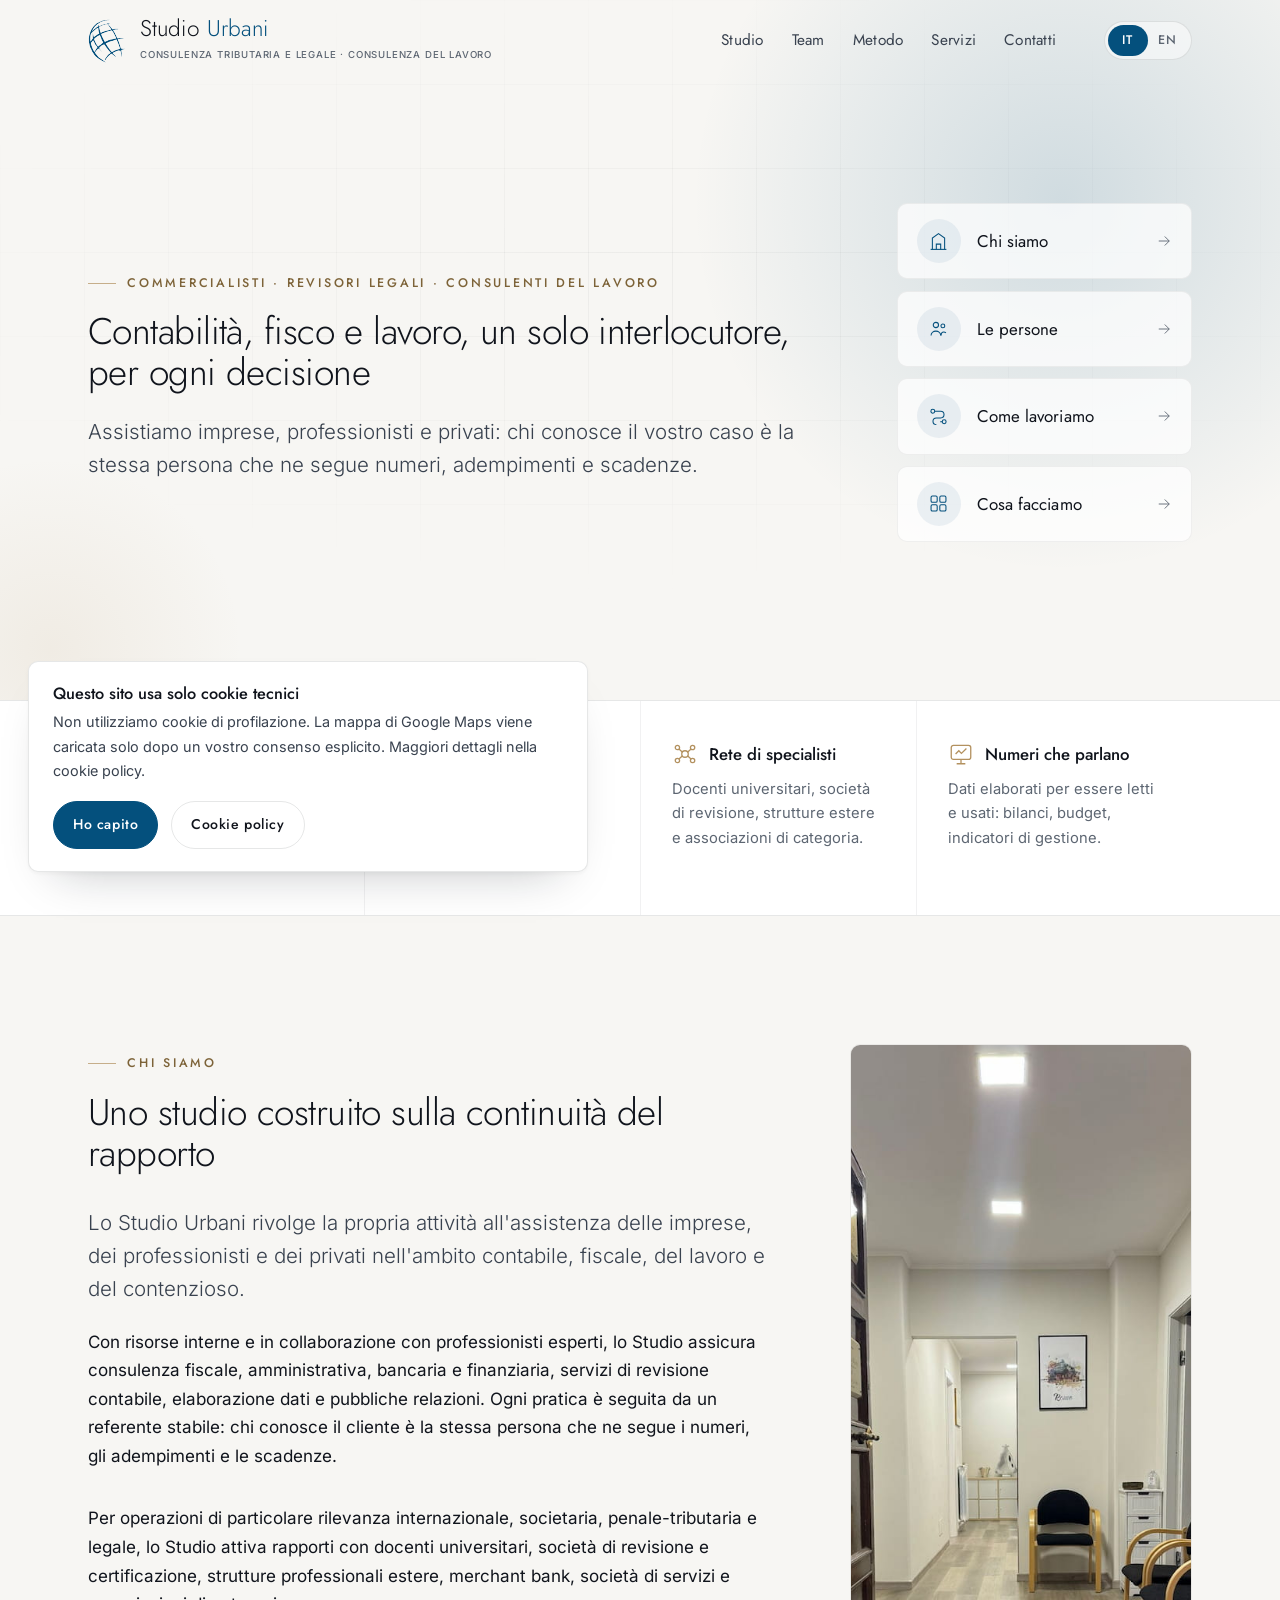
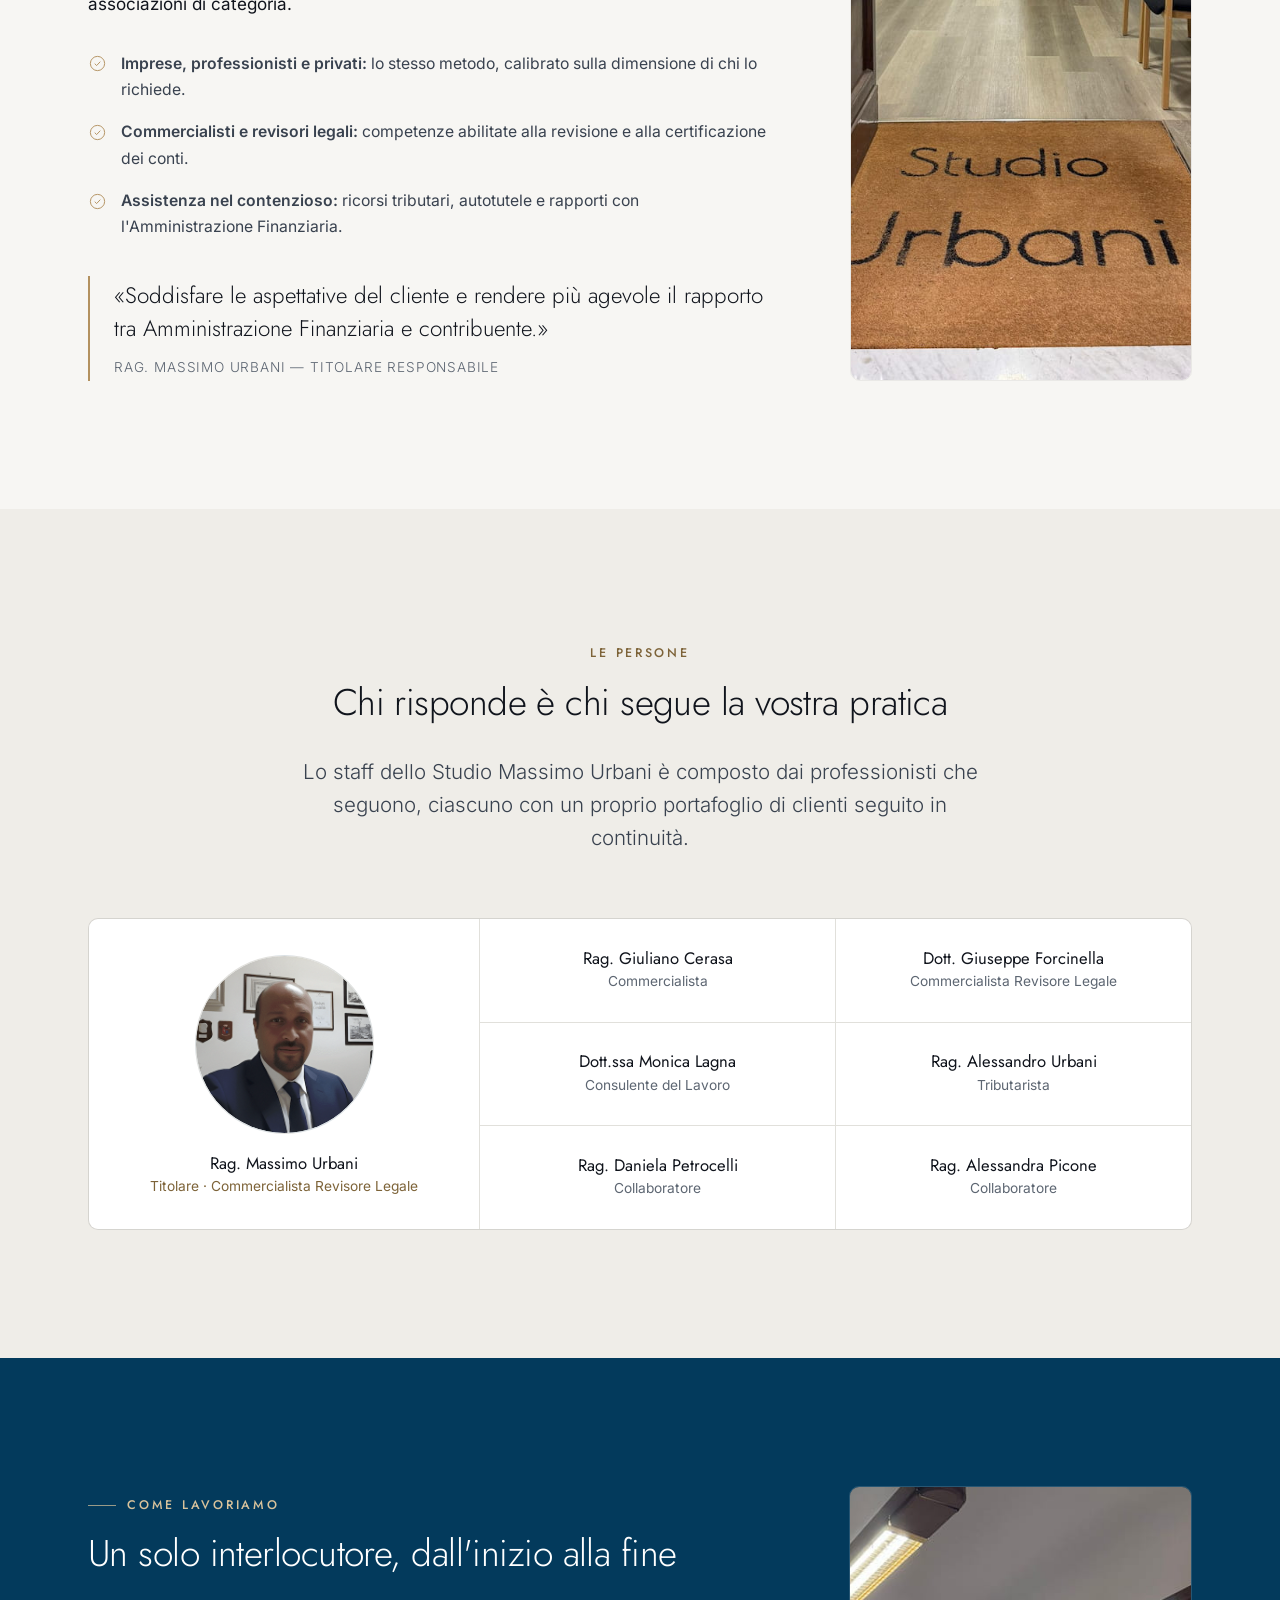
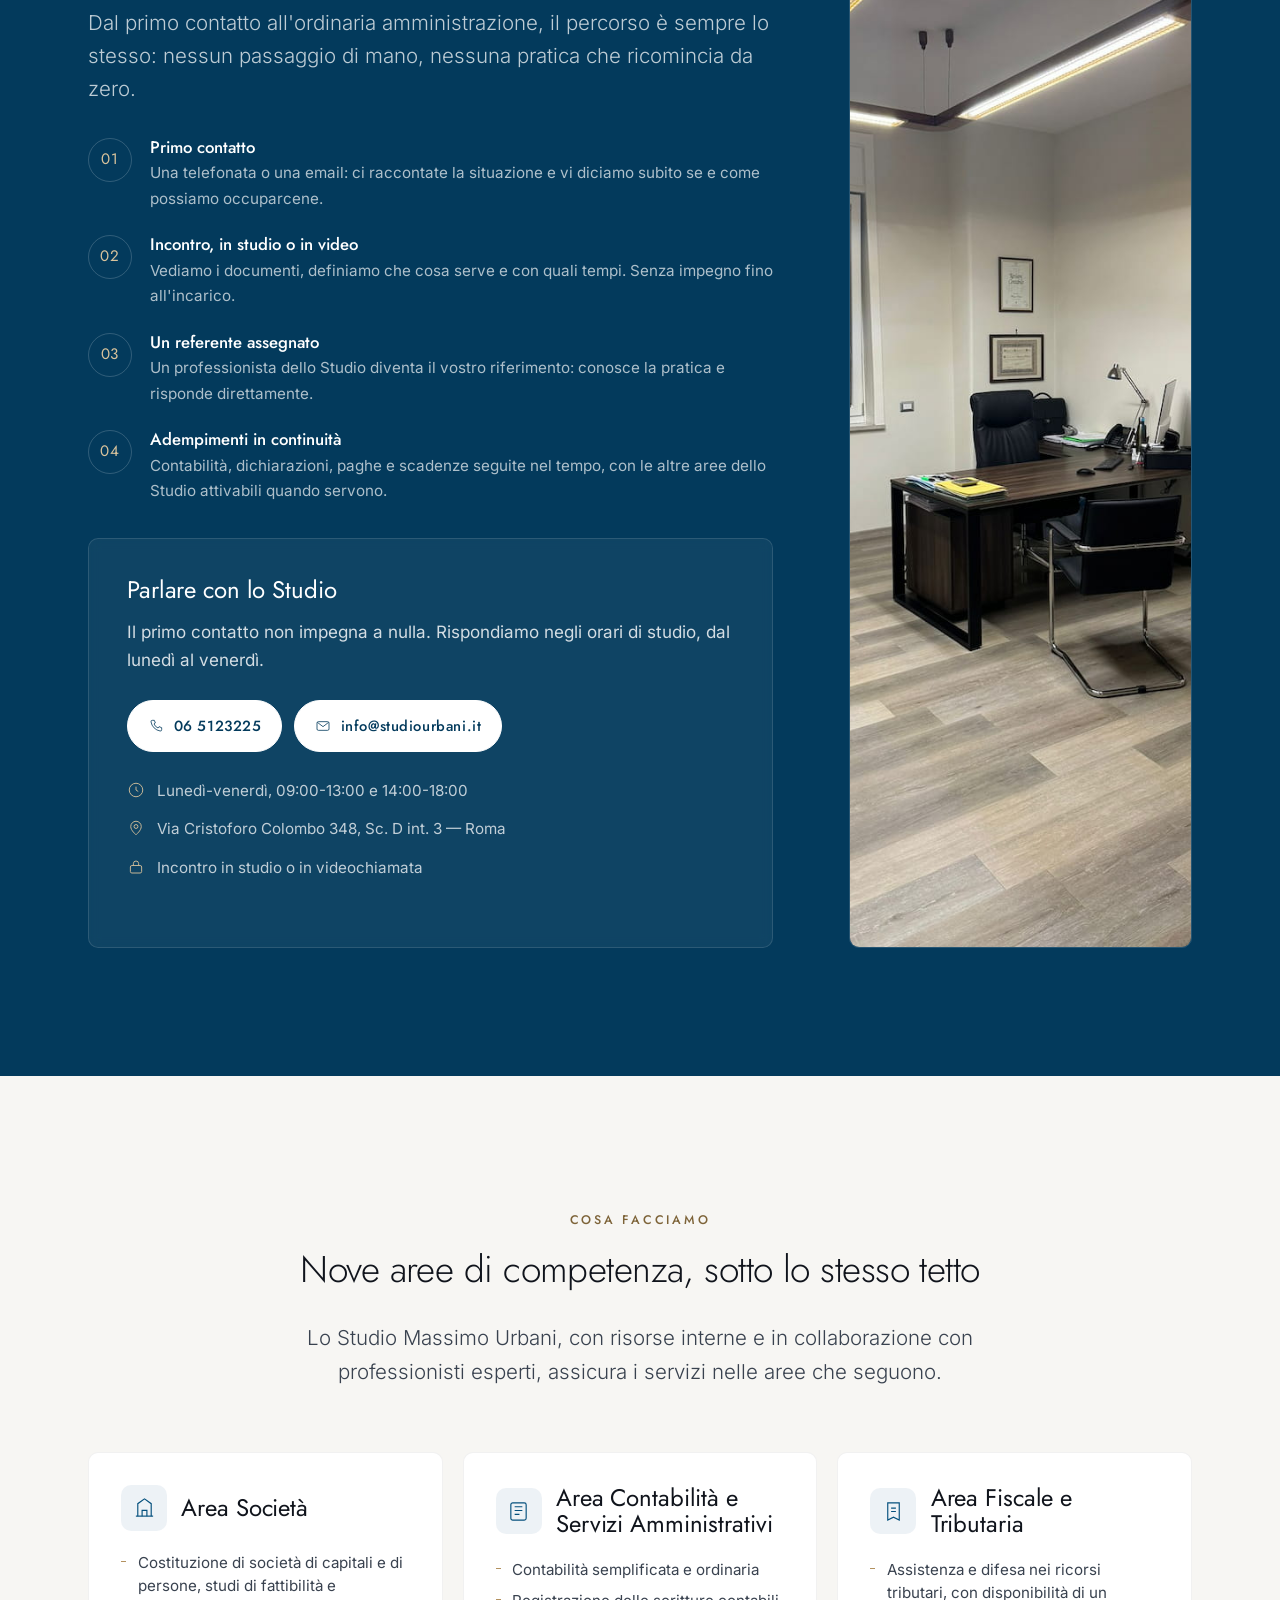
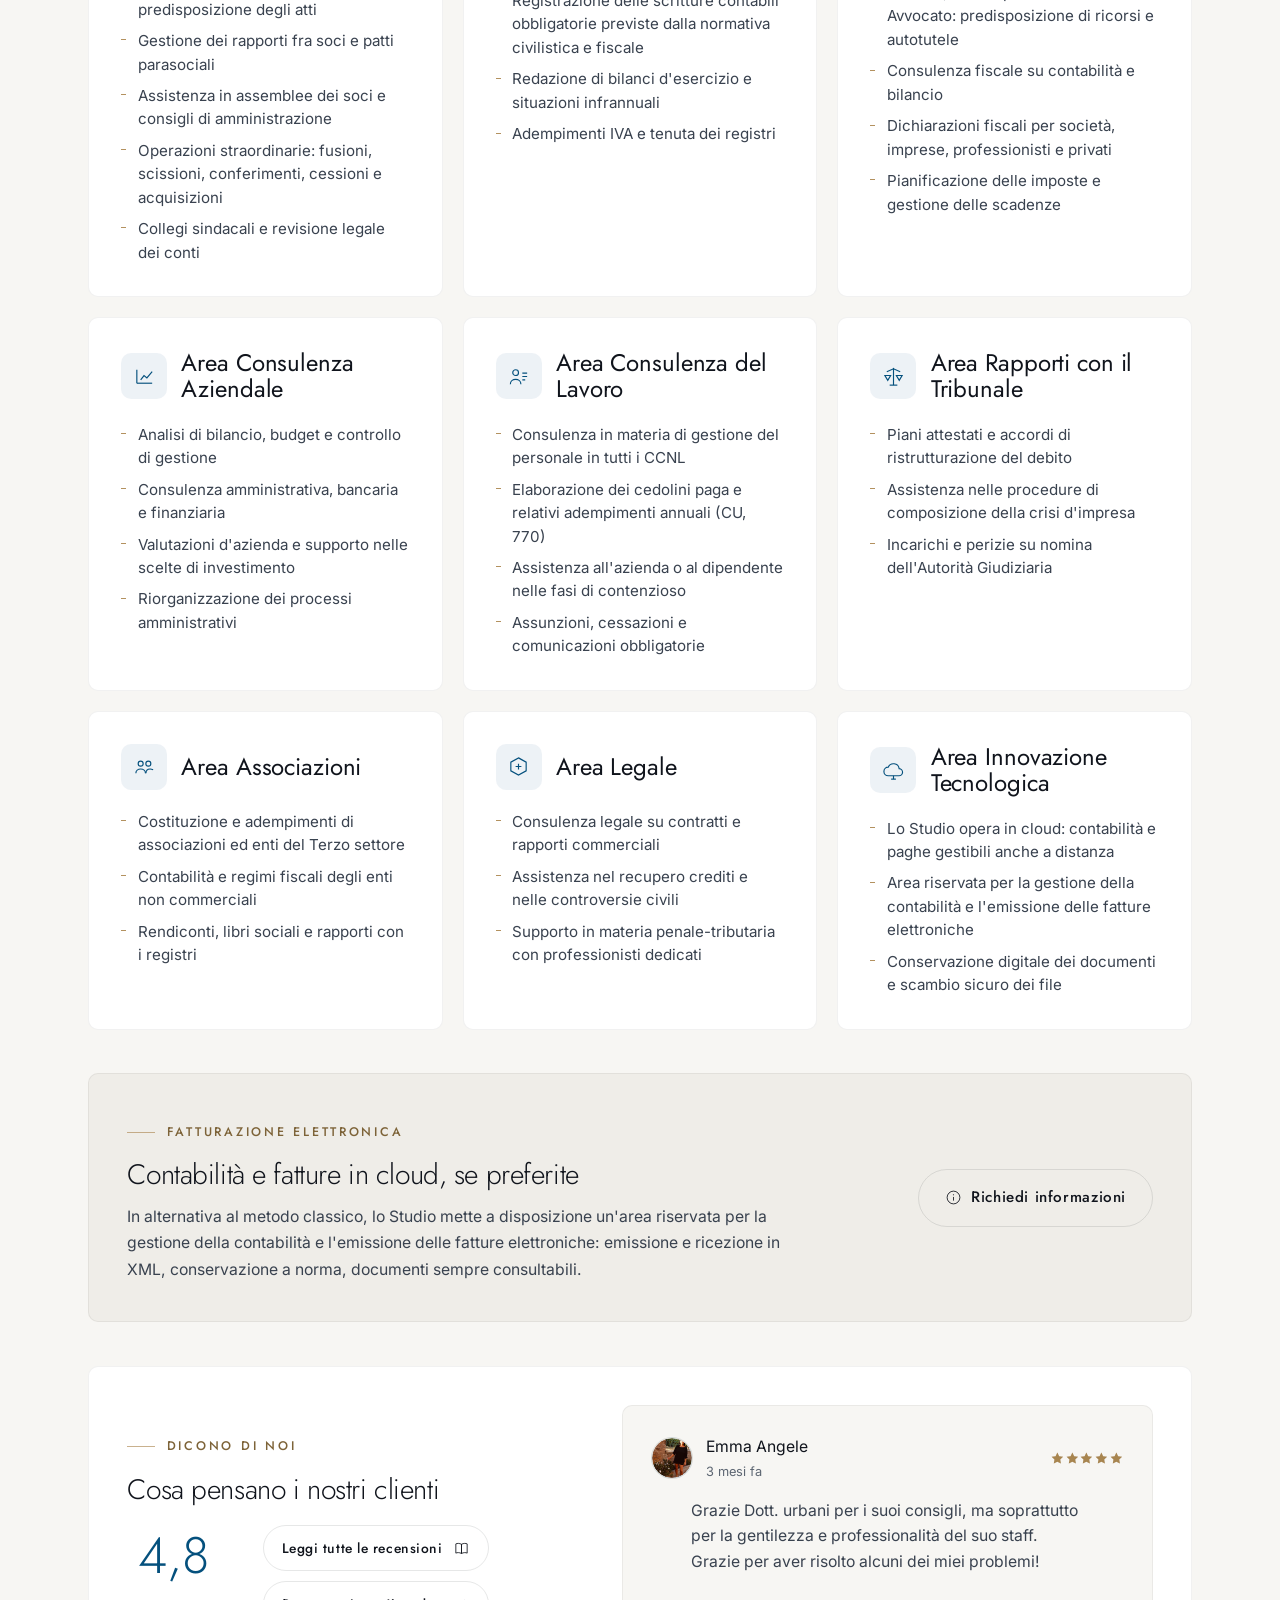
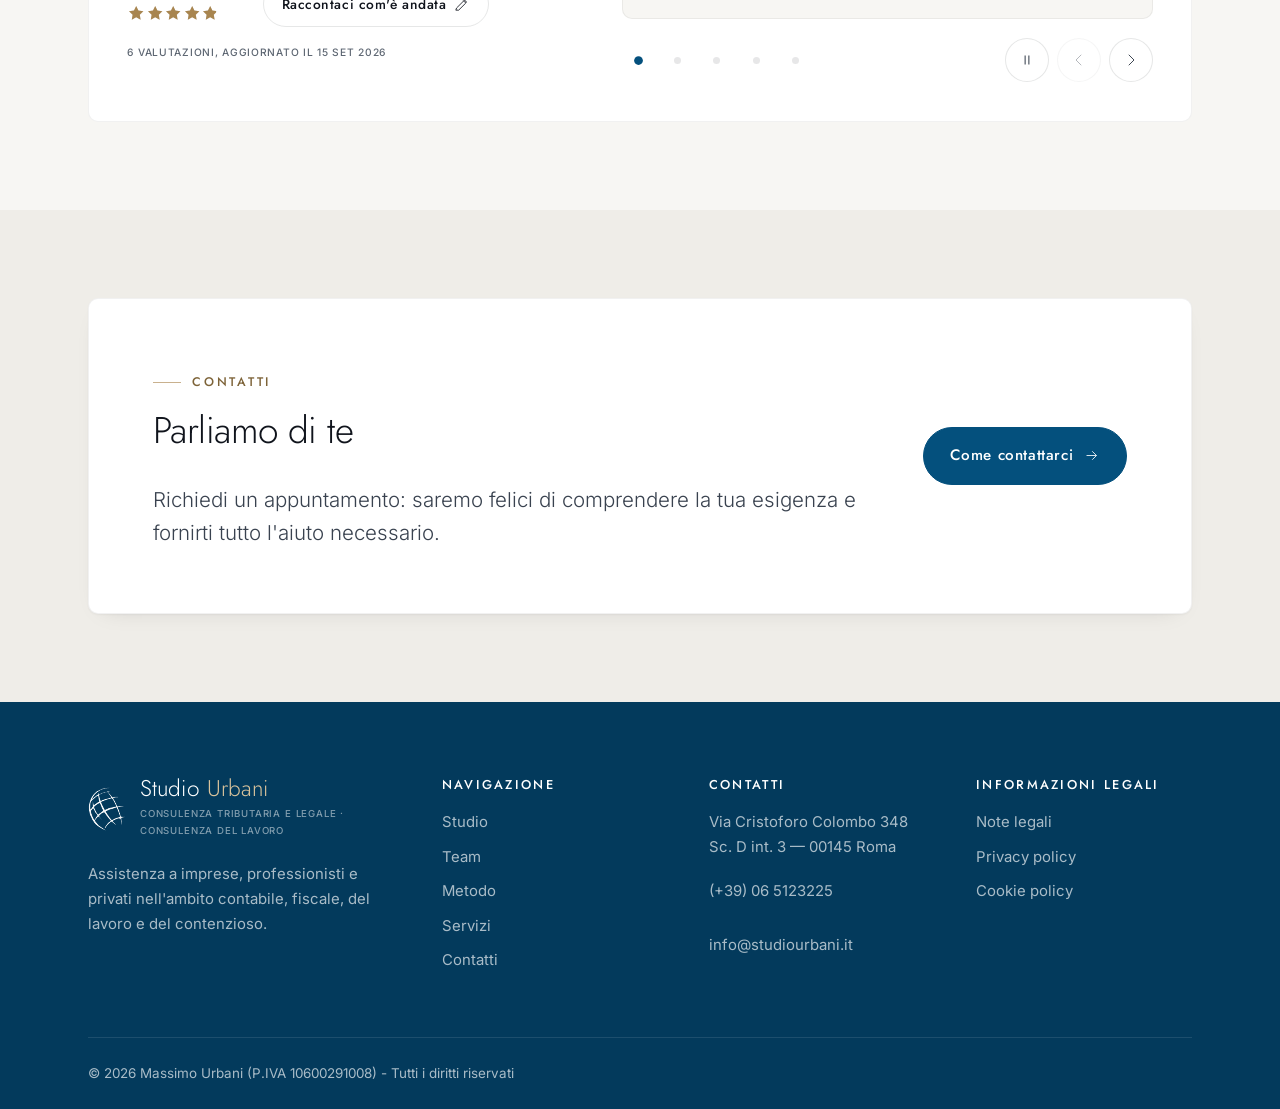
<file: index.html>
<!DOCTYPE html>
<html lang="it">
<head>
<meta charset="utf-8">
<meta name="viewport" content="width=device-width, initial-scale=1">
<title data-i18n="meta.home.title">Studio Urbani — Commercialisti, consulenza tributaria e del lavoro | Roma</title>
<meta name="description" data-i18n-content="meta.home.desc" content="Lo Studio Urbani assiste imprese, professionisti e privati nell'ambito contabile, fiscale, del lavoro e del contenzioso. Consulenza societaria, tributaria, del lavoro e legale a Roma.">
<meta name="theme-color" content="#f7f6f3">
<meta name="author" content="Studio Urbani">

<script>
  /* Anteprima su GitHub Pages: fuori dai motori di ricerca.
     Sul dominio finale questo blocco non fa nulla. */
  if (location.hostname.endsWith("github.io")) {
    var m = document.createElement("meta");
    m.name = "robots";
    m.content = "noindex, nofollow";
    document.head.appendChild(m);
  }
</script>


<link rel="canonical" href="https://www.studiourbani.it/">

<meta property="og:type" content="website">
<meta property="og:site_name" content="Studio Urbani">
<meta property="og:locale" content="it_IT">
<meta property="og:locale:alternate" content="en_US">
<meta property="og:title" content="Studio Urbani — Commercialisti, consulenza tributaria e del lavoro">
<meta property="og:description" content="Contabilità, fisco, lavoro e contenzioso: competenze integrate in un unico interlocutore, a Roma.">
<meta property="og:url" content="https://www.studiourbani.it/">
<meta property="og:image" content="https://www.studiourbani.it/assets/img/logo.png">
<meta name="twitter:card" content="summary">

<link rel="icon" href="assets/img/favicon.ico" sizes="any">
<link rel="icon" type="image/png" sizes="32x32" href="assets/img/favicon-32x32.png">
<link rel="icon" type="image/png" sizes="16x16" href="assets/img/favicon-16x16.png">
<link rel="apple-touch-icon" href="assets/img/apple-touch-icon.png">
<link rel="manifest" href="assets/img/site.webmanifest">
<link rel="preload" href="assets/fonts/jost-latin.woff2" as="font" type="font/woff2" crossorigin>
<link rel="preload" href="assets/fonts/inter-latin.woff2" as="font" type="font/woff2" crossorigin>
<script>document.documentElement.classList.add("js");</script>
<link rel="stylesheet" href="assets/css/style.css?v=20260907q">
<script type="application/ld+json">
{
  "@context": "https://schema.org",
  "@type": "AccountingService",
  "name": "Studio Urbani",
  "description": "Studio di commercialisti e consulenti del lavoro: assistenza contabile, fiscale, societaria, del lavoro e legale.",
  "url": "https://www.studiourbani.it/",
  "email": "info@studiourbani.it",
  "telephone": "+39065123225",
  "address": {
    "@type": "PostalAddress",
    "streetAddress": "Via Cristoforo Colombo 348, Sc. D int. 3",
    "postalCode": "00145",
    "addressLocality": "Roma",
    "addressCountry": "IT"
  },
  "openingHours": "Mo-Fr 09:00-13:00, Mo-Fr 14:00-18:00"
}
</script>
</head>
<body>
<a class="skip-link" href="#main" data-i18n="a11y.skip">Vai al contenuto</a>

<!-- ============ HEADER ============ -->
<header class="site-header" id="siteHeader">
  <div class="wrap site-header__inner">
    <a class="brand" href="index.html" aria-label="Studio Urbani — home">
      <img class="brand__logo" src="assets/img/logo.svg" alt="Studio Urbani">
      <span>
        <span class="wordmark">Studio <em>Urbani</em></span>
        <span class="brand__payoff" data-i18n="brand.payoff">Consulenza tributaria e legale · Consulenza del lavoro</span>
      </span>
    </a>

    <nav class="nav" id="mainNav" aria-label="Menu principale">
      <a href="#studio" data-i18n="nav.studio">Studio</a>
      <a href="#team" data-i18n="nav.team">Team</a>
      <a href="#rapporto" data-i18n="nav.rapporto">Metodo</a>
      <a href="#servizi" data-i18n="nav.servizi">Servizi</a>
      <a href="pages/contatti.html" data-i18n="nav.contatti">Contatti</a>
    </nav>

    <div class="header__actions">
      <div class="lang-switch" role="group" aria-label="Lingua / Language">
        <button type="button" data-lang="it" aria-pressed="true">IT</button>
        <button type="button" data-lang="en" aria-pressed="false">EN</button>
      </div>
      <button class="burger" id="burger" type="button" aria-expanded="false" aria-controls="mainNav" aria-label="Menu"><span></span></button>
    </div>
  </div>
</header>

<main id="main">

  <!-- ============ HERO ============ -->
  <section class="hero">
    <div class="hero__bg" aria-hidden="true"><div class="hero__grid"></div></div>
    <div class="wrap">
      <div class="hero__inner">
        <div>
          <p class="eyebrow reveal" data-i18n="hero.eyebrow">Commercialisti · Revisori legali · Consulenti del lavoro</p>
          <h1 class="reveal" data-delay="1" data-i18n="hero.title">Contabilità, fisco e lavoro, un solo interlocutore, per ogni decisione</h1>
          <p class="lead hero__lead reveal" data-delay="2" data-i18n="hero.lead">Assistiamo imprese, professionisti e privati: chi conosce il vostro caso è la stessa persona che ne segue numeri, adempimenti e scadenze.</p>
        </div>

        <nav class="hero__links" aria-label="Sezioni della pagina">
          <a class="hero__link reveal" data-delay="1" href="#studio">
            <span class="hero__link-icon"><svg viewBox="0 0 24 24" fill="none" stroke="currentColor" stroke-width="1.2" aria-hidden="true"><path d="M3 21h18"/><path d="M5 21V8l7-5 7 5v13"/><path d="M9.5 21v-6h5v6"/></svg></span>
            <span class="hero__link-label" data-i18n="hero.link1">Chi siamo</span>
            <svg class="hero__link-arrow" viewBox="0 0 24 24" fill="none" stroke="currentColor" stroke-width="1.2" aria-hidden="true"><path d="M5 12h14M13 6l6 6-6 6"/></svg>
          </a>
          <a class="hero__link reveal" data-delay="2" href="#team">
            <span class="hero__link-icon"><svg viewBox="0 0 24 24" fill="none" stroke="currentColor" stroke-width="1.2" aria-hidden="true"><circle cx="9" cy="8" r="3"/><path d="M3.5 20c0-3 2.5-5 5.5-5s5.5 2 5.5 5"/><circle cx="17" cy="9" r="2.2"/><path d="M15 20c0-2.4 1.2-4 3-4 1.4 0 2.5.9 2.5.9"/></svg></span>
            <span class="hero__link-label" data-i18n="hero.link2">Le persone</span>
            <svg class="hero__link-arrow" viewBox="0 0 24 24" fill="none" stroke="currentColor" stroke-width="1.2" aria-hidden="true"><path d="M5 12h14M13 6l6 6-6 6"/></svg>
          </a>
          <a class="hero__link reveal" data-delay="3" href="#rapporto">
            <span class="hero__link-icon"><svg viewBox="0 0 24 24" fill="none" stroke="currentColor" stroke-width="1.2" aria-hidden="true"><circle cx="5.5" cy="6" r="2.2"/><circle cx="18.5" cy="18" r="2.2"/><path d="M7.7 6h6.8a3.8 3.8 0 010 7.6H9.5a3.8 3.8 0 000 7.6"/><path d="M14 18h2.3"/></svg></span>
            <span class="hero__link-label" data-i18n="hero.link3">Come lavoriamo</span>
            <svg class="hero__link-arrow" viewBox="0 0 24 24" fill="none" stroke="currentColor" stroke-width="1.2" aria-hidden="true"><path d="M5 12h14M13 6l6 6-6 6"/></svg>
          </a>
          <a class="hero__link reveal" data-delay="4" href="#servizi">
            <span class="hero__link-icon"><svg viewBox="0 0 24 24" fill="none" stroke="currentColor" stroke-width="1.2" aria-hidden="true"><rect x="3.5" y="3.5" width="7" height="7" rx="1.5"/><rect x="13.5" y="3.5" width="7" height="7" rx="1.5"/><rect x="3.5" y="13.5" width="7" height="7" rx="1.5"/><rect x="13.5" y="13.5" width="7" height="7" rx="1.5"/></svg></span>
            <span class="hero__link-label" data-i18n="hero.link4">Cosa facciamo</span>
            <svg class="hero__link-arrow" viewBox="0 0 24 24" fill="none" stroke="currentColor" stroke-width="1.2" aria-hidden="true"><path d="M5 12h14M13 6l6 6-6 6"/></svg>
          </a>
        </nav>
      </div>
    </div>
  </section>

  <!-- ============ STRIP VALORI ============ -->
  <section class="strip">
    <div class="wrap">
      <div class="strip__inner">
        <div class="strip__item reveal">
          <div class="strip__head">
            <svg viewBox="0 0 24 24" fill="none" stroke="currentColor" stroke-width="1.2" aria-hidden="true"><path d="M12 3l8 4v6c0 4.5-3.2 7.2-8 8.6C7.2 20.2 4 17.5 4 13V7l8-4z"/><path d="M9 12l2.2 2.2L15.5 10"/></svg>
            <h2 data-i18n="values.1.t">Referente stabile</h2>
          </div>
          <p data-i18n="values.1.d">La stessa persona segue la vostra pratica nel tempo: non si riparte da capo a ogni chiamata.</p>
        </div>
        <div class="strip__item reveal" data-delay="1">
          <div class="strip__head">
            <svg viewBox="0 0 24 24" fill="none" stroke="currentColor" stroke-width="1.2" aria-hidden="true"><path d="M12 3v18"/><path d="M5 7l7-3 7 3"/><path d="M3 11h6l-3 5-3-5zM15 11h6l-3 5-3-5z"/><path d="M8 21h8"/></svg>
            <h2 data-i18n="values.2.t">Contenzioso incluso</h2>
          </div>
          <p data-i18n="values.2.d">Accertamenti, cartelle e ricorsi tributari seguiti in studio, con un Avvocato quando serve.</p>
        </div>
        <div class="strip__item reveal" data-delay="2">
          <div class="strip__head">
            <svg viewBox="0 0 24 24" fill="none" stroke="currentColor" stroke-width="1.2" aria-hidden="true"><circle cx="12" cy="12" r="3"/><circle cx="5" cy="6" r="2"/><circle cx="19" cy="6" r="2"/><circle cx="5" cy="18" r="2"/><circle cx="19" cy="18" r="2"/><path d="M9.7 10.3L6.4 7.4M14.3 10.3l3.3-2.9M9.7 13.7l-3.3 2.9M14.3 13.7l3.3 2.9"/></svg>
            <h2 data-i18n="values.3.t">Rete di specialisti</h2>
          </div>
          <p data-i18n="values.3.d">Docenti universitari, società di revisione, strutture estere e associazioni di categoria.</p>
        </div>
        <div class="strip__item reveal" data-delay="3">
          <div class="strip__head">
            <svg viewBox="0 0 24 24" fill="none" stroke="currentColor" stroke-width="1.2" aria-hidden="true"><path d="M8 21h8M12 17v4"/><rect x="3" y="4" width="18" height="13" rx="2"/><path d="M7 12l3-3 2.4 2.4L17 7"/></svg>
            <h2 data-i18n="values.4.t">Numeri che parlano</h2>
          </div>
          <p data-i18n="values.4.d">Dati elaborati per essere letti e usati: bilanci, budget, indicatori di gestione.</p>
        </div>
      </div>
    </div>
  </section>

  <!-- ============ CHI SIAMO ============ -->
  <section class="section" id="studio">
    <div class="wrap">
      <div class="about">
        <div class="about__content">
          <div class="reveal">
            <p class="eyebrow" data-i18n="about.eyebrow">Chi siamo</p>
            <h2 data-i18n="about.title">Uno studio costruito sulla continuità del rapporto</h2>
            <p class="lead mt-3" data-i18n="about.p1">Lo Studio Urbani rivolge la propria attività all'assistenza delle imprese, dei professionisti e dei privati nell'ambito contabile, fiscale, del lavoro e del contenzioso.</p>
            <p data-i18n="about.p2">Con risorse interne e in collaborazione con professionisti esperti, lo Studio assicura consulenza fiscale, amministrativa, bancaria e finanziaria, servizi di revisione contabile, elaborazione dati e pubbliche relazioni. Ogni pratica è seguita da un referente stabile: chi conosce il cliente è la stessa persona che ne segue i numeri, gli adempimenti e le scadenze.</p>
          </div>

          <div class="about__body reveal" data-delay="1">
            <p data-i18n="about.p3">Per operazioni di particolare rilevanza internazionale, societaria, penale-tributaria e legale, lo Studio attiva rapporti con docenti universitari, società di revisione e certificazione, strutture professionali estere, merchant bank, società di servizi e associazioni di categoria.</p>

            <ul class="about__list">
              <li>
                <svg viewBox="0 0 24 24" fill="none" stroke="currentColor" stroke-width="1.2" aria-hidden="true"><circle cx="12" cy="12" r="9"/><path d="M8.5 12.2l2.4 2.4 4.6-4.9"/></svg>
                <span data-i18n="about.li1"><strong>Imprese, professionisti e privati:</strong> lo stesso metodo, calibrato sulla dimensione di chi lo richiede.</span>
              </li>
              <li>
                <svg viewBox="0 0 24 24" fill="none" stroke="currentColor" stroke-width="1.2" aria-hidden="true"><circle cx="12" cy="12" r="9"/><path d="M8.5 12.2l2.4 2.4 4.6-4.9"/></svg>
                <span data-i18n="about.li2"><strong>Commercialisti e revisori legali:</strong> competenze abilitate alla revisione e alla certificazione dei conti.</span>
              </li>
              <li>
                <svg viewBox="0 0 24 24" fill="none" stroke="currentColor" stroke-width="1.2" aria-hidden="true"><circle cx="12" cy="12" r="9"/><path d="M8.5 12.2l2.4 2.4 4.6-4.9"/></svg>
                <span data-i18n="about.li3"><strong>Assistenza nel contenzioso:</strong> ricorsi tributari, autotutele e rapporti con l'Amministrazione Finanziaria.</span>
              </li>
            </ul>

            <blockquote class="quote">
              <span data-i18n="about.quote">«Soddisfare le aspettative del cliente e rendere più agevole il rapporto tra Amministrazione Finanziaria e contribuente.»</span>
              <footer>Rag. Massimo Urbani — <span data-i18n="about.quoteRole">Titolare responsabile</span></footer>
            </blockquote>
          </div>
        </div>

        <div class="gallery--3 reveal" data-delay="2">
          <img src="assets/img/1.jpg" alt="L'ingresso dello Studio Urbani" data-i18n-alt="about.photo1" width="900" height="1200" loading="lazy" decoding="async">
          <img src="assets/img/2.jpg" alt="Sala d'attesa dello Studio Urbani" data-i18n-alt="about.photo2" width="900" height="1200" loading="lazy" decoding="async">
          <img src="assets/img/4.jpg" alt="Corridoio e archivio dello Studio Urbani" data-i18n-alt="about.photo3" width="900" height="1200" loading="lazy" decoding="async">
        </div>
      </div>
    </div>
  </section>

  <!-- ============ TEAM ============ -->
  <section class="section section--paper2" id="team">
    <div class="wrap">
      <div class="section-head section-head--center reveal">
        <p class="eyebrow" data-i18n="team.eyebrow">Le persone</p>
        <h2 data-i18n="team.title">Chi risponde è chi segue la vostra pratica</h2>
        <p class="lead mt-3" data-i18n="team.lead">Lo staff dello Studio Massimo Urbani è composto dai professionisti che seguono, ciascuno con un proprio portafoglio di clienti seguito in continuità.</p>
      </div>

      <div class="team reveal" data-delay="1">
        <article class="team__card team__card--lead">
          <div class="team__photo"><img src="assets/img/massimo_urbani_face.png" alt="" width="380" height="380" loading="lazy" decoding="async"></div>
          <h3>Rag. Massimo Urbani</h3>
          <p class="team__role" data-i18n="team.role1">Titolare · Commercialista Revisore Legale</p>
        </article>
        <article class="team__card team__card--plain">
          <h3>Rag. Giuliano Cerasa</h3>
          <p class="team__role" data-i18n="team.role2">Commercialista</p>
        </article>
        <article class="team__card team__card--plain">
          <h3>Dott. Giuseppe Forcinella</h3>
          <p class="team__role" data-i18n="team.role3">Commercialista Revisore Legale</p>
        </article>
        <article class="team__card team__card--plain">
          <h3>Dott.ssa Monica Lagna</h3>
          <p class="team__role" data-i18n="team.role4">Consulente del Lavoro</p>
        </article>
        <article class="team__card team__card--plain">
          <h3>Rag. Alessandro Urbani</h3>
          <p class="team__role" data-i18n="team.role5">Tributarista</p>
        </article>
        <article class="team__card team__card--plain">
          <h3>Rag. Daniela Petrocelli</h3>
          <p class="team__role" data-i18n="team.role6">Collaboratore</p>
        </article>
        <article class="team__card team__card--plain">
          <h3>Rag. Alessandra Picone</h3>
          <p class="team__role" data-i18n="team.role7">Collaboratore</p>
        </article>
      </div>
    </div>
  </section>

  <!-- ============ COME LAVORIAMO (fascia scura) ============ -->
  <section class="section section--dark" id="rapporto">
    <div class="wrap">
      <div class="billing">
        <div class="billing__content">
          <div class="reveal">
            <p class="eyebrow" data-i18n="rel.eyebrow">Come lavoriamo</p>
            <h2 data-i18n="rel.title">Un solo interlocutore, dall'inizio alla fine</h2>
            <p class="lead mt-3" data-i18n="rel.lead">Dal primo contatto all'ordinaria amministrazione, il percorso è sempre lo stesso: nessun passaggio di mano, nessuna pratica che ricomincia da zero.</p>

            <ol class="steps mt-3">
              <li>
                <div>
                  <h3 data-i18n="rel.s1.t">Primo contatto</h3>
                  <p data-i18n="rel.s1.d">Una telefonata o una email: ci raccontate la situazione e vi diciamo subito se e come possiamo occuparcene.</p>
                </div>
              </li>
              <li>
                <div>
                  <h3 data-i18n="rel.s2.t">Incontro, in studio o in video</h3>
                  <p data-i18n="rel.s2.d">Vediamo i documenti, definiamo che cosa serve e con quali tempi. Senza impegno fino all'incarico.</p>
                </div>
              </li>
              <li>
                <div>
                  <h3 data-i18n="rel.s3.t">Un referente assegnato</h3>
                  <p data-i18n="rel.s3.d">Un professionista dello Studio diventa il vostro riferimento: conosce la pratica e risponde direttamente.</p>
                </div>
              </li>
              <li>
                <div>
                  <h3 data-i18n="rel.s4.t">Adempimenti in continuità</h3>
                  <p data-i18n="rel.s4.d">Contabilità, dichiarazioni, paghe e scadenze seguite nel tempo, con le altre aree dello Studio attivabili quando servono.</p>
                </div>
              </li>
            </ol>
          </div>

          <aside class="panel reveal" data-delay="2">
            <h2 data-i18n="rel.panel.t">Parlare con lo Studio</h2>
            <p data-i18n="rel.panel.d">Il primo contatto non impegna a nulla. Rispondiamo negli orari di studio, dal lunedì al venerdì.</p>
            <div class="panel__actions">
              <a class="btn btn--light" href="tel:+39065123225">
                <svg viewBox="0 0 24 24" fill="none" stroke="currentColor" stroke-width="1.2" aria-hidden="true"><path d="M6.5 3.5h3l1.5 4-2 1.4a11 11 0 006.1 6.1l1.4-2 4 1.5v3a2 2 0 01-2.2 2A16.5 16.5 0 014.5 5.7 2 2 0 016.5 3.5z"/></svg>
                06 5123225
              </a>
              <a class="btn btn--light" href="mailto:info@studiourbani.it">
                <svg viewBox="0 0 24 24" fill="none" stroke="currentColor" stroke-width="1.2" aria-hidden="true"><rect x="3" y="5.5" width="18" height="13" rx="2"/><path d="M3.8 6.7L12 13l8.2-6.3"/></svg>
                info@studiourbani.it
              </a>
            </div>
            <ul class="panel__meta">
              <li>
                <svg viewBox="0 0 24 24" fill="none" stroke="currentColor" stroke-width="1.2" aria-hidden="true"><circle cx="12" cy="12" r="9"/><path d="M12 7.5V12l3 2"/></svg>
                <span data-i18n="rel.panel.l1">Lunedì-venerdì, 09:00-13:00 e 14:00-18:00</span>
              </li>
              <li>
                <svg viewBox="0 0 24 24" fill="none" stroke="currentColor" stroke-width="1.2" aria-hidden="true"><path d="M12 21s7-5.6 7-11a7 7 0 10-14 0c0 5.4 7 11 7 11z"/><circle cx="12" cy="10" r="2.6"/></svg>
                <span data-i18n="rel.panel.l2">Via Cristoforo Colombo 348, Sc. D int. 3 — Roma</span>
              </li>
              <li>
                <svg viewBox="0 0 24 24" fill="none" stroke="currentColor" stroke-width="1.2" aria-hidden="true"><rect x="4.5" y="10" width="15" height="10" rx="2"/><path d="M8.5 10V7.5a3.5 3.5 0 017 0V10"/></svg>
                <span data-i18n="rel.panel.l3">Incontro in studio o in videochiamata</span>
              </li>
            </ul>
          </aside>
        </div>

        <div class="gallery--3 reveal" data-delay="2">
          <img src="assets/img/5.jpg" alt="Una delle sale riunioni dello Studio Urbani" data-i18n-alt="rel.photo1" width="900" height="1200" loading="lazy" decoding="async">
          <img src="assets/img/6.jpg" alt="Un'altra sala riunioni dello Studio Urbani" data-i18n-alt="rel.photo2" width="900" height="1200" loading="lazy" decoding="async">
          <img src="assets/img/3.jpg" alt="Le targhe dello Studio Urbani sulla porta d'ingresso" data-i18n-alt="rel.photo3" width="900" height="1200" loading="lazy" decoding="async">
        </div>
      </div>
    </div>
  </section>

  <!-- ============ SERVIZI ============ -->
  <section class="section" id="servizi">
    <div class="wrap">
      <div class="section-head section-head--center reveal">
        <p class="eyebrow" data-i18n="services.eyebrow">Cosa facciamo</p>
        <h2 data-i18n="services.title">Nove aree di competenza, sotto lo stesso tetto</h2>
        <p class="lead mt-3" data-i18n="services.lead">Lo Studio Massimo Urbani, con risorse interne e in collaborazione con professionisti esperti, assicura i servizi nelle aree che seguono.</p>
      </div>

      <div class="services">
        <article class="service reveal">
          <div class="service__head">
            <div class="service__icon"><svg viewBox="0 0 24 24" fill="none" stroke="currentColor" aria-hidden="true"><path d="M3 21h18"/><path d="M5 21V8l7-5 7 5v13"/><path d="M9.5 21v-6h5v6"/></svg></div>
            <h3 data-i18n="srv.1.t">Area Società</h3>
          </div>
          <ul>
            <li data-i18n="srv.1.l1">Costituzione di società di capitali e di persone, studi di fattibilità e predisposizione degli atti</li>
            <li data-i18n="srv.1.l2">Gestione dei rapporti fra soci e patti parasociali</li>
            <li data-i18n="srv.1.l3">Assistenza in assemblee dei soci e consigli di amministrazione</li>
            <li data-i18n="srv.1.l4">Operazioni straordinarie: fusioni, scissioni, conferimenti, cessioni e acquisizioni</li>
            <li data-i18n="srv.1.l5">Collegi sindacali e revisione legale dei conti</li>
          </ul>
        </article>

        <article class="service reveal" data-delay="1">
          <div class="service__head">
            <div class="service__icon"><svg viewBox="0 0 24 24" fill="none" stroke="currentColor" aria-hidden="true"><rect x="4" y="3" width="16" height="18" rx="2"/><path d="M8 7h8M8 11h8M8 15h5"/></svg></div>
            <h3 data-i18n="srv.2.t">Area Contabilità e Servizi Amministrativi</h3>
          </div>
          <ul>
            <li data-i18n="srv.2.l1">Contabilità semplificata e ordinaria</li>
            <li data-i18n="srv.2.l2">Registrazione delle scritture contabili obbligatorie previste dalla normativa civilistica e fiscale</li>
            <li data-i18n="srv.2.l3">Redazione di bilanci d'esercizio e situazioni infrannuali</li>
            <li data-i18n="srv.2.l4">Adempimenti IVA e tenuta dei registri</li>
          </ul>
        </article>

        <article class="service reveal" data-delay="2">
          <div class="service__head">
            <div class="service__icon"><svg viewBox="0 0 24 24" fill="none" stroke="currentColor" aria-hidden="true"><path d="M6 3h12v18l-6-3-6 3V3z"/><path d="M9.5 8.5h5M9.5 12h5"/></svg></div>
            <h3 data-i18n="srv.3.t">Area Fiscale e Tributaria</h3>
          </div>
          <ul>
            <li data-i18n="srv.3.l1">Assistenza e difesa nei ricorsi tributari, con disponibilità di un Avvocato: predisposizione di ricorsi e autotutele</li>
            <li data-i18n="srv.3.l2">Consulenza fiscale su contabilità e bilancio</li>
            <li data-i18n="srv.3.l3">Dichiarazioni fiscali per società, imprese, professionisti e privati</li>
            <li data-i18n="srv.3.l4">Pianificazione delle imposte e gestione delle scadenze</li>
          </ul>
        </article>

        <article class="service reveal">
          <div class="service__head">
            <div class="service__icon"><svg viewBox="0 0 24 24" fill="none" stroke="currentColor" aria-hidden="true"><path d="M4 19V5"/><path d="M4 19h16"/><path d="M8 15.5l3.5-4.5 3 2.5L20 7"/></svg></div>
            <h3 data-i18n="srv.4.t">Area Consulenza Aziendale</h3>
          </div>
          <ul>
            <li data-i18n="srv.4.l1">Analisi di bilancio, budget e controllo di gestione</li>
            <li data-i18n="srv.4.l2">Consulenza amministrativa, bancaria e finanziaria</li>
            <li data-i18n="srv.4.l3">Valutazioni d'azienda e supporto nelle scelte di investimento</li>
            <li data-i18n="srv.4.l4">Riorganizzazione dei processi amministrativi</li>
          </ul>
        </article>

        <article class="service reveal" data-delay="1">
          <div class="service__head">
            <div class="service__icon"><svg viewBox="0 0 24 24" fill="none" stroke="currentColor" aria-hidden="true"><circle cx="9" cy="8" r="3"/><path d="M3.5 20c0-3 2.5-5 5.5-5s5.5 2 5.5 5"/><path d="M16 8.5h5M16 12h5M16 15.5h3"/></svg></div>
            <h3 data-i18n="srv.5.t">Area Consulenza del Lavoro</h3>
          </div>
          <ul>
            <li data-i18n="srv.5.l1">Consulenza in materia di gestione del personale in tutti i CCNL</li>
            <li data-i18n="srv.5.l2">Elaborazione dei cedolini paga e relativi adempimenti annuali (CU, 770)</li>
            <li data-i18n="srv.5.l3">Assistenza all'azienda o al dipendente nelle fasi di contenzioso</li>
            <li data-i18n="srv.5.l4">Assunzioni, cessazioni e comunicazioni obbligatorie</li>
          </ul>
        </article>

        <article class="service reveal" data-delay="2">
          <div class="service__head">
            <div class="service__icon"><svg viewBox="0 0 24 24" fill="none" stroke="currentColor" aria-hidden="true"><path d="M12 3v18"/><path d="M5 7l7-3 7 3"/><path d="M3 11h6l-3 5-3-5zM15 11h6l-3 5-3-5z"/><path d="M8 21h8"/></svg></div>
            <h3 data-i18n="srv.6.t">Area Rapporti con il Tribunale</h3>
          </div>
          <ul>
            <li data-i18n="srv.6.l1">Piani attestati e accordi di ristrutturazione del debito</li>
            <li data-i18n="srv.6.l2">Assistenza nelle procedure di composizione della crisi d'impresa</li>
            <li data-i18n="srv.6.l3">Incarichi e perizie su nomina dell'Autorità Giudiziaria</li>
          </ul>
        </article>

        <article class="service reveal">
          <div class="service__head">
            <div class="service__icon"><svg viewBox="0 0 24 24" fill="none" stroke="currentColor" aria-hidden="true"><circle cx="8" cy="9" r="2.6"/><circle cx="16" cy="9" r="2.6"/><path d="M3 19c0-2.5 2.2-4.4 5-4.4s5 1.9 5 4.4"/><path d="M13.5 19c0-2.5 1.8-4.4 4.3-4.4 1.6 0 3.2.7 3.2.7"/></svg></div>
            <h3 data-i18n="srv.7.t">Area Associazioni</h3>
          </div>
          <ul>
            <li data-i18n="srv.7.l1">Costituzione e adempimenti di associazioni ed enti del Terzo settore</li>
            <li data-i18n="srv.7.l2">Contabilità e regimi fiscali degli enti non commerciali</li>
            <li data-i18n="srv.7.l3">Rendiconti, libri sociali e rapporti con i registri</li>
          </ul>
        </article>

        <article class="service reveal" data-delay="1">
          <div class="service__head">
            <div class="service__icon"><svg viewBox="0 0 24 24" fill="none" stroke="currentColor" aria-hidden="true"><path d="M12 3l8 4.5v9L12 21l-8-4.5v-9L12 3z"/><path d="M9 12h6M12 9v6"/></svg></div>
            <h3 data-i18n="srv.8.t">Area Legale</h3>
          </div>
          <ul>
            <li data-i18n="srv.8.l1">Consulenza legale su contratti e rapporti commerciali</li>
            <li data-i18n="srv.8.l2">Assistenza nel recupero crediti e nelle controversie civili</li>
            <li data-i18n="srv.8.l3">Supporto in materia penale-tributaria con professionisti dedicati</li>
          </ul>
        </article>

        <article class="service reveal" data-delay="2">
          <div class="service__head">
            <div class="service__icon"><svg viewBox="0 0 24 24" fill="none" stroke="currentColor" aria-hidden="true"><path d="M6.5 17.5a4.5 4.5 0 010-9 6 6 0 0111.4 1.5A3.6 3.6 0 0117.5 17.5H6.5z"/><path d="M9.5 21h5"/><path d="M12 17.5V21"/></svg></div>
            <h3 data-i18n="srv.9.t">Area Innovazione Tecnologica</h3>
          </div>
          <ul>
            <li data-i18n="srv.9.l1">Lo Studio opera in cloud: contabilità e paghe gestibili anche a distanza</li>
            <li data-i18n="srv.9.l2">Area riservata per la gestione della contabilità e l'emissione delle fatture elettroniche</li>
            <li data-i18n="srv.9.l3">Conservazione digitale dei documenti e scambio sicuro dei file</li>
          </ul>
        </article>      </div>

      <aside class="billing-note reveal" id="fatturazione">
        <div>
          <p class="eyebrow" data-i18n="billing.eyebrow">Fatturazione elettronica</p>
          <h2 data-i18n="billing.title">Contabilità e fatture in cloud, se preferite</h2>
          <p data-i18n="billing.lead">In alternativa al metodo classico, lo Studio mette a disposizione un'area riservata per la gestione della contabilità e l'emissione delle fatture elettroniche: emissione e ricezione in XML, conservazione a norma, documenti sempre consultabili.</p>
        </div>
        <div class="btn-row">
          <a class="btn btn--ghost" href="pages/contatti.html">
            <svg viewBox="0 0 24 24" fill="none" stroke="currentColor" stroke-width="1.2" aria-hidden="true"><circle cx="12" cy="12" r="9"/><path d="M12 11.2v5.2"/><circle cx="12" cy="8.1" r=".85" fill="currentColor" stroke="none"/></svg>
            <span data-i18n="billing.panel.cta">Richiedi informazioni</span>
          </a>
        </div>
      </aside>
    </div>
  </section>

  <!-- ============ Dicono di noi ============
       La sezione resta nascosta finche' assets/data/reviews.json non esiste:
       nessuna recensione inventata, nessuna cornice vuota. Il file lo aggiorna
       ogni giorno il workflow .github/workflows/reviews.yml. -->
  <section class="section section--tight" id="dicono" hidden>
    <div class="wrap">
      <article class="reviews reveal" data-reviews>
        <div class="reviews__aside">
          <p class="eyebrow" data-i18n="reviews.eyebrow">Dicono di noi</p>
          <h2 data-i18n="reviews.title">Cosa pensano i nostri clienti</h2>
          <div class="reviews__figures">
            <p class="reviews__score">
              <span class="reviews__avg" data-reviews-avg></span>
              <span class="reviews__stars" data-reviews-stars role="img"></span>
            </p>
            <div class="reviews__side">
              <a class="btn btn--ghost btn--sm" data-reviews-link href="https://www.google.com/maps/place/Studio+Massimo+Urbani" target="_blank" rel="noopener noreferrer">
                <span data-i18n="reviews.all">Leggi tutte le recensioni</span>
                <svg viewBox="0 0 24 24" fill="none" stroke="currentColor" stroke-width="1.2" aria-hidden="true"><path d="M4 5.5c2-1 5-1 8 .5v13c-3-1.5-6-1.5-8-.5z"/><path d="M20 5.5c-2-1-5-1-8 .5v13c3-1.5 6-1.5 8-.5z"/></svg>
              </a>
              <a class="btn btn--ghost btn--sm" data-reviews-write href="https://search.google.com/local/writereview?placeid=ChIJW62YZ2SKJRMRzBp1lx-ugsQ" target="_blank" rel="noopener noreferrer">
                <span data-i18n="reviews.write">Raccontaci com'è andata</span>
                <svg viewBox="0 0 24 24" fill="none" stroke="currentColor" stroke-width="1.2" aria-hidden="true"><path d="M4 20h4l10-10a2.1 2.1 0 10-3-3L5 17z"/><path d="M14.5 6.5l3 3"/></svg>
              </a>
            </div>
          </div>
          <p class="reviews__meta" data-reviews-meta></p>
        </div>

        <div class="reviews__carousel" role="group" aria-roledescription="carousel" aria-label="Recensioni Google" data-i18n-aria-label="reviews.carousel">
          <ul class="reviews__track" data-reviews-track></ul>
          <div class="reviews__nav">
            <ol class="reviews__dots" data-reviews-dots></ol>
            <button class="reviews__arrow" type="button" data-reviews-toggle aria-pressed="false" aria-label="Metti in pausa lo scorrimento" hidden>
              <svg viewBox="0 0 24 24" fill="none" stroke="currentColor" stroke-width="1.4" aria-hidden="true" data-icon="pause"><path d="M9.5 6v12M14.5 6v12"/></svg>
              <svg viewBox="0 0 24 24" fill="currentColor" aria-hidden="true" data-icon="play" hidden><path d="M8 5.5l10 6.5-10 6.5z"/></svg>
            </button>
            <button class="reviews__arrow" type="button" data-reviews-prev aria-label="Recensione precedente" data-i18n-aria-label="reviews.prev">
              <svg viewBox="0 0 24 24" fill="none" stroke="currentColor" stroke-width="1.3" aria-hidden="true"><path d="M15 5l-7 7 7 7"/></svg>
            </button>
            <button class="reviews__arrow" type="button" data-reviews-next aria-label="Recensione successiva" data-i18n-aria-label="reviews.next">
              <svg viewBox="0 0 24 24" fill="none" stroke="currentColor" stroke-width="1.3" aria-hidden="true"><path d="M9 5l7 7-7 7"/></svg>
            </button>
          </div>
        </div>
      </article>
    </div>
  </section>

  <!-- ============ CTA ============ -->
  <section class="section section--tight section--paper2">
    <div class="wrap">
      <div class="cta reveal">
        <div>
          <p class="eyebrow" data-i18n="cta.eyebrow">Contatti</p>
          <h2 data-i18n="cta.title">Parliamo di te</h2>
          <p class="lead mt-3" data-i18n="cta.lead">Richiedi un appuntamento: saremo felici di comprendere la tua esigenza e fornirti tutto l'aiuto necessario.</p>
        </div>
        <div class="btn-row">
          <a class="btn" href="pages/contatti.html">
            <span data-i18n="cta.btn1">Come contattarci</span>
            <svg viewBox="0 0 24 24" fill="none" stroke="currentColor" stroke-width="1.2" aria-hidden="true"><path d="M5 12h14M13 6l6 6-6 6"/></svg>
          </a>
        </div>
      </div>
    </div>
  </section>

</main>

<!-- ============ FOOTER ============ -->
<footer class="site-footer">
  <div class="wrap">
    <div class="footer__grid">
      <div>
        <a class="brand" href="index.html">
          <img class="brand__logo" src="assets/img/logo-light.svg" alt="">
          <span>
            <span class="wordmark">Studio <em>Urbani</em></span>
            <span class="brand__payoff" data-i18n="brand.payoff">Consulenza tributaria e legale · Consulenza del lavoro</span>
          </span>
        </a>
        <p class="footer__about" data-i18n="footer.about">Assistenza a imprese, professionisti e privati nell'ambito contabile, fiscale, del lavoro e del contenzioso.</p>
      </div>

      <div>
        <h2 class="footer__title" data-i18n="footer.nav">Navigazione</h2>
        <ul class="footer__list">
          <li><a href="index.html#studio" data-i18n="nav.studio">Studio</a></li>
          <li><a href="index.html#team" data-i18n="nav.team">Team</a></li>
          <li><a href="index.html#rapporto" data-i18n="nav.rapporto">Metodo</a></li>
          <li><a href="index.html#servizi" data-i18n="nav.servizi">Servizi</a></li>
          <li><a href="pages/contatti.html" data-i18n="nav.contatti">Contatti</a></li>
        </ul>
      </div>

      <div>
        <h2 class="footer__title" data-i18n="footer.contact">Contatti</h2>
        <ul class="footer__list footer__list--contact">
          <li>Via Cristoforo Colombo 348<br>Sc. D int. 3 — 00145 Roma</li>
          <li><a href="tel:+39065123225">(+39) 06 5123225</a></li>
          <li><a href="mailto:info@studiourbani.it">info@studiourbani.it</a></li>
        </ul>
      </div>

      <div>
        <h2 class="footer__title" data-i18n="footer.legalTitle">Informazioni legali</h2>
        <ul class="footer__list">
          <li><a href="pages/note-legali.html" data-i18n="footer.note">Note legali</a></li>
          <li><a href="pages/privacy-policy.html" data-i18n="footer.privacy">Privacy policy</a></li>
          <li><a href="pages/cookie-policy.html" data-i18n="footer.cookie">Cookie policy</a></li>
        </ul>
      </div>
    </div>

    <div class="footer__bottom">
      <p>© <span data-year>2026</span> Massimo Urbani (P.IVA 10600291008) - <span data-i18n="footer.rights">Tutti i diritti riservati</span></p>
    </div>
  </div>
</footer>

<button class="to-top" id="toTop" type="button" aria-label="Torna su" data-i18n-aria-label="a11y.top">
  <svg viewBox="0 0 24 24" fill="none" stroke="currentColor" stroke-width="1.2" aria-hidden="true"><path d="M12 19V5M6 11l6-6 6 6"/></svg>
</button>

<div class="cookie-bar" id="cookieBar" role="dialog" aria-live="polite" aria-label="Cookie">
  <h2 data-i18n="cookiebar.t">Questo sito usa solo cookie tecnici</h2>
  <p data-i18n="cookiebar.d">Non utilizziamo cookie di profilazione. La mappa di Google Maps viene caricata solo dopo un vostro consenso esplicito. Maggiori dettagli nella <a href="pages/cookie-policy.html">cookie policy</a>.</p>
  <div class="btn-row">
    <button class="btn" type="button" data-cookie-accept data-i18n="cookiebar.ok">Ho capito</button>
    <a class="btn btn--ghost" href="pages/cookie-policy.html" data-i18n="cookiebar.more">Cookie policy</a>
  </div>
</div>

<script src="assets/js/i18n.js?v=20260907f"></script>
<script src="assets/js/main.js?v=20260907"></script>
<script src="assets/js/reviews.js?v=20260907"></script>
<script src="assets/js/gallery.js?v=20260913b"></script>
</body>
</html>
</file>
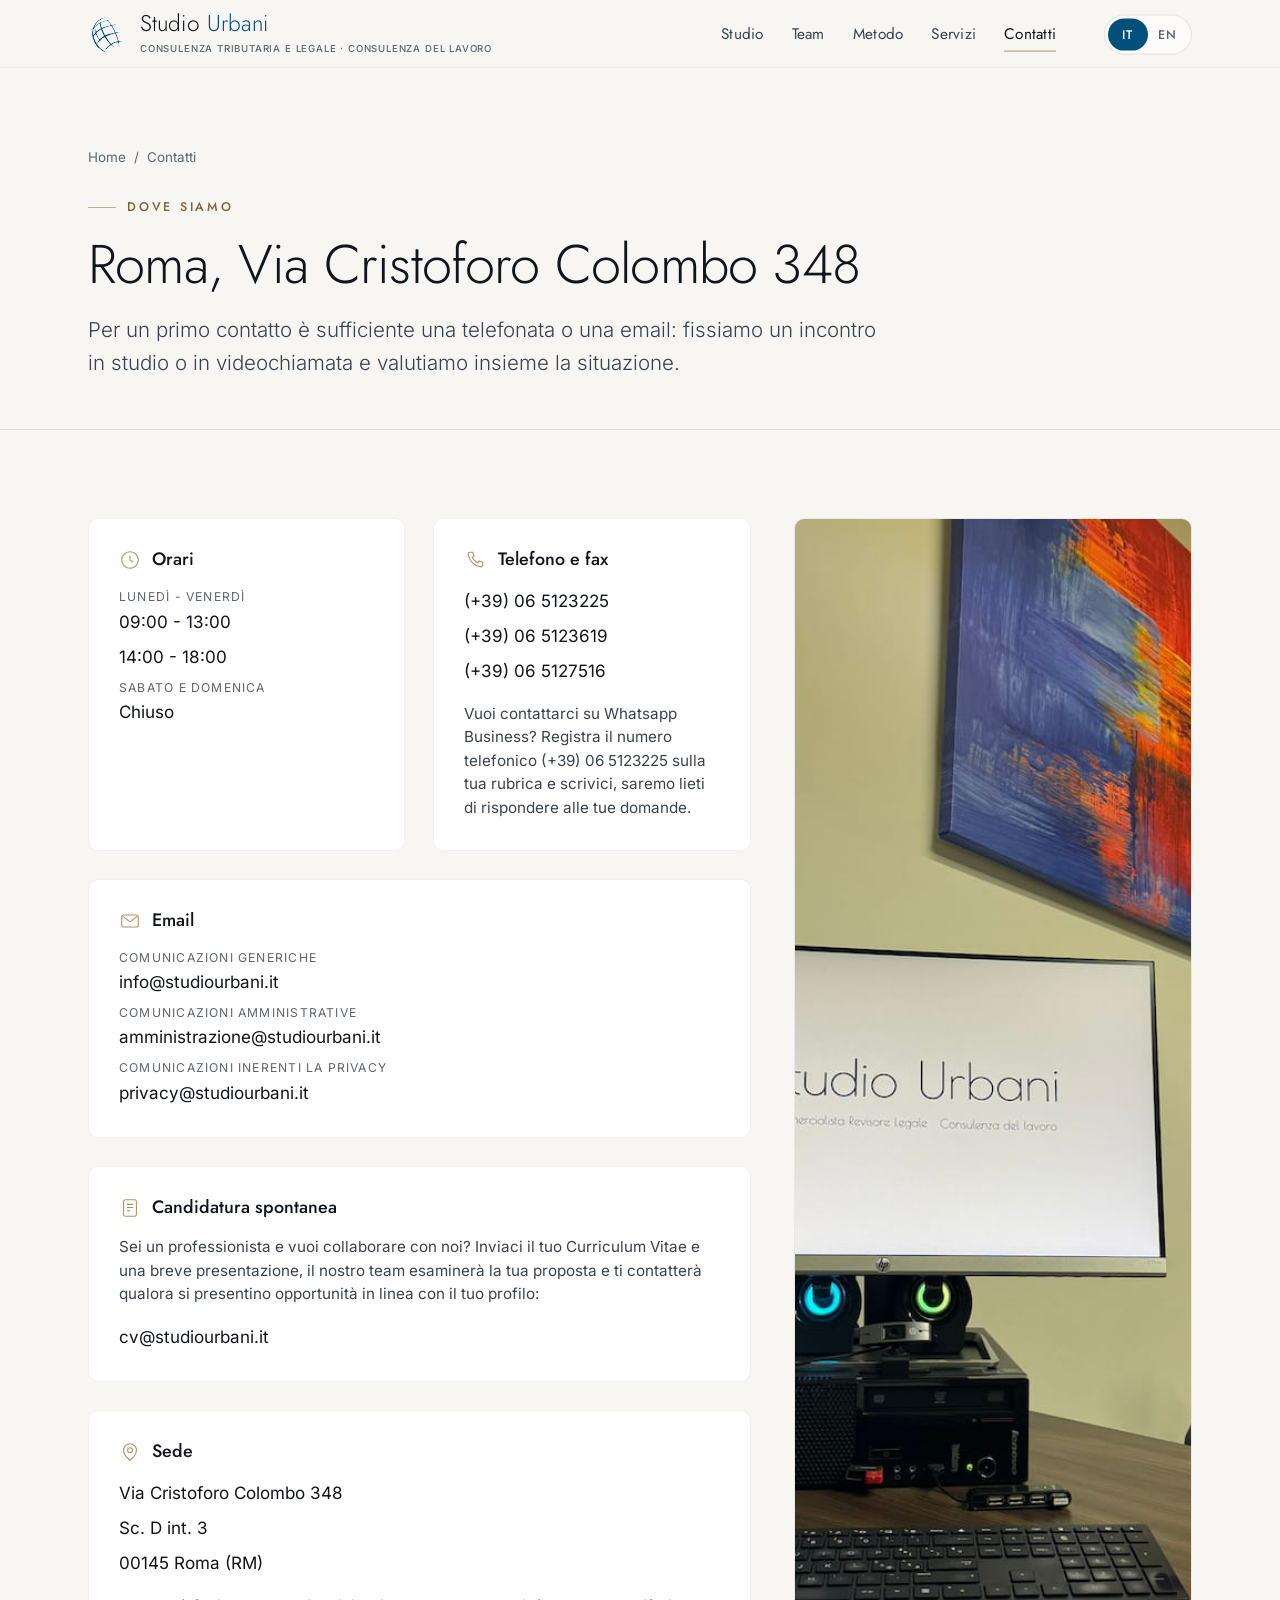
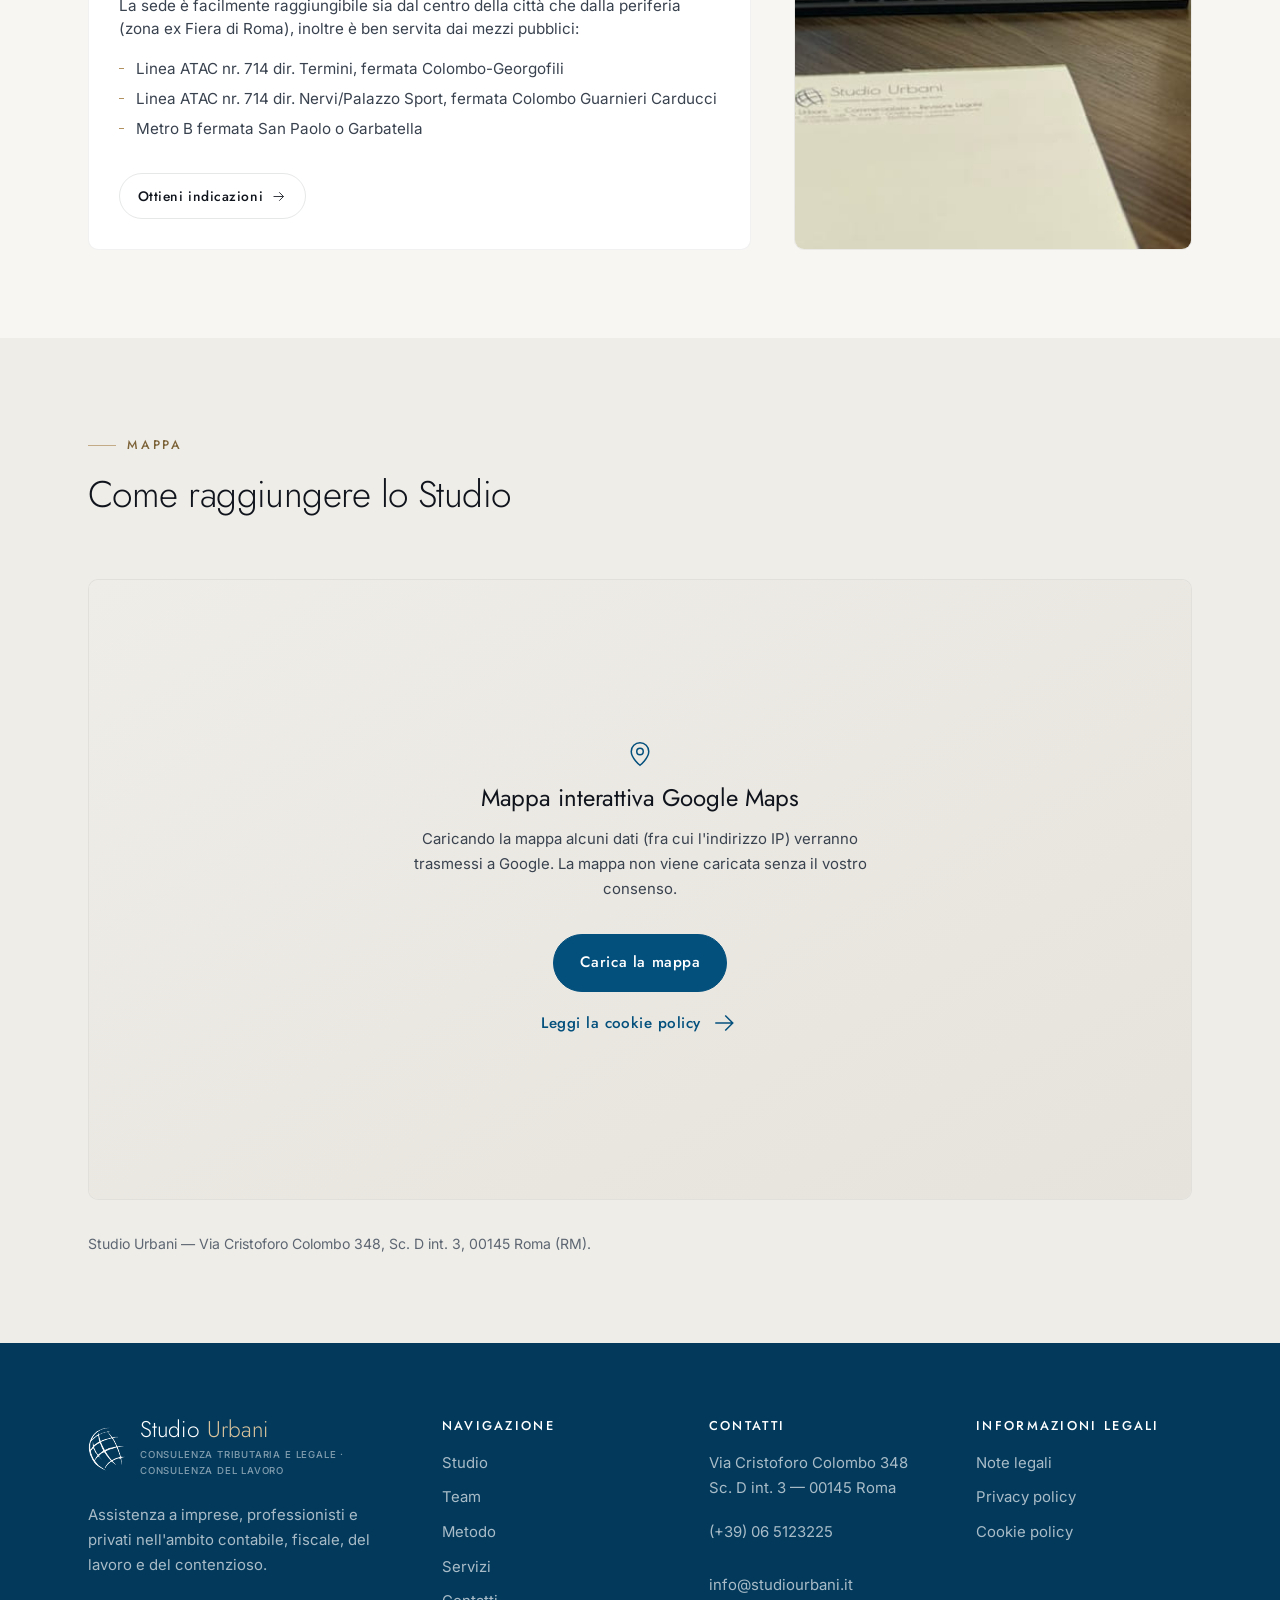
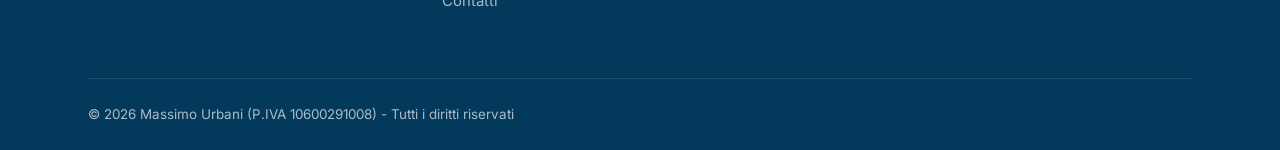
<file: pages/contatti.html>
<!DOCTYPE html>
<html lang="it">
<head>
<meta charset="utf-8">
<meta name="viewport" content="width=device-width, initial-scale=1">
<title data-i18n="meta.contatti.title">Contatti — Studio Urbani | Roma, Via Cristoforo Colombo 348</title>
<meta name="description" data-i18n-content="meta.contatti.desc" content="Contatti dello Studio Urbani: Via Cristoforo Colombo 348, Sc. D int. 3 — 00145 Roma. Telefono, email, orari di apertura e mappa interattiva.">
<meta name="theme-color" content="#f7f6f3">
<meta name="author" content="Studio Urbani">

<script>
  /* Anteprima su GitHub Pages: fuori dai motori di ricerca.
     Sul dominio finale questo blocco non fa nulla. */
  if (location.hostname.endsWith("github.io")) {
    var m = document.createElement("meta");
    m.name = "robots";
    m.content = "noindex, nofollow";
    document.head.appendChild(m);
  }
</script>


<link rel="canonical" href="https://www.studiourbani.it/pages/contatti.html">

<meta property="og:type" content="website">
<meta property="og:site_name" content="Studio Urbani">
<meta property="og:locale" content="it_IT">
<meta property="og:locale:alternate" content="en_US">
<meta property="og:title" content="Contatti — Studio Urbani">
<meta property="og:description" content="Via Cristoforo Colombo 348, Sc. D int. 3 — 00145 Roma. Telefono, email, orari e mappa interattiva.">
<meta property="og:url" content="https://www.studiourbani.it/pages/contatti.html">
<meta property="og:image" content="https://www.studiourbani.it/assets/img/logo.png">
<meta name="twitter:card" content="summary">

<link rel="icon" href="../assets/img/favicon.ico" sizes="any">
<link rel="icon" type="image/png" sizes="32x32" href="../assets/img/favicon-32x32.png">
<link rel="icon" type="image/png" sizes="16x16" href="../assets/img/favicon-16x16.png">
<link rel="apple-touch-icon" href="../assets/img/apple-touch-icon.png">
<link rel="manifest" href="../assets/img/site.webmanifest">
<link rel="preload" href="../assets/fonts/jost-latin.woff2" as="font" type="font/woff2" crossorigin>
<link rel="preload" href="../assets/fonts/inter-latin.woff2" as="font" type="font/woff2" crossorigin>
<script>document.documentElement.classList.add("js");</script>
<link rel="stylesheet" href="../assets/css/style.css?v=20260907q">
</head>
<body>
<a class="skip-link" href="#main" data-i18n="a11y.skip">Vai al contenuto</a>

<header class="site-header is-solid" id="siteHeader">
  <div class="wrap site-header__inner">
    <a class="brand" href="../index.html" aria-label="Studio Urbani — home">
      <img class="brand__logo" src="../assets/img/logo.svg" alt="Studio Urbani">
      <span>
        <span class="wordmark">Studio <em>Urbani</em></span>
        <span class="brand__payoff" data-i18n="brand.payoff">Consulenza tributaria e legale · Consulenza del lavoro</span>
      </span>
    </a>
    <nav class="nav" id="mainNav" aria-label="Menu principale">
      <a href="../index.html#studio" data-i18n="nav.studio">Studio</a>
      <a href="../index.html#team" data-i18n="nav.team">Team</a>
      <a href="../index.html#rapporto" data-i18n="nav.rapporto">Metodo</a>
      <a href="../index.html#servizi" data-i18n="nav.servizi">Servizi</a>
      <a href="contatti.html" aria-current="page" data-i18n="nav.contatti">Contatti</a>
    </nav>
    <div class="header__actions">
      <div class="lang-switch" role="group" aria-label="Lingua / Language">
        <button type="button" data-lang="it" aria-pressed="true">IT</button>
        <button type="button" data-lang="en" aria-pressed="false">EN</button>
      </div>
      <button class="burger" id="burger" type="button" aria-expanded="false" aria-controls="mainNav" aria-label="Menu"><span></span></button>
    </div>
  </div>
</header>

<main id="main">
  <section class="page-hero">
    <div class="wrap">
      <nav class="breadcrumb" aria-label="Breadcrumb">
        <a href="../index.html" data-i18n="bc.home">Home</a>
        <span aria-hidden="true">/</span>
        <span data-i18n="nav.contatti">Contatti</span>
      </nav>
      <p class="eyebrow" data-i18n="contatti.eyebrow">Dove siamo</p>
      <h1 data-i18n="contatti.title">Roma, Via Cristoforo Colombo 348</h1>
      <p class="lead" data-i18n="contatti.lead">Per un primo contatto è sufficiente una telefonata o una email: fissiamo un incontro in studio o in videochiamata e valutiamo insieme la situazione.</p>
    </div>
  </section>

  <section class="section section--tight">
    <div class="wrap">
      <div class="contact-layout">
        <div class="contact-grid">
          <div class="contact-grid__pair">
            <article class="contact-card reveal">
              <div class="contact-card__head">
                <svg viewBox="0 0 24 24" fill="none" stroke="currentColor" aria-hidden="true"><circle cx="12" cy="12" r="9"/><path d="M12 7.2V12l3.2 2.2"/></svg>
                <h2 data-i18n="contatti.hours.t">Orari</h2>
              </div>
              <ul>
                <li><span class="label" data-i18n="contatti.hours.l1">Lunedì - Venerdì</span>09:00 - 13:00</li>
                <li>14:00 - 18:00</li>
                <li><span class="label" data-i18n="contatti.hours.l2">Sabato e domenica</span><span data-i18n="contatti.hours.closed">Chiuso</span></li>
              </ul>
            </article>
            <article class="contact-card reveal" data-delay="1">
              <div class="contact-card__head">
                <svg viewBox="0 0 24 24" fill="none" stroke="currentColor" aria-hidden="true"><path d="M6.5 3.5h3l1.5 4-2 1.4a11 11 0 006.1 6.1l1.4-2 4 1.5v3a2 2 0 01-2.2 2A16.5 16.5 0 014.5 5.7 2 2 0 016.5 3.5z"/></svg>
                <h2 data-i18n="contatti.tel.t">Telefono e fax</h2>
              </div>
              <ul>
                <li><a href="tel:+39065123225">(+39) 06 5123225</a></li>
                <li><a href="tel:+39065123619">(+39) 06 5123619</a></li>
                <li><a href="tel:+39065127516">(+39) 06 5127516</a></li>
              </ul>
              <p data-i18n="contatti.tel.whatsapp">Vuoi contattarci su Whatsapp Business? Registra il numero telefonico (+39) 06 5123225 sulla tua rubrica e scrivici, saremo lieti di rispondere alle tue domande.</p>
            </article>
          </div>

          <article class="contact-card reveal" data-delay="2">
            <div class="contact-card__head">
              <svg viewBox="0 0 24 24" fill="none" stroke="currentColor" aria-hidden="true"><rect x="3" y="5.5" width="18" height="13" rx="2"/><path d="M3.8 6.7L12 13l8.2-6.3"/></svg>
              <h2 data-i18n="contatti.mail.t">Email</h2>
            </div>
            <ul>
              <li><span class="label" data-i18n="contatti.mail.l1">Comunicazioni generiche</span><a href="mailto:info@studiourbani.it">info@studiourbani.it</a></li>
              <li><span class="label" data-i18n="contatti.mail.l2">Comunicazioni amministrative</span><a href="mailto:amministrazione@studiourbani.it">amministrazione@studiourbani.it</a></li>
              <li><span class="label" data-i18n="contatti.mail.l3">Comunicazioni inerenti la privacy</span><a href="mailto:privacy@studiourbani.it">privacy@studiourbani.it</a></li>
            </ul>
          </article>

          <article class="contact-card reveal" data-delay="3">
            <div class="contact-card__head">
              <svg viewBox="0 0 24 24" fill="none" stroke="currentColor" aria-hidden="true"><rect x="5" y="3" width="14" height="18" rx="2"/><path d="M8.5 8h7M8.5 11.5h7M8.5 15h4"/></svg>
              <h2 data-i18n="contatti.apply.t">Candidatura spontanea</h2>
            </div>
            <p data-i18n="contatti.apply.d">Sei un professionista e vuoi collaborare con noi? Inviaci il tuo Curriculum Vitae e una breve presentazione, il nostro team esaminerà la tua proposta e ti contatterà qualora si presentino opportunità in linea con il tuo profilo:</p>
            <ul>
              <li><a href="mailto:cv@studiourbani.it">cv@studiourbani.it</a></li>
            </ul>
          </article>

          <article class="contact-card reveal" data-delay="4">
            <div class="contact-card__head">
              <svg viewBox="0 0 24 24" fill="none" stroke="currentColor" aria-hidden="true"><path d="M12 21s7-5.6 7-11a7 7 0 10-14 0c0 5.4 7 11 7 11z"/><circle cx="12" cy="10" r="2.6"/></svg>
              <h2 data-i18n="contatti.addr.t">Sede</h2>
            </div>
            <ul>
              <li>Via Cristoforo Colombo 348</li>
              <li>Sc. D int. 3</li>
              <li>00145 Roma (RM)</li>
            </ul>
            <p data-i18n="contatti.addr.transitIntro">La sede è facilmente raggiungibile sia dal centro della città che dalla periferia (zona ex Fiera di Roma), inoltre è ben servita dai mezzi pubblici:</p>
            <ul class="contact-card__transit">
              <li data-i18n="contatti.addr.transit1">Linea ATAC nr. 714 dir. Termini, fermata Colombo-Georgofili</li>
              <li data-i18n="contatti.addr.transit2">Linea ATAC nr. 714 dir. Nervi/Palazzo Sport, fermata Colombo Guarnieri Carducci</li>
              <li data-i18n="contatti.addr.transit3">Metro B fermata San Paolo o Garbatella</li>
            </ul>
            <a class="btn btn--ghost btn--sm mt-3" href="https://www.google.com/maps/dir/?api=1&destination=Via+Cristoforo+Colombo+348,+00145+Roma" target="_blank" rel="noopener noreferrer">
              <span data-i18n="contatti.addr.cta">Ottieni indicazioni</span>
              <svg viewBox="0 0 24 24" fill="none" stroke="currentColor" stroke-width="1.2" aria-hidden="true"><path d="M5 12h14M13 6l6 6-6 6"/></svg>
            </a>
          </article>
        </div>

        <div class="contact-layout__photo">
          <img src="../assets/img/7.jpg" alt="Una postazione di lavoro dello Studio Urbani" data-i18n-alt="contatti.photo1" width="900" height="1200" loading="lazy" decoding="async">
        </div>
      </div>
    </div>
  </section>

  <section class="section section--tight section--paper2">
    <div class="wrap">
      <div class="section-head reveal">
        <p class="eyebrow" data-i18n="contatti.map.eyebrow">Mappa</p>
        <h2 data-i18n="contatti.map.title">Come raggiungere lo Studio</h2>
      </div>

      <div class="map-shell reveal" data-delay="1" id="mapShell">
        <div class="map-consent" id="mapConsent">
          <div class="map-consent__inner">
            <svg viewBox="0 0 24 24" fill="none" stroke="currentColor" aria-hidden="true"><path d="M12 21s7-5.6 7-11a7 7 0 10-14 0c0 5.4 7 11 7 11z"/><circle cx="12" cy="10" r="2.6"/></svg>
            <h3 data-i18n="contatti.map.consentT">Mappa interattiva Google Maps</h3>
            <p data-i18n="contatti.map.consentD">Caricando la mappa alcuni dati (fra cui l'indirizzo IP) verranno trasmessi a Google. La mappa non viene caricata senza il vostro consenso.</p>
            <button class="btn" type="button" id="mapLoad" data-i18n="contatti.map.consentBtn">Carica la mappa</button>
            <p class="map-consent__error" id="mapError" hidden data-i18n="contatti.map.error">La mappa non si è caricata. Riprovate, oppure usate il pulsante «Ottieni indicazioni» nella scheda della sede.</p>
            <a class="link-arrow" href="cookie-policy.html">
              <span data-i18n="contatti.map.consentLink">Leggi la cookie policy</span>
              <svg viewBox="0 0 24 24" fill="none" stroke="currentColor" stroke-width="1.2" aria-hidden="true"><path d="M5 12h14M13 6l6 6-6 6"/></svg>
            </a>
          </div>
        </div>
      </div>
      <p class="text-muted mt-3" style="font-size:.88rem" data-i18n="contatti.map.note">Studio Urbani — Via Cristoforo Colombo 348, Sc. D int. 3, 00145 Roma (RM).</p>
    </div>
  </section>
</main>

<footer class="site-footer">
  <div class="wrap">
    <div class="footer__grid">
      <div>
        <a class="brand" href="../index.html">
          <img class="brand__logo" src="../assets/img/logo-light.svg" alt="">
          <span>
            <span class="wordmark">Studio <em>Urbani</em></span>
            <span class="brand__payoff" data-i18n="brand.payoff">Consulenza tributaria e legale · Consulenza del lavoro</span>
          </span>
        </a>
        <p class="footer__about" data-i18n="footer.about">Assistenza a imprese, professionisti e privati nell'ambito contabile, fiscale, del lavoro e del contenzioso.</p>
      </div>

      <div>
        <h2 class="footer__title" data-i18n="footer.nav">Navigazione</h2>
        <ul class="footer__list">
          <li><a href="../index.html#studio" data-i18n="nav.studio">Studio</a></li>
          <li><a href="../index.html#team" data-i18n="nav.team">Team</a></li>
          <li><a href="../index.html#rapporto" data-i18n="nav.rapporto">Metodo</a></li>
          <li><a href="../index.html#servizi" data-i18n="nav.servizi">Servizi</a></li>
          <li><a href="contatti.html" data-i18n="nav.contatti">Contatti</a></li>
        </ul>
      </div>

      <div>
        <h2 class="footer__title" data-i18n="footer.contact">Contatti</h2>
        <ul class="footer__list footer__list--contact">
          <li>Via Cristoforo Colombo 348<br>Sc. D int. 3 — 00145 Roma</li>
          <li><a href="tel:+39065123225">(+39) 06 5123225</a></li>
          <li><a href="mailto:info@studiourbani.it">info@studiourbani.it</a></li>
        </ul>
      </div>

      <div>
        <h2 class="footer__title" data-i18n="footer.legalTitle">Informazioni legali</h2>
        <ul class="footer__list">
          <li><a href="note-legali.html" data-i18n="footer.note">Note legali</a></li>
          <li><a href="privacy-policy.html" data-i18n="footer.privacy">Privacy policy</a></li>
          <li><a href="cookie-policy.html" data-i18n="footer.cookie">Cookie policy</a></li>
        </ul>
      </div>
    </div>

    <div class="footer__bottom">
      <p>© <span data-year>2026</span> Massimo Urbani (P.IVA 10600291008) - <span data-i18n="footer.rights">Tutti i diritti riservati</span></p>
    </div>
  </div>
</footer>

<button class="to-top" id="toTop" type="button" aria-label="Torna su" data-i18n-aria-label="a11y.top">
  <svg viewBox="0 0 24 24" fill="none" stroke="currentColor" stroke-width="1.2" aria-hidden="true"><path d="M12 19V5M6 11l6-6 6 6"/></svg>
</button>

<script src="../assets/js/i18n.js?v=20260907f"></script>
<script src="../assets/js/main.js?v=20260907"></script>
</body>
</html>
</file>
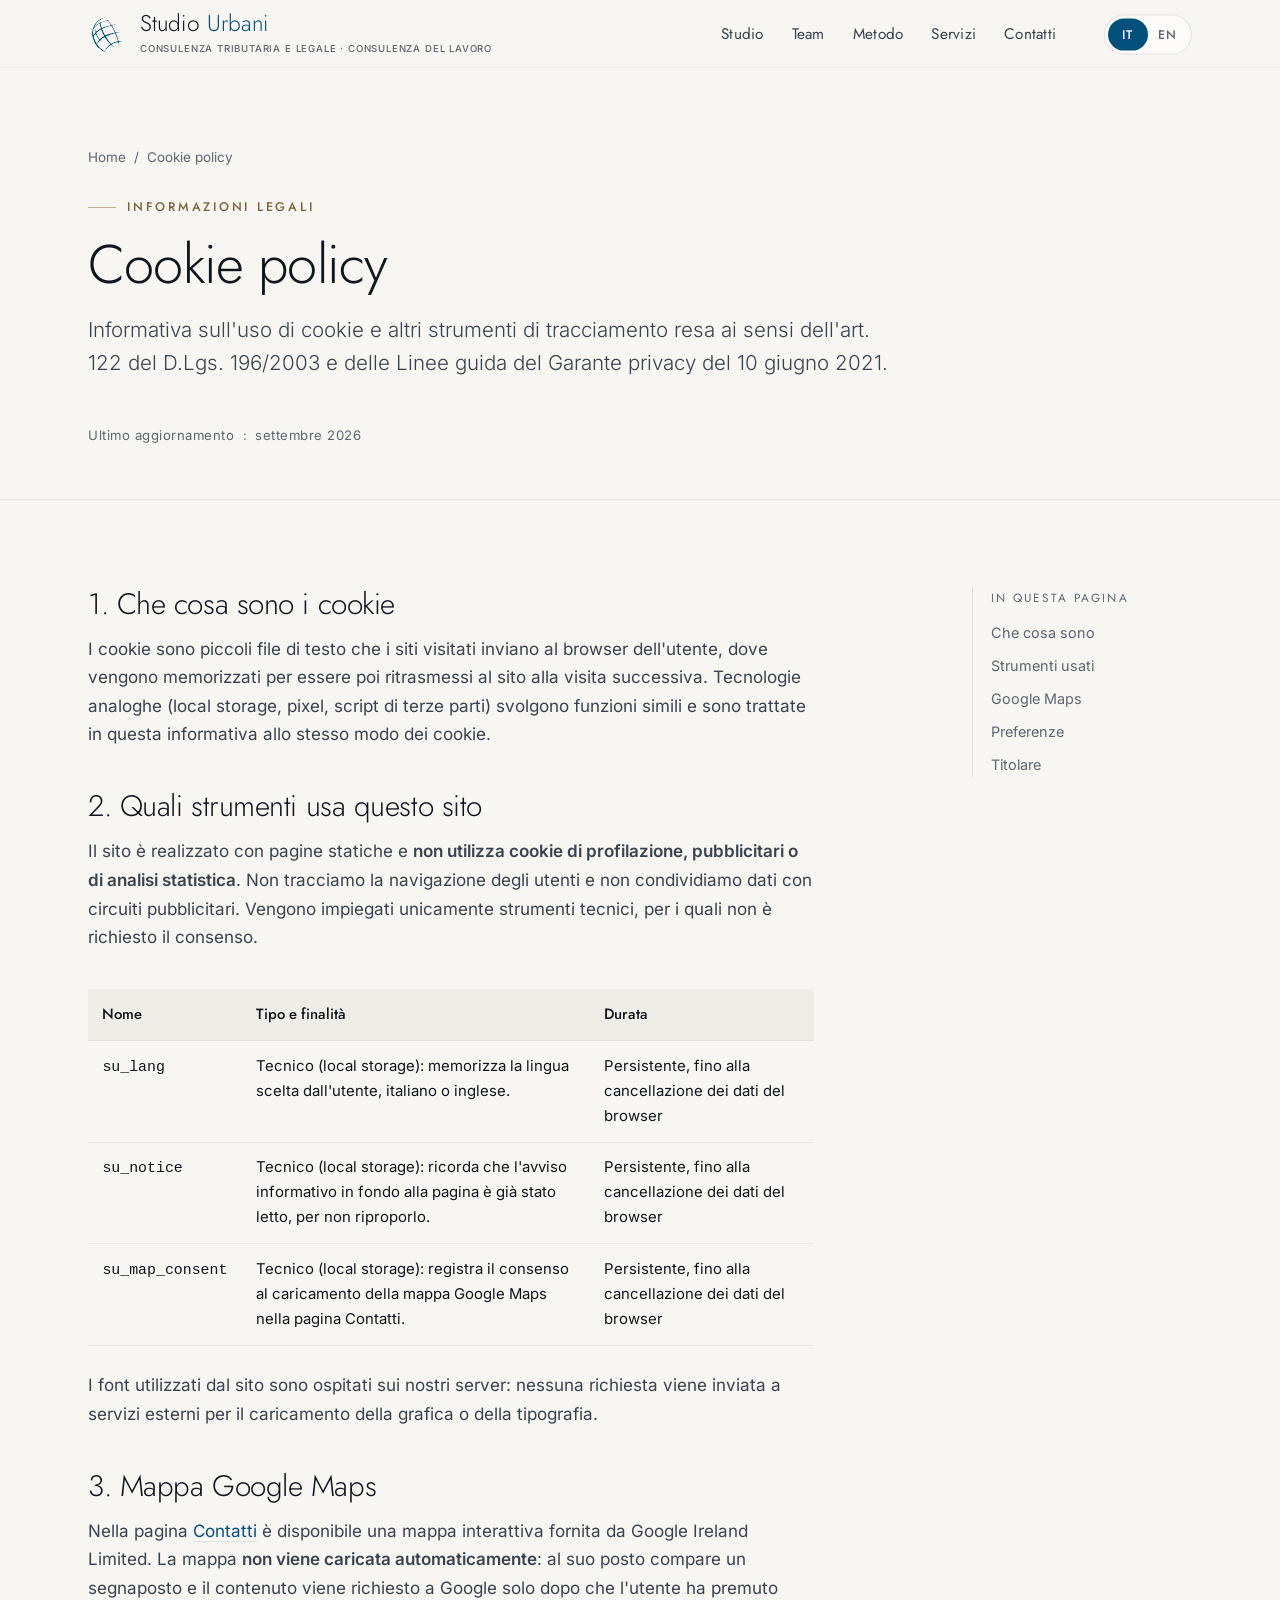
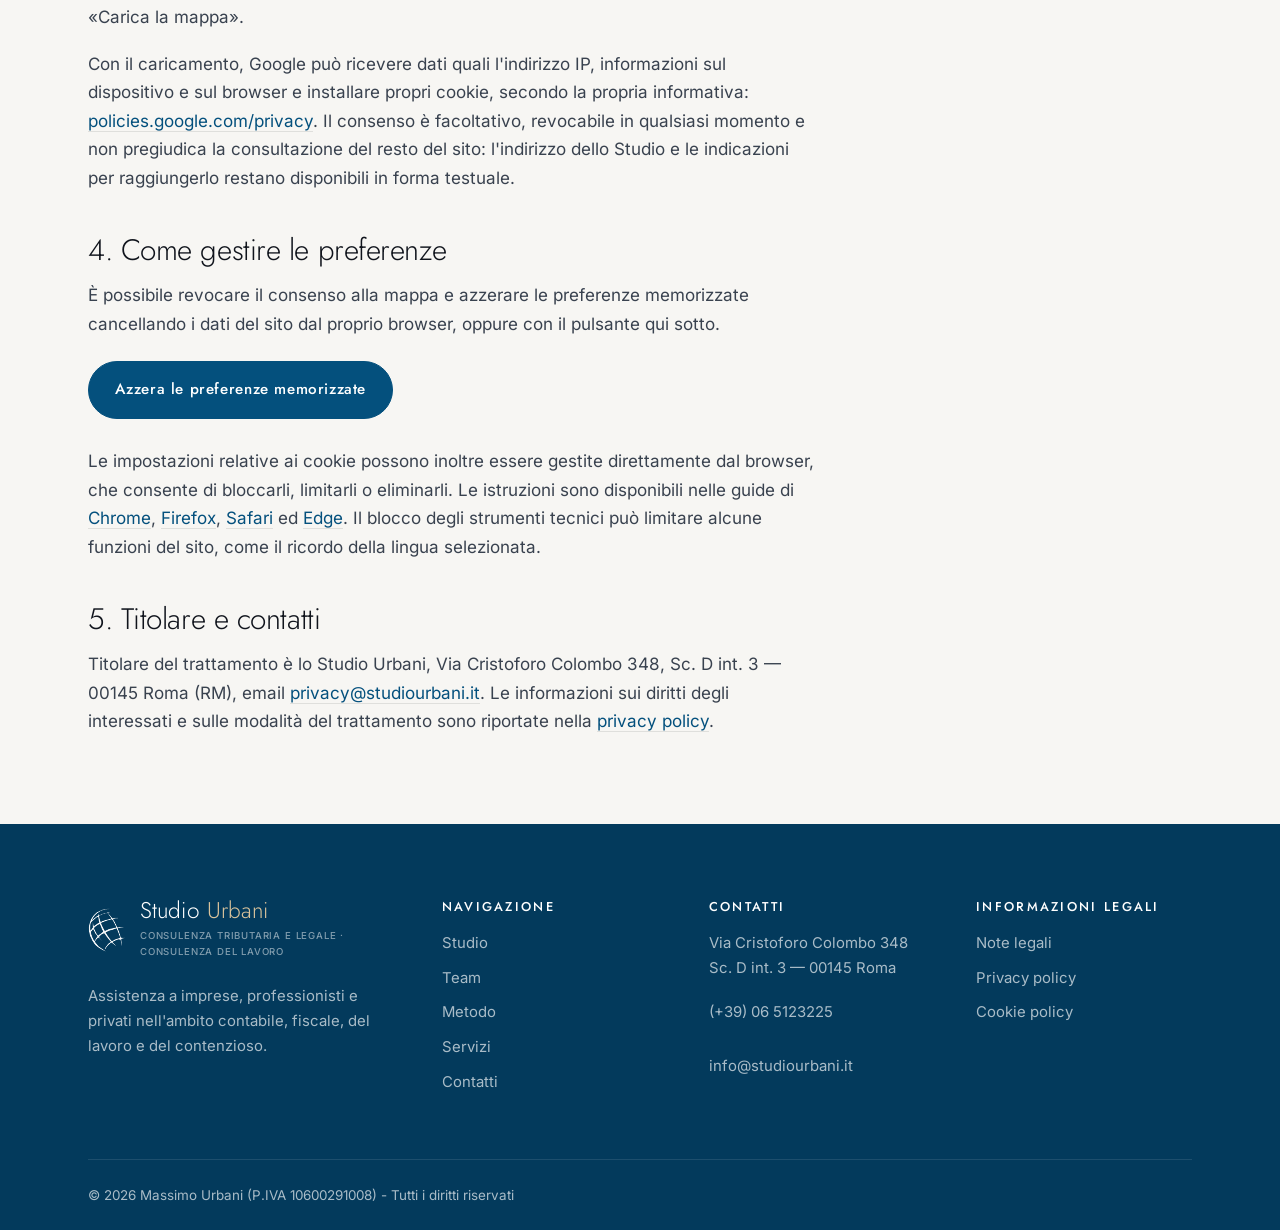
<file: pages/cookie-policy.html>
<!DOCTYPE html>
<html lang="it">
<head>
<meta charset="utf-8">
<meta name="viewport" content="width=device-width, initial-scale=1">
<title data-i18n="meta.cookie.title">Cookie policy — Studio Urbani</title>
<meta name="description" data-i18n-content="meta.cookie.desc" content="Cookie policy del sito Studio Urbani: cookie tecnici utilizzati, mappa Google Maps caricata solo previo consenso, gestione delle preferenze.">
<meta name="theme-color" content="#f7f6f3">
<meta name="author" content="Studio Urbani">

<script>
  /* Anteprima su GitHub Pages: fuori dai motori di ricerca.
     Sul dominio finale questo blocco non fa nulla. */
  if (location.hostname.endsWith("github.io")) {
    var m = document.createElement("meta");
    m.name = "robots";
    m.content = "noindex, nofollow";
    document.head.appendChild(m);
  }
</script>


<link rel="canonical" href="https://www.studiourbani.it/pages/cookie-policy.html">

<meta property="og:type" content="article">
<meta property="og:site_name" content="Studio Urbani">
<meta property="og:locale" content="it_IT">
<meta property="og:locale:alternate" content="en_US">
<meta property="og:title" content="Cookie policy — Studio Urbani">
<meta property="og:description" content="Cookie e strumenti di tracciamento utilizzati dal sito dello Studio Urbani.">
<meta property="og:url" content="https://www.studiourbani.it/pages/cookie-policy.html">
<meta property="og:image" content="https://www.studiourbani.it/assets/img/logo.png">
<meta name="twitter:card" content="summary">

<link rel="icon" href="../assets/img/favicon.ico" sizes="any">
<link rel="icon" type="image/png" sizes="32x32" href="../assets/img/favicon-32x32.png">
<link rel="icon" type="image/png" sizes="16x16" href="../assets/img/favicon-16x16.png">
<link rel="apple-touch-icon" href="../assets/img/apple-touch-icon.png">
<link rel="manifest" href="../assets/img/site.webmanifest">
<link rel="preload" href="../assets/fonts/jost-latin.woff2" as="font" type="font/woff2" crossorigin>
<link rel="preload" href="../assets/fonts/inter-latin.woff2" as="font" type="font/woff2" crossorigin>
<script>document.documentElement.classList.add("js");</script>
<link rel="stylesheet" href="../assets/css/style.css?v=20260907q">
</head>
<body>
<a class="skip-link" href="#main" data-i18n="a11y.skip">Vai al contenuto</a>

<header class="site-header is-solid" id="siteHeader">
  <div class="wrap site-header__inner">
    <a class="brand" href="../index.html" aria-label="Studio Urbani — home">
      <img class="brand__logo" src="../assets/img/logo.svg" alt="Studio Urbani">
      <span>
        <span class="wordmark">Studio <em>Urbani</em></span>
        <span class="brand__payoff" data-i18n="brand.payoff">Consulenza tributaria e legale · Consulenza del lavoro</span>
      </span>
    </a>
    <nav class="nav" id="mainNav" aria-label="Menu principale">
      <a href="../index.html#studio" data-i18n="nav.studio">Studio</a>
      <a href="../index.html#team" data-i18n="nav.team">Team</a>
      <a href="../index.html#rapporto" data-i18n="nav.rapporto">Metodo</a>
      <a href="../index.html#servizi" data-i18n="nav.servizi">Servizi</a>
      <a href="contatti.html" data-i18n="nav.contatti">Contatti</a>
    </nav>
    <div class="header__actions">
      <div class="lang-switch" role="group" aria-label="Lingua / Language">
        <button type="button" data-lang="it" aria-pressed="true">IT</button>
        <button type="button" data-lang="en" aria-pressed="false">EN</button>
      </div>
      <button class="burger" id="burger" type="button" aria-expanded="false" aria-controls="mainNav" aria-label="Menu"><span></span></button>
    </div>
  </div>
</header>
<main id="main">
  <section class="page-hero">
    <div class="wrap">
      <nav class="breadcrumb" aria-label="Breadcrumb">
        <a href="../index.html" data-i18n="bc.home">Home</a>
        <span aria-hidden="true">/</span>
        <span data-i18n="footer.cookie">Cookie policy</span>
      </nav>
      <p class="eyebrow" data-i18n="legal.eyebrow">Informazioni legali</p>
      <h1 data-i18n="cookie.title">Cookie policy</h1>
      <p class="lead" data-i18n="cookie.lead">Informativa sull'uso di cookie e altri strumenti di tracciamento resa ai sensi dell'art. 122 del D.Lgs. 196/2003 e delle Linee guida del Garante privacy del 10 giugno 2021.</p>
      <p class="updated"><span data-i18n="legal.updated">Ultimo aggiornamento</span>: <span data-i18n="legal.updatedDate">settembre 2026</span></p>
    </div>
  </section>

  <section class="section section--tight">
    <div class="wrap">
      <div class="legal-layout">
        <div class="prose">
          <h2 id="cosa" data-i18n="cookie.h1">1. Che cosa sono i cookie</h2>
          <p data-i18n="cookie.p1">I cookie sono piccoli file di testo che i siti visitati inviano al browser dell'utente, dove vengono memorizzati per essere poi ritrasmessi al sito alla visita successiva. Tecnologie analoghe (local storage, pixel, script di terze parti) svolgono funzioni simili e sono trattate in questa informativa allo stesso modo dei cookie.</p>

          <h2 id="usati" data-i18n="cookie.h2">2. Quali strumenti usa questo sito</h2>
          <p data-i18n="cookie.p2">Il sito è realizzato con pagine statiche e <strong>non utilizza cookie di profilazione, pubblicitari o di analisi statistica</strong>. Non tracciamo la navigazione degli utenti e non condividiamo dati con circuiti pubblicitari. Vengono impiegati unicamente strumenti tecnici, per i quali non è richiesto il consenso.</p>
          <div class="prose__wrap">
            <table>
              <thead>
                <tr>
                  <th data-i18n="cookie.th1">Nome</th>
                  <th data-i18n="cookie.th2">Tipo e finalità</th>
                  <th data-i18n="cookie.th3">Durata</th>
                </tr>
              </thead>
              <tbody>
                <tr>
                  <td><code>su_lang</code></td>
                  <td data-i18n="cookie.t1b">Tecnico (local storage): memorizza la lingua scelta dall'utente, italiano o inglese.</td>
                  <td data-i18n="cookie.t1c">Persistente, fino alla cancellazione dei dati del browser</td>
                </tr>
                <tr>
                  <td><code>su_notice</code></td>
                  <td data-i18n="cookie.t2b">Tecnico (local storage): ricorda che l'avviso informativo in fondo alla pagina è già stato letto, per non riproporlo.</td>
                  <td data-i18n="cookie.t2c">Persistente, fino alla cancellazione dei dati del browser</td>
                </tr>
                <tr>
                  <td><code>su_map_consent</code></td>
                  <td data-i18n="cookie.t3b">Tecnico (local storage): registra il consenso al caricamento della mappa Google Maps nella pagina Contatti.</td>
                  <td data-i18n="cookie.t3c">Persistente, fino alla cancellazione dei dati del browser</td>
                </tr>
              </tbody>
            </table>
          </div>
          <p data-i18n="cookie.p3">I font utilizzati dal sito sono ospitati sui nostri server: nessuna richiesta viene inviata a servizi esterni per il caricamento della grafica o della tipografia.</p>

          <h2 id="mappa" data-i18n="cookie.h3">3. Mappa Google Maps</h2>
          <p data-i18n="cookie.p4">Nella pagina <a href="contatti.html">Contatti</a> è disponibile una mappa interattiva fornita da Google Ireland Limited. La mappa <strong>non viene caricata automaticamente</strong>: al suo posto compare un segnaposto e il contenuto viene richiesto a Google solo dopo che l'utente ha premuto «Carica la mappa».</p>
          <p data-i18n="cookie.p5">Con il caricamento, Google può ricevere dati quali l'indirizzo IP, informazioni sul dispositivo e sul browser e installare propri cookie, secondo la propria informativa: <a href="https://policies.google.com/privacy" target="_blank" rel="noopener noreferrer">policies.google.com/privacy</a>. Il consenso è facoltativo, revocabile in qualsiasi momento e non pregiudica la consultazione del resto del sito: l'indirizzo dello Studio e le indicazioni per raggiungerlo restano disponibili in forma testuale.</p>

          <h2 id="gestione" data-i18n="cookie.h4">4. Come gestire le preferenze</h2>
          <p data-i18n="cookie.p6">È possibile revocare il consenso alla mappa e azzerare le preferenze memorizzate cancellando i dati del sito dal proprio browser, oppure con il pulsante qui sotto.</p>
          <div class="btn-row" style="margin:1.4rem 0 1.8rem">
            <button class="btn" type="button" id="resetPrefs" data-i18n="cookie.reset">Azzera le preferenze memorizzate</button>
          </div>
          <p class="text-muted" id="resetMsg" style="font-size:.9rem" hidden data-i18n="cookie.resetOk">Preferenze azzerate: al prossimo caricamento vi verrà nuovamente richiesto il consenso per la mappa.</p>
          <p data-i18n="cookie.p7">Le impostazioni relative ai cookie possono inoltre essere gestite direttamente dal browser, che consente di bloccarli, limitarli o eliminarli. Le istruzioni sono disponibili nelle guide di <a href="https://support.google.com/chrome/answer/95647" target="_blank" rel="noopener noreferrer">Chrome</a>, <a href="https://support.mozilla.org/kb/protezione-antitracciamento-avanzata-firefox-desktop" target="_blank" rel="noopener noreferrer">Firefox</a>, <a href="https://support.apple.com/it-it/guide/safari/sfri11471/mac" target="_blank" rel="noopener noreferrer">Safari</a> ed <a href="https://support.microsoft.com/it-it/microsoft-edge" target="_blank" rel="noopener noreferrer">Edge</a>. Il blocco degli strumenti tecnici può limitare alcune funzioni del sito, come il ricordo della lingua selezionata.</p>

          <h2 id="titolare" data-i18n="cookie.h5">5. Titolare e contatti</h2>
          <p data-i18n="cookie.p8">Titolare del trattamento è lo Studio Urbani, Via Cristoforo Colombo 348, Sc. D int. 3 — 00145 Roma (RM), email <a href="mailto:privacy@studiourbani.it">privacy@studiourbani.it</a>. Le informazioni sui diritti degli interessati e sulle modalità del trattamento sono riportate nella <a href="privacy-policy.html">privacy policy</a>.</p>
        </div>

        <nav class="toc" aria-label="Indice">
          <span data-i18n="legal.toc">In questa pagina</span>
          <a href="#cosa" data-i18n="cookie.toc1">Che cosa sono</a>
          <a href="#usati" data-i18n="cookie.toc2">Strumenti usati</a>
          <a href="#mappa" data-i18n="cookie.toc3">Google Maps</a>
          <a href="#gestione" data-i18n="cookie.toc4">Preferenze</a>
          <a href="#titolare" data-i18n="cookie.toc5">Titolare</a>
        </nav>
      </div>
    </div>
  </section>
</main>
<footer class="site-footer">
  <div class="wrap">
    <div class="footer__grid">
      <div>
        <a class="brand" href="../index.html">
          <img class="brand__logo" src="../assets/img/logo-light.svg" alt="">
          <span>
            <span class="wordmark">Studio <em>Urbani</em></span>
            <span class="brand__payoff" data-i18n="brand.payoff">Consulenza tributaria e legale · Consulenza del lavoro</span>
          </span>
        </a>
        <p class="footer__about" data-i18n="footer.about">Assistenza a imprese, professionisti e privati nell'ambito contabile, fiscale, del lavoro e del contenzioso.</p>
      </div>

      <div>
        <h2 class="footer__title" data-i18n="footer.nav">Navigazione</h2>
        <ul class="footer__list">
          <li><a href="../index.html#studio" data-i18n="nav.studio">Studio</a></li>
          <li><a href="../index.html#team" data-i18n="nav.team">Team</a></li>
          <li><a href="../index.html#rapporto" data-i18n="nav.rapporto">Metodo</a></li>
          <li><a href="../index.html#servizi" data-i18n="nav.servizi">Servizi</a></li>
          <li><a href="contatti.html" data-i18n="nav.contatti">Contatti</a></li>
        </ul>
      </div>

      <div>
        <h2 class="footer__title" data-i18n="footer.contact">Contatti</h2>
        <ul class="footer__list footer__list--contact">
          <li>Via Cristoforo Colombo 348<br>Sc. D int. 3 — 00145 Roma</li>
          <li><a href="tel:+39065123225">(+39) 06 5123225</a></li>
          <li><a href="mailto:info@studiourbani.it">info@studiourbani.it</a></li>
        </ul>
      </div>

      <div>
        <h2 class="footer__title" data-i18n="footer.legalTitle">Informazioni legali</h2>
        <ul class="footer__list">
          <li><a href="note-legali.html" data-i18n="footer.note">Note legali</a></li>
          <li><a href="privacy-policy.html" data-i18n="footer.privacy">Privacy policy</a></li>
          <li><a href="cookie-policy.html" data-i18n="footer.cookie">Cookie policy</a></li>
        </ul>
      </div>
    </div>

    <div class="footer__bottom">
      <p>© <span data-year>2026</span> Massimo Urbani (P.IVA 10600291008) - <span data-i18n="footer.rights">Tutti i diritti riservati</span></p>
    </div>
  </div>
</footer>

<button class="to-top" id="toTop" type="button" aria-label="Torna su" data-i18n-aria-label="a11y.top">
  <svg viewBox="0 0 24 24" fill="none" stroke="currentColor" stroke-width="1.2" aria-hidden="true"><path d="M12 19V5M6 11l6-6 6 6"/></svg>
</button>

<script src="../assets/js/i18n.js?v=20260907f"></script>
<script src="../assets/js/main.js?v=20260907"></script>
</body>
</html>
</file>
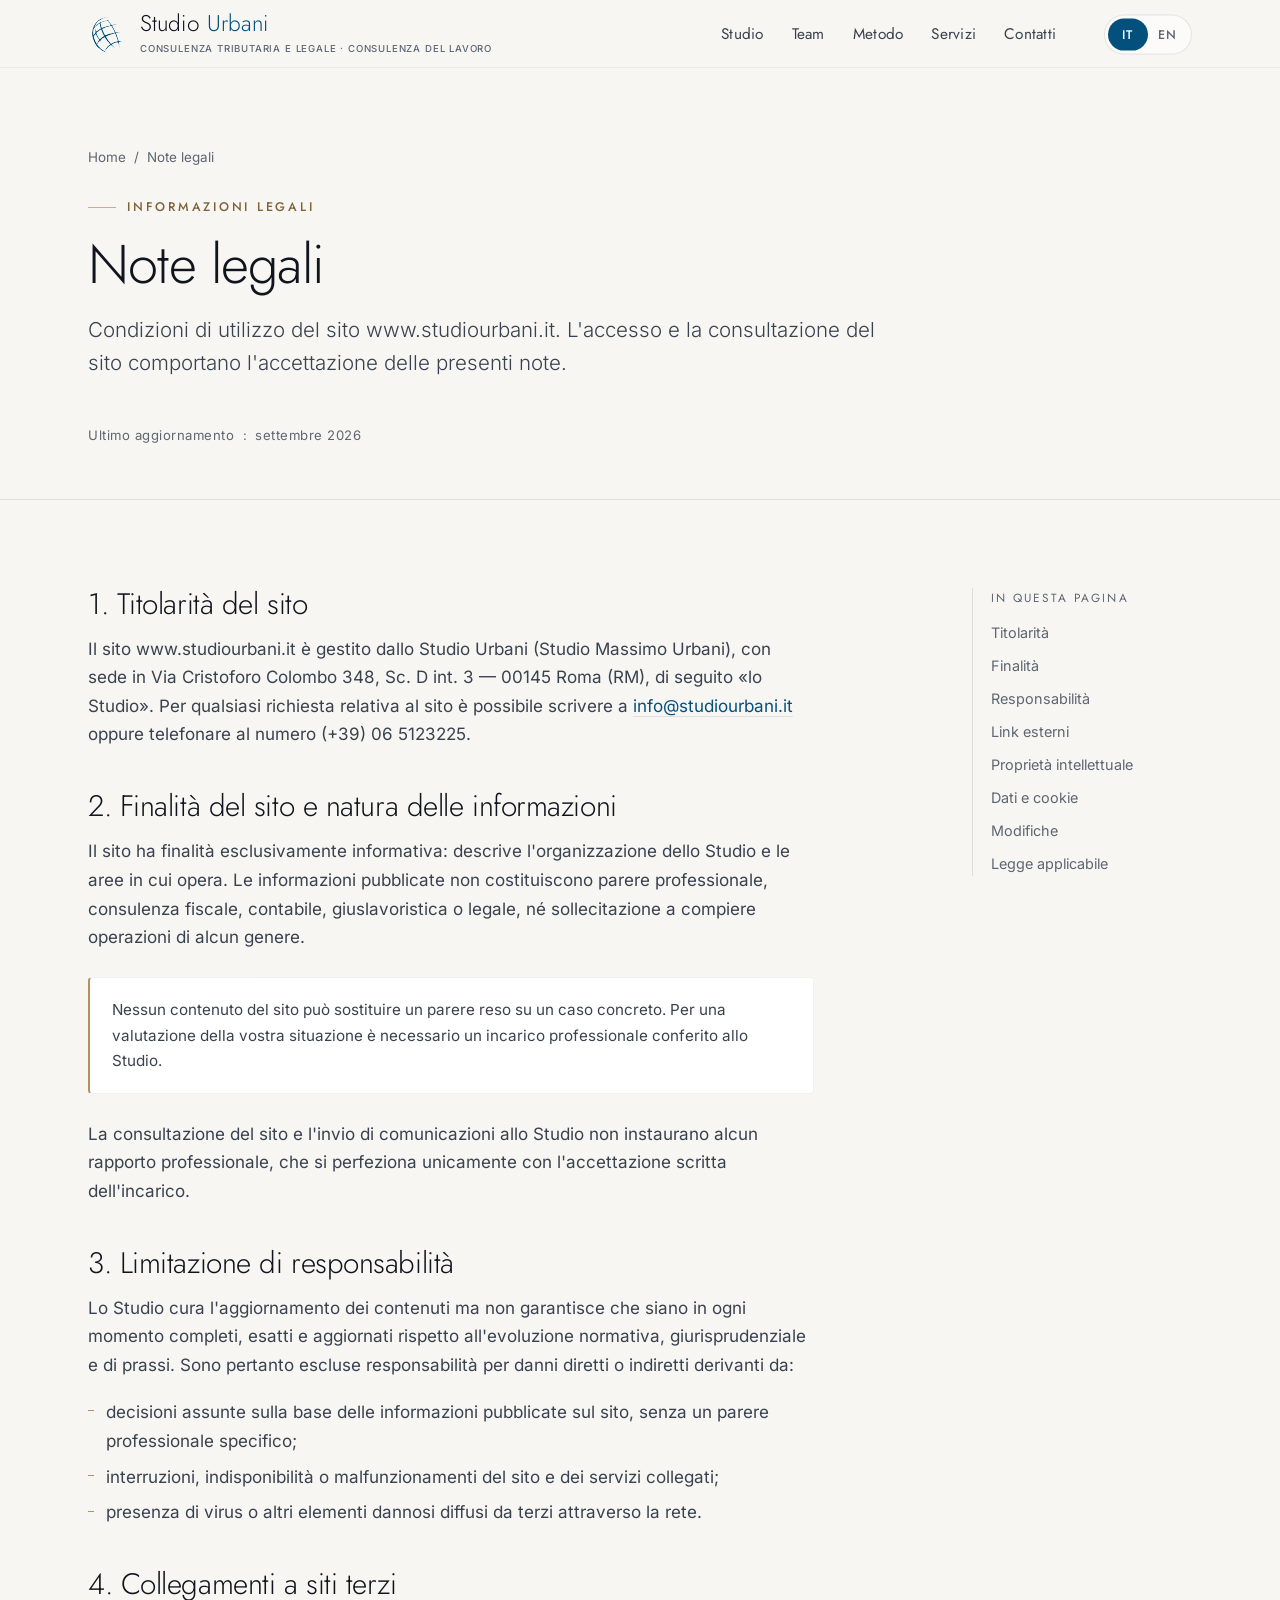
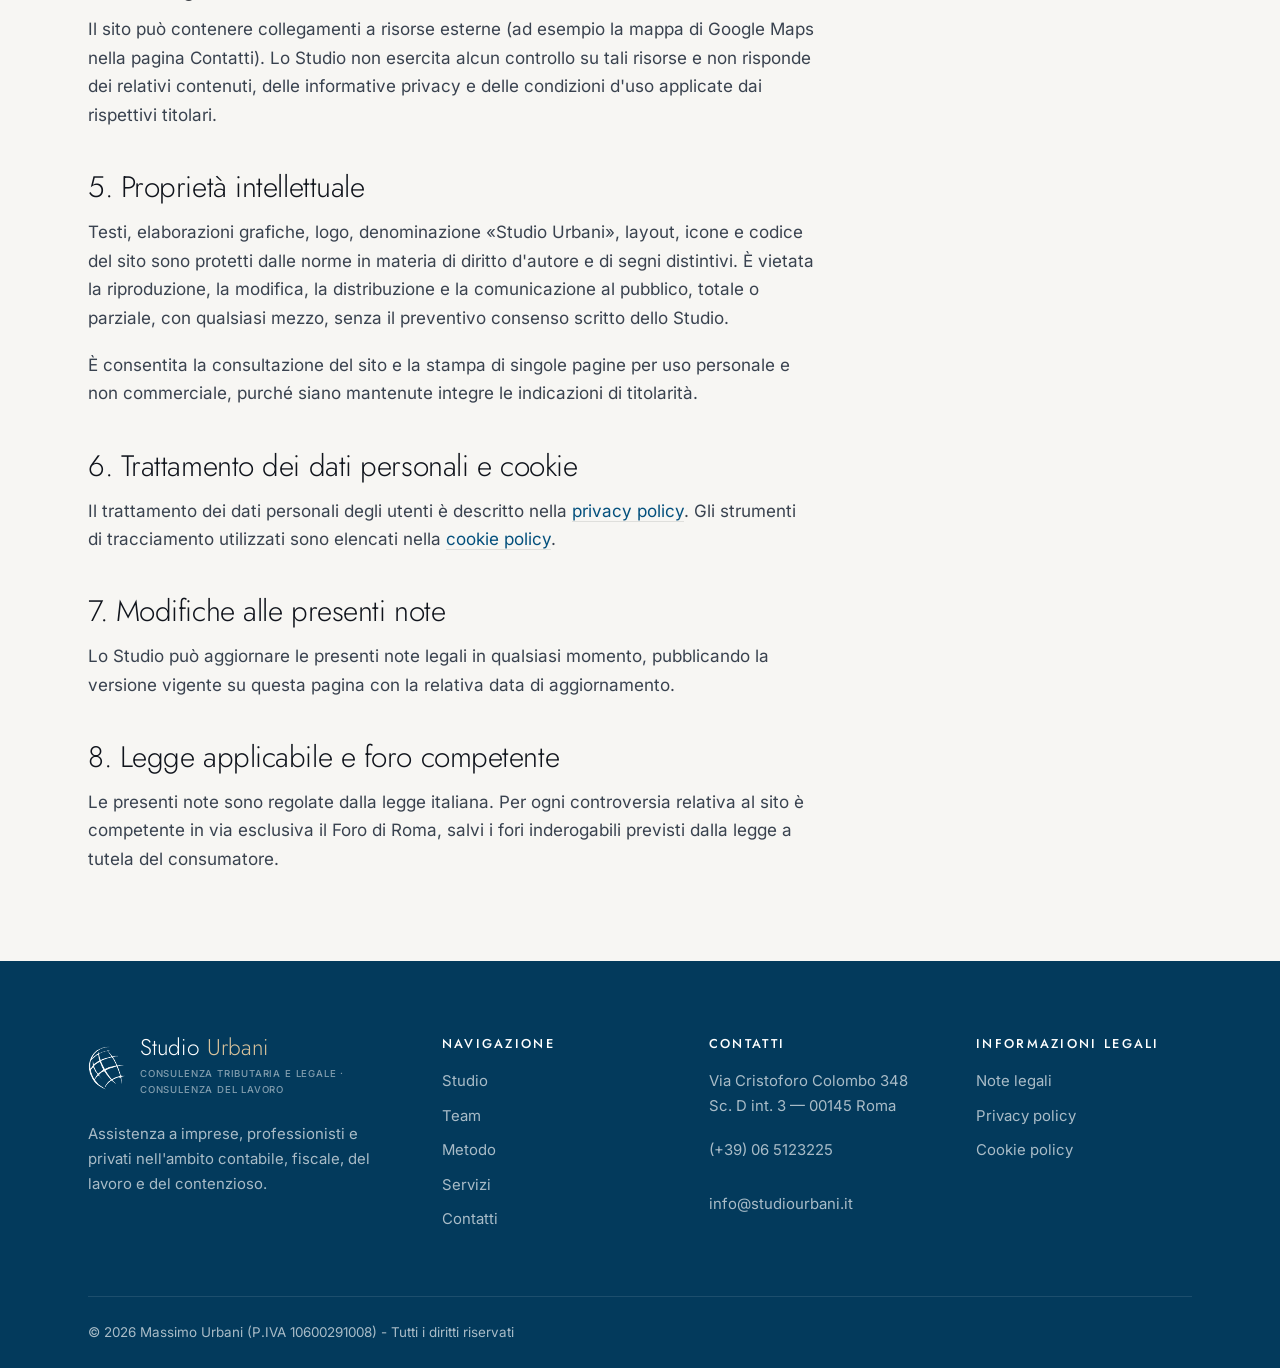
<file: pages/note-legali.html>
<!DOCTYPE html>
<html lang="it">
<head>
<meta charset="utf-8">
<meta name="viewport" content="width=device-width, initial-scale=1">
<title data-i18n="meta.note.title">Note legali — Studio Urbani</title>
<meta name="description" data-i18n-content="meta.note.desc" content="Note legali del sito dello Studio Urbani: titolarità, uso dei contenuti, limitazioni di responsabilità, proprietà intellettuale e legge applicabile.">
<meta name="robots" content="index, follow">
<meta name="theme-color" content="#f7f6f3">
<meta name="author" content="Studio Urbani">

<script>
  /* Anteprima su GitHub Pages: fuori dai motori di ricerca.
     Sul dominio finale questo blocco non fa nulla. */
  if (location.hostname.endsWith("github.io")) {
    var m = document.createElement("meta");
    m.name = "robots";
    m.content = "noindex, nofollow";
    document.head.appendChild(m);
  }
</script>


<link rel="canonical" href="https://www.studiourbani.it/pages/note-legali.html">

<meta property="og:type" content="article">
<meta property="og:site_name" content="Studio Urbani">
<meta property="og:locale" content="it_IT">
<meta property="og:locale:alternate" content="en_US">
<meta property="og:title" content="Note legali — Studio Urbani">
<meta property="og:description" content="Condizioni di utilizzo del sito dello Studio Urbani.">
<meta property="og:url" content="https://www.studiourbani.it/pages/note-legali.html">
<meta property="og:image" content="https://www.studiourbani.it/assets/img/logo.png">
<meta name="twitter:card" content="summary">

<link rel="icon" href="../assets/img/favicon.ico" sizes="any">
<link rel="icon" type="image/png" sizes="32x32" href="../assets/img/favicon-32x32.png">
<link rel="icon" type="image/png" sizes="16x16" href="../assets/img/favicon-16x16.png">
<link rel="apple-touch-icon" href="../assets/img/apple-touch-icon.png">
<link rel="manifest" href="../assets/img/site.webmanifest">
<link rel="preload" href="../assets/fonts/jost-latin.woff2" as="font" type="font/woff2" crossorigin>
<link rel="preload" href="../assets/fonts/inter-latin.woff2" as="font" type="font/woff2" crossorigin>
<script>document.documentElement.classList.add("js");</script>
<link rel="stylesheet" href="../assets/css/style.css?v=20260907q">
</head>
<body>
<a class="skip-link" href="#main" data-i18n="a11y.skip">Vai al contenuto</a>

<header class="site-header is-solid" id="siteHeader">
  <div class="wrap site-header__inner">
    <a class="brand" href="../index.html" aria-label="Studio Urbani — home">
      <img class="brand__logo" src="../assets/img/logo.svg" alt="Studio Urbani">
      <span>
        <span class="wordmark">Studio <em>Urbani</em></span>
        <span class="brand__payoff" data-i18n="brand.payoff">Consulenza tributaria e legale · Consulenza del lavoro</span>
      </span>
    </a>
    <nav class="nav" id="mainNav" aria-label="Menu principale">
      <a href="../index.html#studio" data-i18n="nav.studio">Studio</a>
      <a href="../index.html#team" data-i18n="nav.team">Team</a>
      <a href="../index.html#rapporto" data-i18n="nav.rapporto">Metodo</a>
      <a href="../index.html#servizi" data-i18n="nav.servizi">Servizi</a>
      <a href="contatti.html" data-i18n="nav.contatti">Contatti</a>
    </nav>
    <div class="header__actions">
      <div class="lang-switch" role="group" aria-label="Lingua / Language">
        <button type="button" data-lang="it" aria-pressed="true">IT</button>
        <button type="button" data-lang="en" aria-pressed="false">EN</button>
      </div>
      <button class="burger" id="burger" type="button" aria-expanded="false" aria-controls="mainNav" aria-label="Menu"><span></span></button>
    </div>
  </div>
</header>
<main id="main">
  <section class="page-hero">
    <div class="wrap">
      <nav class="breadcrumb" aria-label="Breadcrumb">
        <a href="../index.html" data-i18n="bc.home">Home</a>
        <span aria-hidden="true">/</span>
        <span data-i18n="footer.note">Note legali</span>
      </nav>
      <p class="eyebrow" data-i18n="legal.eyebrow">Informazioni legali</p>
      <h1 data-i18n="note.title">Note legali</h1>
      <p class="lead" data-i18n="note.lead">Condizioni di utilizzo del sito www.studiourbani.it. L'accesso e la consultazione del sito comportano l'accettazione delle presenti note.</p>
      <p class="updated"><span data-i18n="legal.updated">Ultimo aggiornamento</span>: <span data-i18n="legal.updatedDate">settembre 2026</span></p>
    </div>
  </section>

  <section class="section section--tight">
    <div class="wrap">
      <div class="legal-layout">
        <div class="prose">
          <h2 id="titolare" data-i18n="note.h1">1. Titolarità del sito</h2>
          <p data-i18n="note.p1">Il sito www.studiourbani.it è gestito dallo Studio Urbani (Studio Massimo Urbani), con sede in Via Cristoforo Colombo 348, Sc. D int. 3 — 00145 Roma (RM), di seguito «lo Studio». Per qualsiasi richiesta relativa al sito è possibile scrivere a <a href="mailto:info@studiourbani.it">info@studiourbani.it</a> oppure telefonare al numero (+39) 06 5123225.</p>

          <h2 id="finalita" data-i18n="note.h2">2. Finalità del sito e natura delle informazioni</h2>
          <p data-i18n="note.p2">Il sito ha finalità esclusivamente informativa: descrive l'organizzazione dello Studio e le aree in cui opera. Le informazioni pubblicate non costituiscono parere professionale, consulenza fiscale, contabile, giuslavoristica o legale, né sollecitazione a compiere operazioni di alcun genere.</p>
          <div class="callout">
            <p data-i18n="note.callout">Nessun contenuto del sito può sostituire un parere reso su un caso concreto. Per una valutazione della vostra situazione è necessario un incarico professionale conferito allo Studio.</p>
          </div>
          <p data-i18n="note.p3">La consultazione del sito e l'invio di comunicazioni allo Studio non instaurano alcun rapporto professionale, che si perfeziona unicamente con l'accettazione scritta dell'incarico.</p>

          <h2 id="responsabilita" data-i18n="note.h3">3. Limitazione di responsabilità</h2>
          <p data-i18n="note.p4">Lo Studio cura l'aggiornamento dei contenuti ma non garantisce che siano in ogni momento completi, esatti e aggiornati rispetto all'evoluzione normativa, giurisprudenziale e di prassi. Sono pertanto escluse responsabilità per danni diretti o indiretti derivanti da:</p>
          <ul>
            <li data-i18n="note.li1">decisioni assunte sulla base delle informazioni pubblicate sul sito, senza un parere professionale specifico;</li>
            <li data-i18n="note.li2">interruzioni, indisponibilità o malfunzionamenti del sito e dei servizi collegati;</li>
            <li data-i18n="note.li3">presenza di virus o altri elementi dannosi diffusi da terzi attraverso la rete.</li>
          </ul>

          <h2 id="link" data-i18n="note.h4">4. Collegamenti a siti terzi</h2>
          <p data-i18n="note.p5">Il sito può contenere collegamenti a risorse esterne (ad esempio la mappa di Google Maps nella pagina Contatti). Lo Studio non esercita alcun controllo su tali risorse e non risponde dei relativi contenuti, delle informative privacy e delle condizioni d'uso applicate dai rispettivi titolari.</p>

          <h2 id="proprieta" data-i18n="note.h5">5. Proprietà intellettuale</h2>
          <p data-i18n="note.p6">Testi, elaborazioni grafiche, logo, denominazione «Studio Urbani», layout, icone e codice del sito sono protetti dalle norme in materia di diritto d'autore e di segni distintivi. È vietata la riproduzione, la modifica, la distribuzione e la comunicazione al pubblico, totale o parziale, con qualsiasi mezzo, senza il preventivo consenso scritto dello Studio.</p>
          <p data-i18n="note.p7">È consentita la consultazione del sito e la stampa di singole pagine per uso personale e non commerciale, purché siano mantenute integre le indicazioni di titolarità.</p>

          <h2 id="dati" data-i18n="note.h6">6. Trattamento dei dati personali e cookie</h2>
          <p data-i18n="note.p8">Il trattamento dei dati personali degli utenti è descritto nella <a href="privacy-policy.html">privacy policy</a>. Gli strumenti di tracciamento utilizzati sono elencati nella <a href="cookie-policy.html">cookie policy</a>.</p>

          <h2 id="modifiche" data-i18n="note.h7">7. Modifiche alle presenti note</h2>
          <p data-i18n="note.p9">Lo Studio può aggiornare le presenti note legali in qualsiasi momento, pubblicando la versione vigente su questa pagina con la relativa data di aggiornamento.</p>

          <h2 id="legge" data-i18n="note.h8">8. Legge applicabile e foro competente</h2>
          <p data-i18n="note.p10">Le presenti note sono regolate dalla legge italiana. Per ogni controversia relativa al sito è competente in via esclusiva il Foro di Roma, salvi i fori inderogabili previsti dalla legge a tutela del consumatore.</p>
        </div>

        <nav class="toc" aria-label="Indice">
          <span data-i18n="legal.toc">In questa pagina</span>
          <a href="#titolare" data-i18n="note.toc1">Titolarità</a>
          <a href="#finalita" data-i18n="note.toc2">Finalità</a>
          <a href="#responsabilita" data-i18n="note.toc3">Responsabilità</a>
          <a href="#link" data-i18n="note.toc4">Link esterni</a>
          <a href="#proprieta" data-i18n="note.toc5">Proprietà intellettuale</a>
          <a href="#dati" data-i18n="note.toc6">Dati e cookie</a>
          <a href="#modifiche" data-i18n="note.toc7">Modifiche</a>
          <a href="#legge" data-i18n="note.toc8">Legge applicabile</a>
        </nav>
      </div>
    </div>
  </section>
</main>
<footer class="site-footer">
  <div class="wrap">
    <div class="footer__grid">
      <div>
        <a class="brand" href="../index.html">
          <img class="brand__logo" src="../assets/img/logo-light.svg" alt="">
          <span>
            <span class="wordmark">Studio <em>Urbani</em></span>
            <span class="brand__payoff" data-i18n="brand.payoff">Consulenza tributaria e legale · Consulenza del lavoro</span>
          </span>
        </a>
        <p class="footer__about" data-i18n="footer.about">Assistenza a imprese, professionisti e privati nell'ambito contabile, fiscale, del lavoro e del contenzioso.</p>
      </div>

      <div>
        <h2 class="footer__title" data-i18n="footer.nav">Navigazione</h2>
        <ul class="footer__list">
          <li><a href="../index.html#studio" data-i18n="nav.studio">Studio</a></li>
          <li><a href="../index.html#team" data-i18n="nav.team">Team</a></li>
          <li><a href="../index.html#rapporto" data-i18n="nav.rapporto">Metodo</a></li>
          <li><a href="../index.html#servizi" data-i18n="nav.servizi">Servizi</a></li>
          <li><a href="contatti.html" data-i18n="nav.contatti">Contatti</a></li>
        </ul>
      </div>

      <div>
        <h2 class="footer__title" data-i18n="footer.contact">Contatti</h2>
        <ul class="footer__list footer__list--contact">
          <li>Via Cristoforo Colombo 348<br>Sc. D int. 3 — 00145 Roma</li>
          <li><a href="tel:+39065123225">(+39) 06 5123225</a></li>
          <li><a href="mailto:info@studiourbani.it">info@studiourbani.it</a></li>
        </ul>
      </div>

      <div>
        <h2 class="footer__title" data-i18n="footer.legalTitle">Informazioni legali</h2>
        <ul class="footer__list">
          <li><a href="note-legali.html" data-i18n="footer.note">Note legali</a></li>
          <li><a href="privacy-policy.html" data-i18n="footer.privacy">Privacy policy</a></li>
          <li><a href="cookie-policy.html" data-i18n="footer.cookie">Cookie policy</a></li>
        </ul>
      </div>
    </div>

    <div class="footer__bottom">
      <p>© <span data-year>2026</span> Massimo Urbani (P.IVA 10600291008) - <span data-i18n="footer.rights">Tutti i diritti riservati</span></p>
    </div>
  </div>
</footer>

<button class="to-top" id="toTop" type="button" aria-label="Torna su" data-i18n-aria-label="a11y.top">
  <svg viewBox="0 0 24 24" fill="none" stroke="currentColor" stroke-width="1.2" aria-hidden="true"><path d="M12 19V5M6 11l6-6 6 6"/></svg>
</button>

<script src="../assets/js/i18n.js?v=20260907f"></script>
<script src="../assets/js/main.js?v=20260907"></script>
</body>
</html>
</file>
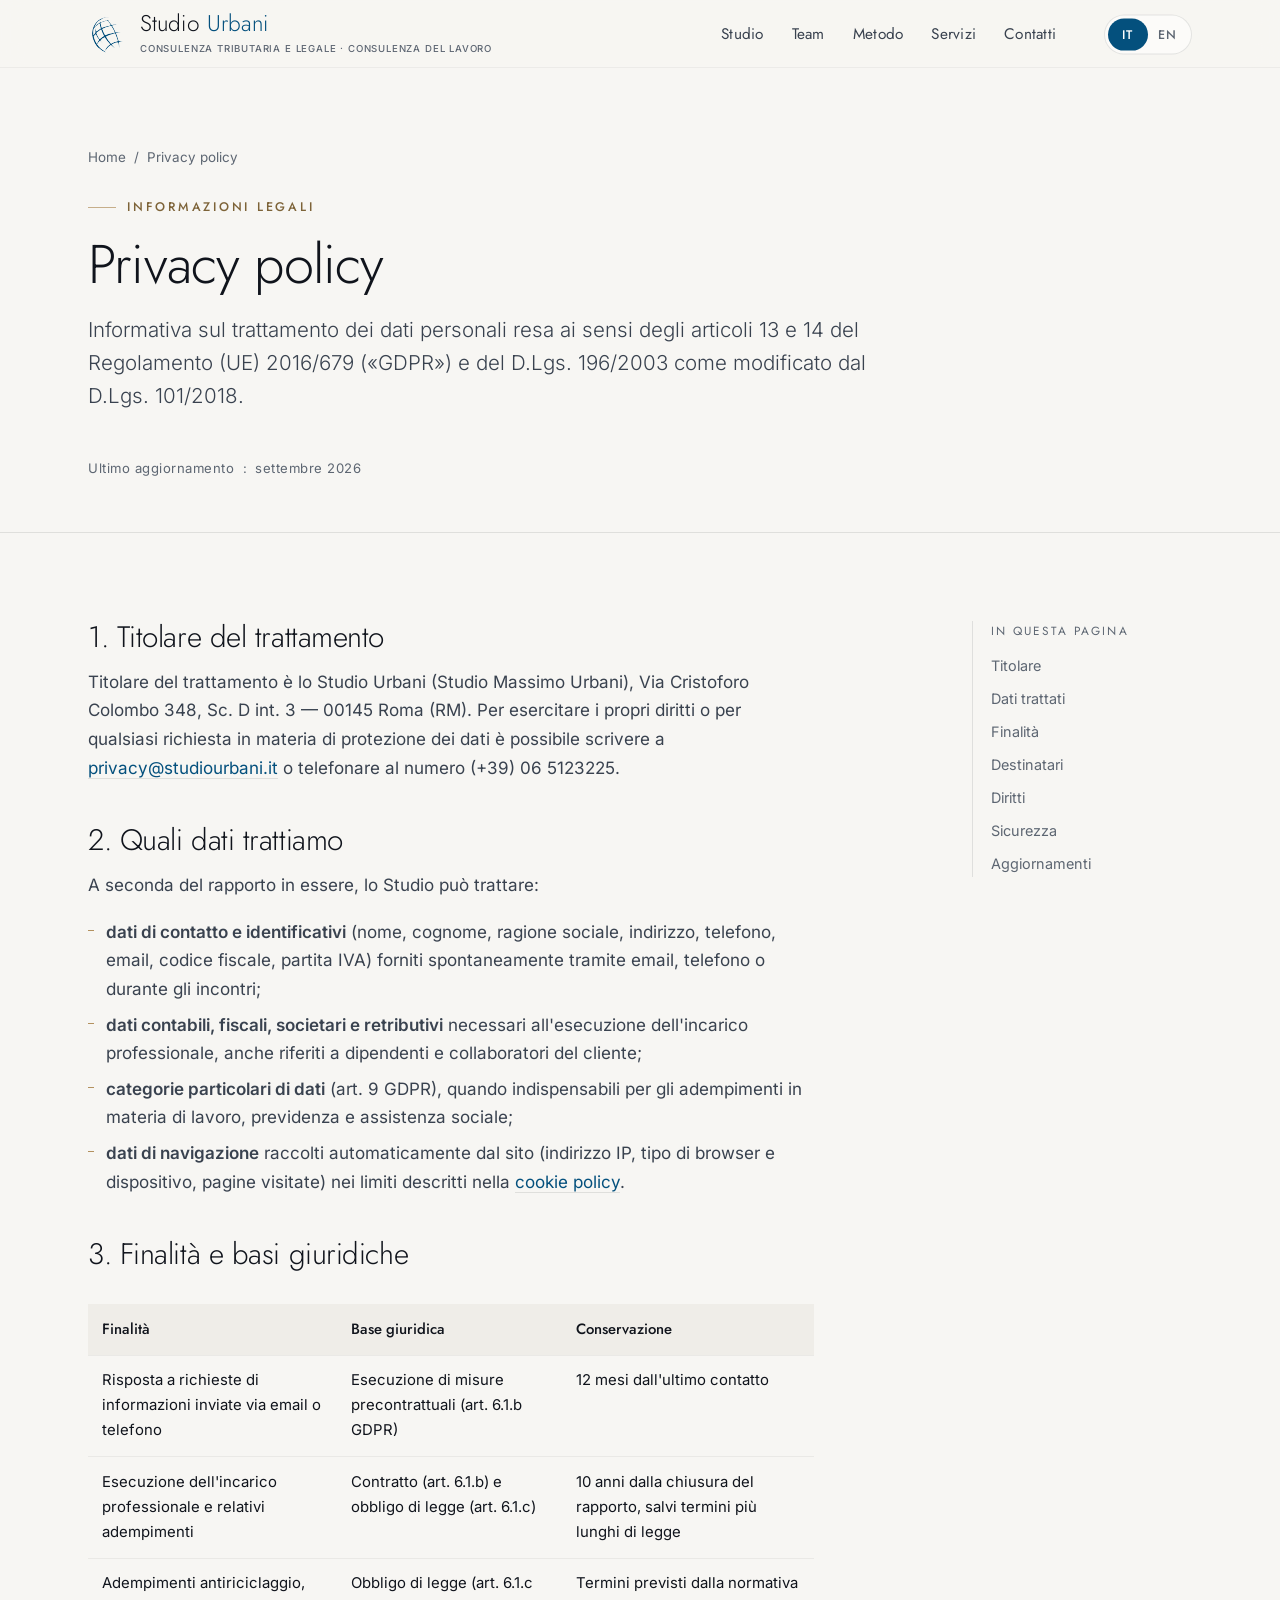
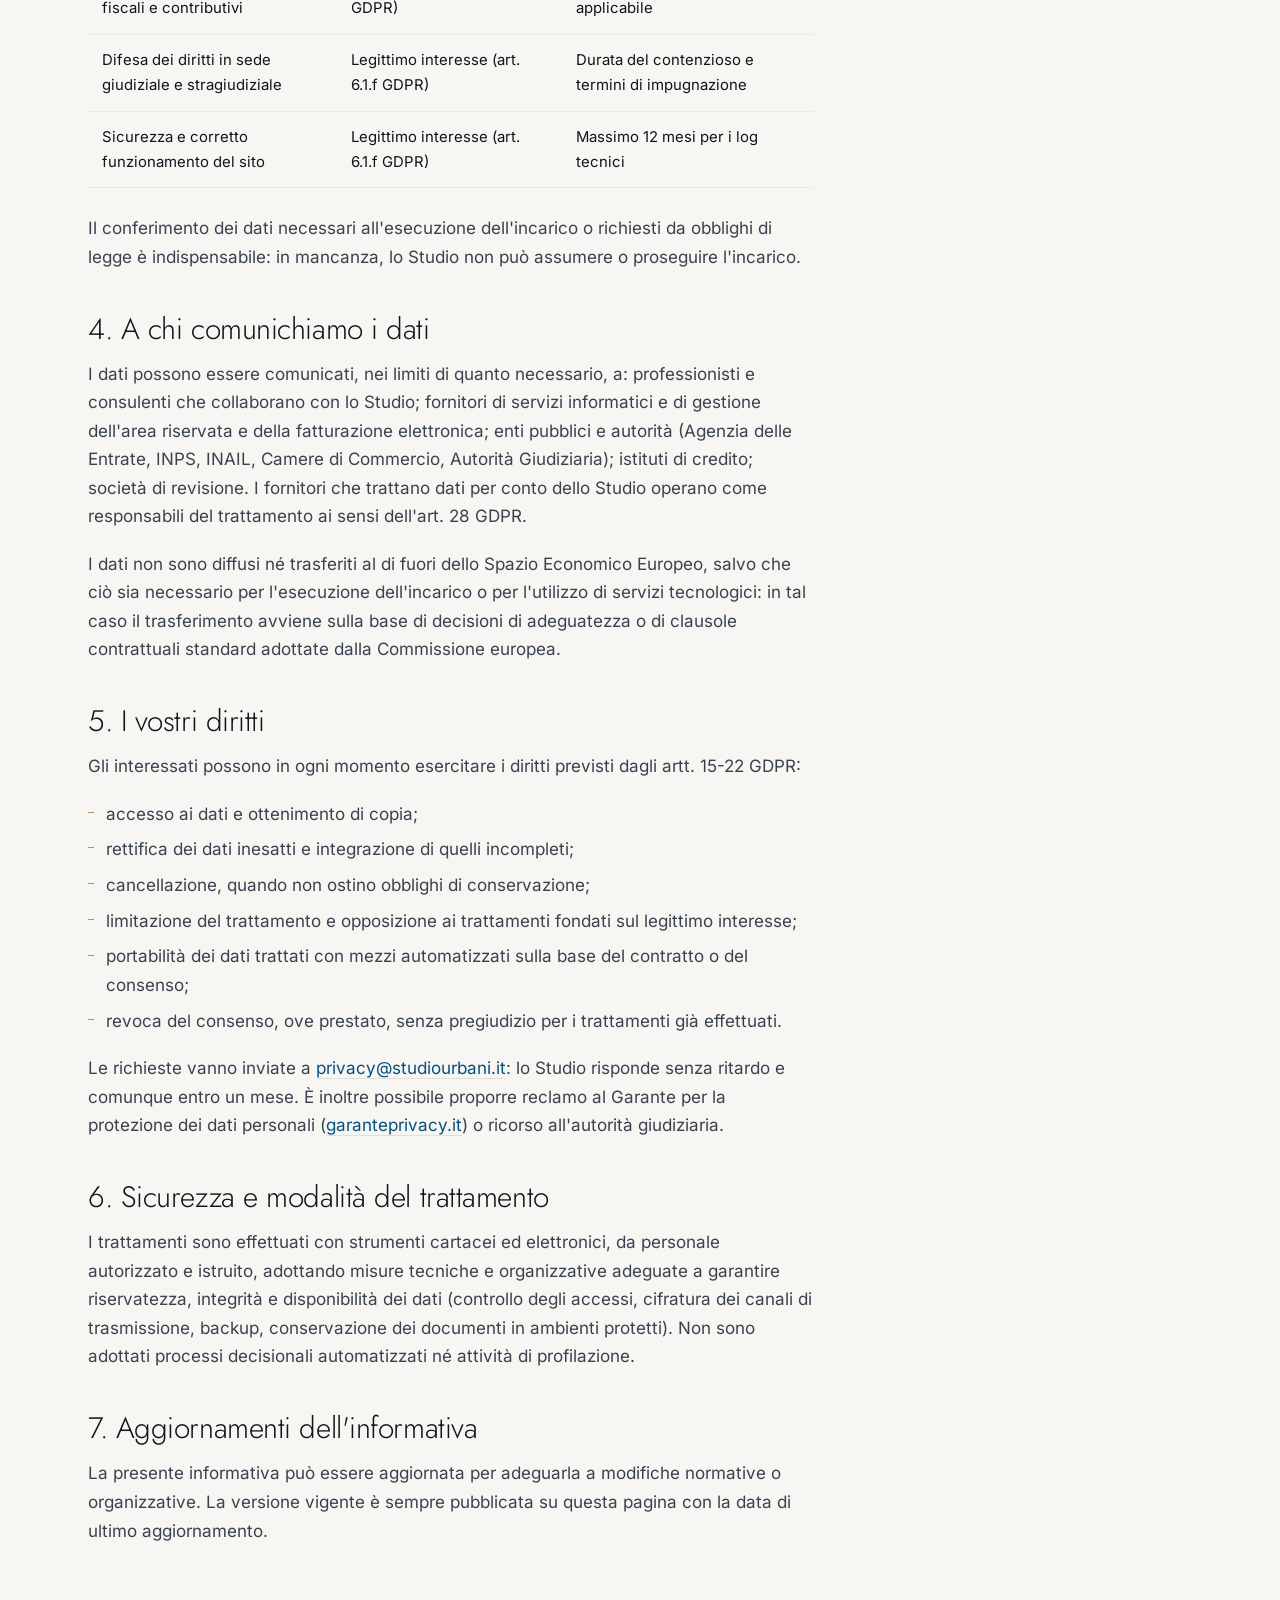
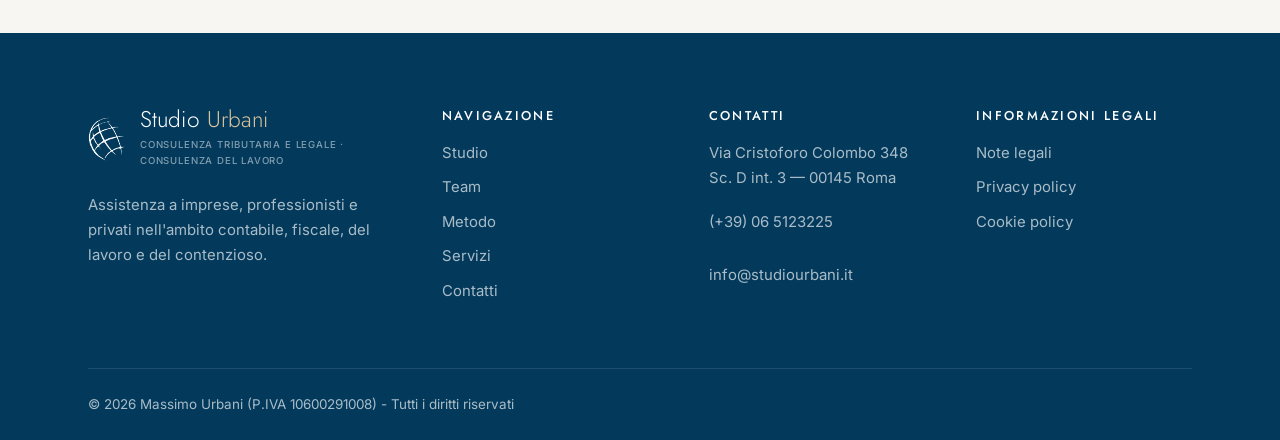
<file: pages/privacy-policy.html>
<!DOCTYPE html>
<html lang="it">
<head>
<meta charset="utf-8">
<meta name="viewport" content="width=device-width, initial-scale=1">
<title data-i18n="meta.privacy.title">Privacy policy — Studio Urbani</title>
<meta name="description" data-i18n-content="meta.privacy.desc" content="Informativa sul trattamento dei dati personali ai sensi degli artt. 13 e 14 del Regolamento (UE) 2016/679 (GDPR) — Studio Urbani, Roma.">
<meta name="theme-color" content="#f7f6f3">
<meta name="author" content="Studio Urbani">

<script>
  /* Anteprima su GitHub Pages: fuori dai motori di ricerca.
     Sul dominio finale questo blocco non fa nulla. */
  if (location.hostname.endsWith("github.io")) {
    var m = document.createElement("meta");
    m.name = "robots";
    m.content = "noindex, nofollow";
    document.head.appendChild(m);
  }
</script>


<link rel="canonical" href="https://www.studiourbani.it/pages/privacy-policy.html">

<meta property="og:type" content="article">
<meta property="og:site_name" content="Studio Urbani">
<meta property="og:locale" content="it_IT">
<meta property="og:locale:alternate" content="en_US">
<meta property="og:title" content="Privacy policy — Studio Urbani">
<meta property="og:description" content="Informativa sul trattamento dei dati personali ai sensi del Regolamento (UE) 2016/679.">
<meta property="og:url" content="https://www.studiourbani.it/pages/privacy-policy.html">
<meta property="og:image" content="https://www.studiourbani.it/assets/img/logo.png">
<meta name="twitter:card" content="summary">

<link rel="icon" href="../assets/img/favicon.ico" sizes="any">
<link rel="icon" type="image/png" sizes="32x32" href="../assets/img/favicon-32x32.png">
<link rel="icon" type="image/png" sizes="16x16" href="../assets/img/favicon-16x16.png">
<link rel="apple-touch-icon" href="../assets/img/apple-touch-icon.png">
<link rel="manifest" href="../assets/img/site.webmanifest">
<link rel="preload" href="../assets/fonts/jost-latin.woff2" as="font" type="font/woff2" crossorigin>
<link rel="preload" href="../assets/fonts/inter-latin.woff2" as="font" type="font/woff2" crossorigin>
<script>document.documentElement.classList.add("js");</script>
<link rel="stylesheet" href="../assets/css/style.css?v=20260907q">
</head>
<body>
<a class="skip-link" href="#main" data-i18n="a11y.skip">Vai al contenuto</a>

<header class="site-header is-solid" id="siteHeader">
  <div class="wrap site-header__inner">
    <a class="brand" href="../index.html" aria-label="Studio Urbani — home">
      <img class="brand__logo" src="../assets/img/logo.svg" alt="Studio Urbani">
      <span>
        <span class="wordmark">Studio <em>Urbani</em></span>
        <span class="brand__payoff" data-i18n="brand.payoff">Consulenza tributaria e legale · Consulenza del lavoro</span>
      </span>
    </a>
    <nav class="nav" id="mainNav" aria-label="Menu principale">
      <a href="../index.html#studio" data-i18n="nav.studio">Studio</a>
      <a href="../index.html#team" data-i18n="nav.team">Team</a>
      <a href="../index.html#rapporto" data-i18n="nav.rapporto">Metodo</a>
      <a href="../index.html#servizi" data-i18n="nav.servizi">Servizi</a>
      <a href="contatti.html" data-i18n="nav.contatti">Contatti</a>
    </nav>
    <div class="header__actions">
      <div class="lang-switch" role="group" aria-label="Lingua / Language">
        <button type="button" data-lang="it" aria-pressed="true">IT</button>
        <button type="button" data-lang="en" aria-pressed="false">EN</button>
      </div>
      <button class="burger" id="burger" type="button" aria-expanded="false" aria-controls="mainNav" aria-label="Menu"><span></span></button>
    </div>
  </div>
</header>
<main id="main">
  <section class="page-hero">
    <div class="wrap">
      <nav class="breadcrumb" aria-label="Breadcrumb">
        <a href="../index.html" data-i18n="bc.home">Home</a>
        <span aria-hidden="true">/</span>
        <span data-i18n="footer.privacy">Privacy policy</span>
      </nav>
      <p class="eyebrow" data-i18n="legal.eyebrow">Informazioni legali</p>
      <h1 data-i18n="privacy.title">Privacy policy</h1>
      <p class="lead" data-i18n="privacy.lead">Informativa sul trattamento dei dati personali resa ai sensi degli articoli 13 e 14 del Regolamento (UE) 2016/679 («GDPR») e del D.Lgs. 196/2003 come modificato dal D.Lgs. 101/2018.</p>
      <p class="updated"><span data-i18n="legal.updated">Ultimo aggiornamento</span>: <span data-i18n="legal.updatedDate">settembre 2026</span></p>
    </div>
  </section>

  <section class="section section--tight">
    <div class="wrap">
      <div class="legal-layout">
        <div class="prose">
          <h2 id="titolare" data-i18n="privacy.h1">1. Titolare del trattamento</h2>
          <p data-i18n="privacy.p1">Titolare del trattamento è lo Studio Urbani (Studio Massimo Urbani), Via Cristoforo Colombo 348, Sc. D int. 3 — 00145 Roma (RM). Per esercitare i propri diritti o per qualsiasi richiesta in materia di protezione dei dati è possibile scrivere a <a href="mailto:privacy@studiourbani.it">privacy@studiourbani.it</a> o telefonare al numero (+39) 06 5123225.</p>

          <h2 id="dati" data-i18n="privacy.h2">2. Quali dati trattiamo</h2>
          <p data-i18n="privacy.p2">A seconda del rapporto in essere, lo Studio può trattare:</p>
          <ul>
            <li data-i18n="privacy.li1"><strong>dati di contatto e identificativi</strong> (nome, cognome, ragione sociale, indirizzo, telefono, email, codice fiscale, partita IVA) forniti spontaneamente tramite email, telefono o durante gli incontri;</li>
            <li data-i18n="privacy.li2"><strong>dati contabili, fiscali, societari e retributivi</strong> necessari all'esecuzione dell'incarico professionale, anche riferiti a dipendenti e collaboratori del cliente;</li>
            <li data-i18n="privacy.li3"><strong>categorie particolari di dati</strong> (art. 9 GDPR), quando indispensabili per gli adempimenti in materia di lavoro, previdenza e assistenza sociale;</li>
            <li data-i18n="privacy.li4"><strong>dati di navigazione</strong> raccolti automaticamente dal sito (indirizzo IP, tipo di browser e dispositivo, pagine visitate) nei limiti descritti nella <a href="cookie-policy.html">cookie policy</a>.</li>
          </ul>

          <h2 id="finalita" data-i18n="privacy.h3">3. Finalità e basi giuridiche</h2>
          <div class="prose__wrap">
            <table>
              <thead>
                <tr>
                  <th data-i18n="privacy.th1">Finalità</th>
                  <th data-i18n="privacy.th2">Base giuridica</th>
                  <th data-i18n="privacy.th3">Conservazione</th>
                </tr>
              </thead>
              <tbody>
                <tr>
                  <td data-i18n="privacy.t1a">Risposta a richieste di informazioni inviate via email o telefono</td>
                  <td data-i18n="privacy.t1b">Esecuzione di misure precontrattuali (art. 6.1.b GDPR)</td>
                  <td data-i18n="privacy.t1c">12 mesi dall'ultimo contatto</td>
                </tr>
                <tr>
                  <td data-i18n="privacy.t2a">Esecuzione dell'incarico professionale e relativi adempimenti</td>
                  <td data-i18n="privacy.t2b">Contratto (art. 6.1.b) e obbligo di legge (art. 6.1.c)</td>
                  <td data-i18n="privacy.t2c">10 anni dalla chiusura del rapporto, salvi termini più lunghi di legge</td>
                </tr>
                <tr>
                  <td data-i18n="privacy.t3a">Adempimenti antiriciclaggio, fiscali e contributivi</td>
                  <td data-i18n="privacy.t3b">Obbligo di legge (art. 6.1.c GDPR)</td>
                  <td data-i18n="privacy.t3c">Termini previsti dalla normativa applicabile</td>
                </tr>
                <tr>
                  <td data-i18n="privacy.t4a">Difesa dei diritti in sede giudiziale e stragiudiziale</td>
                  <td data-i18n="privacy.t4b">Legittimo interesse (art. 6.1.f GDPR)</td>
                  <td data-i18n="privacy.t4c">Durata del contenzioso e termini di impugnazione</td>
                </tr>
                <tr>
                  <td data-i18n="privacy.t5a">Sicurezza e corretto funzionamento del sito</td>
                  <td data-i18n="privacy.t5b">Legittimo interesse (art. 6.1.f GDPR)</td>
                  <td data-i18n="privacy.t5c">Massimo 12 mesi per i log tecnici</td>
                </tr>
              </tbody>
            </table>
          </div>
          <p data-i18n="privacy.p3">Il conferimento dei dati necessari all'esecuzione dell'incarico o richiesti da obblighi di legge è indispensabile: in mancanza, lo Studio non può assumere o proseguire l'incarico.</p>

          <h2 id="destinatari" data-i18n="privacy.h4">4. A chi comunichiamo i dati</h2>
          <p data-i18n="privacy.p4">I dati possono essere comunicati, nei limiti di quanto necessario, a: professionisti e consulenti che collaborano con lo Studio; fornitori di servizi informatici e di gestione dell'area riservata e della fatturazione elettronica; enti pubblici e autorità (Agenzia delle Entrate, INPS, INAIL, Camere di Commercio, Autorità Giudiziaria); istituti di credito; società di revisione. I fornitori che trattano dati per conto dello Studio operano come responsabili del trattamento ai sensi dell'art. 28 GDPR.</p>
          <p data-i18n="privacy.p5">I dati non sono diffusi né trasferiti al di fuori dello Spazio Economico Europeo, salvo che ciò sia necessario per l'esecuzione dell'incarico o per l'utilizzo di servizi tecnologici: in tal caso il trasferimento avviene sulla base di decisioni di adeguatezza o di clausole contrattuali standard adottate dalla Commissione europea.</p>

          <h2 id="diritti" data-i18n="privacy.h5">5. I vostri diritti</h2>
          <p data-i18n="privacy.p6">Gli interessati possono in ogni momento esercitare i diritti previsti dagli artt. 15-22 GDPR:</p>
          <ul>
            <li data-i18n="privacy.d1">accesso ai dati e ottenimento di copia;</li>
            <li data-i18n="privacy.d2">rettifica dei dati inesatti e integrazione di quelli incompleti;</li>
            <li data-i18n="privacy.d3">cancellazione, quando non ostino obblighi di conservazione;</li>
            <li data-i18n="privacy.d4">limitazione del trattamento e opposizione ai trattamenti fondati sul legittimo interesse;</li>
            <li data-i18n="privacy.d5">portabilità dei dati trattati con mezzi automatizzati sulla base del contratto o del consenso;</li>
            <li data-i18n="privacy.d6">revoca del consenso, ove prestato, senza pregiudizio per i trattamenti già effettuati.</li>
          </ul>
          <p data-i18n="privacy.p7">Le richieste vanno inviate a <a href="mailto:privacy@studiourbani.it">privacy@studiourbani.it</a>: lo Studio risponde senza ritardo e comunque entro un mese. È inoltre possibile proporre reclamo al Garante per la protezione dei dati personali (<a href="https://www.garanteprivacy.it" target="_blank" rel="noopener noreferrer">garanteprivacy.it</a>) o ricorso all'autorità giudiziaria.</p>

          <h2 id="sicurezza" data-i18n="privacy.h6">6. Sicurezza e modalità del trattamento</h2>
          <p data-i18n="privacy.p8">I trattamenti sono effettuati con strumenti cartacei ed elettronici, da personale autorizzato e istruito, adottando misure tecniche e organizzative adeguate a garantire riservatezza, integrità e disponibilità dei dati (controllo degli accessi, cifratura dei canali di trasmissione, backup, conservazione dei documenti in ambienti protetti). Non sono adottati processi decisionali automatizzati né attività di profilazione.</p>

          <h2 id="aggiornamenti" data-i18n="privacy.h7">7. Aggiornamenti dell'informativa</h2>
          <p data-i18n="privacy.p9">La presente informativa può essere aggiornata per adeguarla a modifiche normative o organizzative. La versione vigente è sempre pubblicata su questa pagina con la data di ultimo aggiornamento.</p>
        </div>

        <nav class="toc" aria-label="Indice">
          <span data-i18n="legal.toc">In questa pagina</span>
          <a href="#titolare" data-i18n="privacy.toc1">Titolare</a>
          <a href="#dati" data-i18n="privacy.toc2">Dati trattati</a>
          <a href="#finalita" data-i18n="privacy.toc3">Finalità</a>
          <a href="#destinatari" data-i18n="privacy.toc4">Destinatari</a>
          <a href="#diritti" data-i18n="privacy.toc5">Diritti</a>
          <a href="#sicurezza" data-i18n="privacy.toc6">Sicurezza</a>
          <a href="#aggiornamenti" data-i18n="privacy.toc7">Aggiornamenti</a>
        </nav>
      </div>
    </div>
  </section>
</main>
<footer class="site-footer">
  <div class="wrap">
    <div class="footer__grid">
      <div>
        <a class="brand" href="../index.html">
          <img class="brand__logo" src="../assets/img/logo-light.svg" alt="">
          <span>
            <span class="wordmark">Studio <em>Urbani</em></span>
            <span class="brand__payoff" data-i18n="brand.payoff">Consulenza tributaria e legale · Consulenza del lavoro</span>
          </span>
        </a>
        <p class="footer__about" data-i18n="footer.about">Assistenza a imprese, professionisti e privati nell'ambito contabile, fiscale, del lavoro e del contenzioso.</p>
      </div>

      <div>
        <h2 class="footer__title" data-i18n="footer.nav">Navigazione</h2>
        <ul class="footer__list">
          <li><a href="../index.html#studio" data-i18n="nav.studio">Studio</a></li>
          <li><a href="../index.html#team" data-i18n="nav.team">Team</a></li>
          <li><a href="../index.html#rapporto" data-i18n="nav.rapporto">Metodo</a></li>
          <li><a href="../index.html#servizi" data-i18n="nav.servizi">Servizi</a></li>
          <li><a href="contatti.html" data-i18n="nav.contatti">Contatti</a></li>
        </ul>
      </div>

      <div>
        <h2 class="footer__title" data-i18n="footer.contact">Contatti</h2>
        <ul class="footer__list footer__list--contact">
          <li>Via Cristoforo Colombo 348<br>Sc. D int. 3 — 00145 Roma</li>
          <li><a href="tel:+39065123225">(+39) 06 5123225</a></li>
          <li><a href="mailto:info@studiourbani.it">info@studiourbani.it</a></li>
        </ul>
      </div>

      <div>
        <h2 class="footer__title" data-i18n="footer.legalTitle">Informazioni legali</h2>
        <ul class="footer__list">
          <li><a href="note-legali.html" data-i18n="footer.note">Note legali</a></li>
          <li><a href="privacy-policy.html" data-i18n="footer.privacy">Privacy policy</a></li>
          <li><a href="cookie-policy.html" data-i18n="footer.cookie">Cookie policy</a></li>
        </ul>
      </div>
    </div>

    <div class="footer__bottom">
      <p>© <span data-year>2026</span> Massimo Urbani (P.IVA 10600291008) - <span data-i18n="footer.rights">Tutti i diritti riservati</span></p>
    </div>
  </div>
</footer>

<button class="to-top" id="toTop" type="button" aria-label="Torna su" data-i18n-aria-label="a11y.top">
  <svg viewBox="0 0 24 24" fill="none" stroke="currentColor" stroke-width="1.2" aria-hidden="true"><path d="M12 19V5M6 11l6-6 6 6"/></svg>
</button>

<script src="../assets/js/i18n.js?v=20260907f"></script>
<script src="../assets/js/main.js?v=20260907"></script>
</body>
</html>
</file>
<file: assets/css/style.css>
/* ==========================================================================
   Studio Urbani — Design System
   Titoli: Jost (geometrico, ispirato al logo dello Studio)
   Testi:  Inter
   ========================================================================== */

/* ---------- Font locali ---------- */
@font-face {
  font-family: 'Jost';
  font-style: normal;
  font-weight: 200 700;
  font-display: swap;
  src: url('../fonts/jost-latin.woff2') format('woff2');
  unicode-range: U+0000-00FF, U+0131, U+0152-0153, U+02BB-02BC, U+02C6, U+02DA, U+02DC,
    U+0304, U+0308, U+0329, U+2000-206F, U+20AC, U+2122, U+2191, U+2193, U+2212, U+2215, U+FEFF, U+FFFD;
}
@font-face {
  font-family: 'Jost';
  font-style: normal;
  font-weight: 200 700;
  font-display: swap;
  src: url('../fonts/jost-latin-ext.woff2') format('woff2');
  unicode-range: U+0100-02BA, U+02BD-02C5, U+02C7-02CC, U+02CE-02D7, U+02DD-02FF, U+0304, U+0308,
    U+0329, U+1D00-1DBF, U+1E00-1E9F, U+1EF2-1EFF, U+2020, U+20A0-20AB, U+20AD-20C0, U+2113,
    U+2C60-2C7F, U+A720-A7FF;
}
@font-face {
  font-family: 'Inter';
  font-style: normal;
  font-weight: 300 700;
  font-display: swap;
  src: url('../fonts/inter-latin.woff2') format('woff2');
  unicode-range: U+0000-00FF, U+0131, U+0152-0153, U+02BB-02BC, U+02C6, U+02DA, U+02DC,
    U+0304, U+0308, U+0329, U+2000-206F, U+20AC, U+2122, U+2191, U+2193, U+2212, U+2215, U+FEFF, U+FFFD;
}
@font-face {
  font-family: 'Inter';
  font-style: normal;
  font-weight: 300 700;
  font-display: swap;
  src: url('../fonts/inter-latin-ext.woff2') format('woff2');
  unicode-range: U+0100-02BA, U+02BD-02C5, U+02C7-02CC, U+02CE-02D7, U+02DD-02FF, U+0304, U+0308,
    U+0329, U+1D00-1DBF, U+1E00-1E9F, U+1EF2-1EFF, U+2020, U+20A0-20AB, U+20AD-20C0, U+2113,
    U+2C60-2C7F, U+A720-A7FF;
}

/* ---------- Token ---------- */
:root {
  /* Palette ispirata al logo: blu-notte del lettering, grigio caldo del payoff, carta */
  --ink:        #10141c;
  --ink-soft:   #39424f;
  --muted:      #5d6672;   /* 4.97:1 sul fondo carta piu' scuro */
  --navy:       #04507d;   /* blu del marchio, rgb(4,80,125) */
  --navy-deep:  #033a5c;
  --navy-soft:  #2a76a5;
  --brass:      #b3915f;   /* filetti, icone, fondi scuri */
  --brass-ink:  #7d6338;   /* ottone per TESTO su fondi chiari, 4.83:1 */
  --brass-soft: #d9c39c;
  /* Oro delle stelle: un gradino piu' scuro dell'ottone, il minimo per stare
     sopra 3:1 sia sul bianco sia sulla carta come elemento non testuale. */
  --star: #a8854f;
  --paper:      #f7f6f3;
  --paper-2:    #efedE8;
  --white:      #ffffff;
  --line:       rgba(16, 20, 28, .10);
  --line-soft:  rgba(16, 20, 28, .06);

  --font-display: 'Jost', 'Century Gothic', 'Futura', 'Trebuchet MS', sans-serif;
  --font-body: 'Inter', -apple-system, BlinkMacSystemFont, 'Segoe UI', Roboto, Helvetica, Arial, sans-serif;

  --wrap: 1200px;
  --wrap-narrow: 820px;
  --radius: 4px;
  --radius-lg: 10px;

  --shadow-sm: 0 1px 2px rgba(16, 20, 28, .04), 0 8px 24px -16px rgba(16, 20, 28, .18);
  --shadow-md: 0 2px 4px rgba(16, 20, 28, .04), 0 24px 48px -28px rgba(16, 20, 28, .28);

  --ease: cubic-bezier(.22, .61, .36, 1);
  --header-h: 82px;
}

/* ---------- Reset ---------- */
*, *::before, *::after { box-sizing: border-box; }
html { -webkit-text-size-adjust: 100%; scroll-behavior: smooth; }
@media (prefers-reduced-motion: reduce) { html { scroll-behavior: auto; } }
body {
  margin: 0;
  background: var(--paper);
  color: var(--ink);
  font-family: var(--font-body);
  font-size: 17px;
  line-height: 1.68;
  font-weight: 400;
  -webkit-font-smoothing: antialiased;
  text-rendering: optimizeLegibility;
  overflow-x: hidden;
}
img, svg { max-width: 100%; display: block; }
a { color: inherit; text-decoration: none; }
button { font: inherit; color: inherit; }
ul, ol { margin: 0; padding: 0; }
/* Focus a doppio anello: il blu del marchio passa il 3:1 su tutti i fondi
   chiari (7.3-8.6:1), l'alone bianco lo staccca da qualunque superficie.
   Sui fondi scuri i due anelli si invertono. */
:focus-visible {
  outline: 2px solid var(--navy);
  outline-offset: 2px;
  transition: none;   /* l'indicatore di focus deve comparire subito */
  box-shadow: 0 0 0 4px rgba(255, 255, 255, .92);
}
.section--dark :focus-visible,
.site-footer :focus-visible {
  outline-color: #fff;
  box-shadow: 0 0 0 4px rgba(3, 58, 92, .92);
}

/* ---------- Tipografia ---------- */
h1, h2, h3, h4, .display, .wordmark {
  font-family: var(--font-display);
  font-weight: 300;
  letter-spacing: -.015em;
  line-height: 1.1;
  margin: 0;
  color: var(--ink);
}
h1 { font-size: clamp(1.95rem, 2.9vw, 2.6rem); }   /* dimensionato perche' ogni riga del titolo stia su una riga sola */
h2 { font-size: clamp(1.95rem, 2.9vw, 2.6rem); }   /* stessa misura dell'h1: i titoli di sezione pesano quanto quello della hero */
h3 { font-size: clamp(1.25rem, 2vw, 1.5rem); font-weight: 400; letter-spacing: -.005em; }
h4 { font-size: 1.05rem; font-weight: 500; }
p { margin: 0 0 1.1em; }
p:last-child { margin-bottom: 0; }
strong { font-weight: 600; }

.lead {
  font-size: clamp(1.06rem, 1.6vw, 1.28rem);
  line-height: 1.62;
  color: var(--ink-soft);
  font-weight: 300;
}
.eyebrow {
  font-family: var(--font-display);
  font-size: .78rem;
  font-weight: 500;
  letter-spacing: .22em;
  text-transform: uppercase;
  color: var(--brass-ink);
  display: inline-flex;
  align-items: center;
  gap: .7rem;
  margin: 0 0 1.1rem;
}
.eyebrow::before {
  content: '';
  width: 28px;
  height: 1px;
  background: var(--brass);
  opacity: .7;
}
.text-muted { color: var(--muted); }

/* ---------- Layout ---------- */
.wrap { width: 100%; max-width: var(--wrap); margin-inline: auto; padding-inline: clamp(20px, 5vw, 48px); }
.wrap--narrow { max-width: var(--wrap-narrow); }
.section { padding-block: clamp(72px, 10vw, 132px); position: relative; }
.section[id], .prose h2[id] { scroll-margin-top: 92px; }
.section--tight { padding-block: clamp(56px, 7vw, 88px); }
.section--paper2 { background: var(--paper-2); }
.section--dark { background: var(--navy-deep); color: rgba(255, 255, 255, .82); }
.section--dark h2, .section--dark h3, .section--dark h4 { color: #fff; }
.section--dark .lead { color: rgba(255, 255, 255, .74); }
.section--dark .eyebrow { color: var(--brass-soft); }
.section--dark .eyebrow::before { background: var(--brass-soft); }
.section-head { max-width: 700px; margin-bottom: clamp(40px, 5vw, 68px); }
.section-head--center { margin-inline: auto; text-align: center; }
.section-head--center .eyebrow::before { display: none; }
.divider { height: 1px; background: var(--line); border: 0; margin: 0; }

/* ---------- Bottoni ---------- */
.btn {
  --btn-bg: var(--navy);
  --btn-fg: #fff;
  display: inline-flex;
  align-items: center;
  justify-content: center;
  gap: .6rem;
  padding: .95rem 1.6rem;
  background: var(--btn-bg);
  color: var(--btn-fg);
  border: 1px solid var(--btn-bg);
  border-radius: 999px;
  font-family: var(--font-display);
  font-size: .95rem;
  font-weight: 500;
  letter-spacing: .04em;
  white-space: nowrap;
  cursor: pointer;
  transition: transform .35s var(--ease), background-color .35s var(--ease), color .35s var(--ease), border-color .35s var(--ease), box-shadow .35s var(--ease);
  will-change: transform;
}
.btn:hover { transform: translateY(-2px); box-shadow: var(--shadow-sm); background: var(--navy-deep); border-color: var(--navy-deep); }
/* L'alone del focus non deve ereditare la transizione del bottone:
   un indicatore che arriva dopo 350ms e' un indicatore assente. */
.btn:focus-visible { transition-property: transform, background-color, color, border-color; }
.btn svg { width: 17px; height: 17px; flex: none; }
.btn--ghost { --btn-bg: transparent; --btn-fg: var(--ink); border-color: var(--line); }
.btn--ghost:hover { --btn-fg: #fff; background: var(--navy); border-color: var(--navy); }
.btn--light { --btn-bg: #fff; --btn-fg: var(--navy-deep); }
.btn--light:hover { background: var(--brass-soft); border-color: var(--brass-soft); color: var(--navy-deep); }
.btn--sm { padding: .66rem 1.1rem; font-size: .86rem; gap: .45rem; }
.btn--outline-light { --btn-bg: transparent; --btn-fg: #fff; border-color: rgba(255, 255, 255, .3); }
.btn--outline-light:hover { background: #fff; color: var(--navy-deep); border-color: #fff; }
.btn-row { display: flex; flex-wrap: wrap; gap: .8rem; }

.link-arrow {
  display: inline-flex;
  align-items: center;
  gap: .5rem;
  font-family: var(--font-display);
  font-weight: 500;
  font-size: .95rem;
  letter-spacing: .03em;
  color: var(--navy);
  border-bottom: 1px solid transparent;
  transition: gap .3s var(--ease), border-color .3s var(--ease);
}
.link-arrow svg { width: 16px; height: 16px; }
.link-arrow:hover { gap: .85rem; border-color: currentColor; }

/* ---------- Header ---------- */
.site-header {
  position: fixed;
  inset: 0 0 auto;
  z-index: 100;
  height: var(--header-h);
  display: flex;
  align-items: center;
  transform-origin: top;
  transition: transform .4s var(--ease), background-color .4s var(--ease), box-shadow .4s var(--ease), border-color .4s var(--ease);
  border-bottom: 1px solid transparent;
}
/* Il rimpicciolimento allo scroll era un'animazione di height (82px -> 68px):
   proprieta' di layout, ricalcolata a ogni frame. Qui la stessa riduzione
   visiva si ottiene scalando il contenitore (transform, non layout) e
   annullando lo schiacciamento sul contenuto con una scala inversa uguale e
   contraria su .site-header__inner, cosi' testo e icone restano nitidi. */
.site-header.is-solid {
  transform: scaleY(calc(68 / 82));
  background: rgba(247, 246, 243, .86);
  backdrop-filter: saturate(180%) blur(14px);
  -webkit-backdrop-filter: saturate(180%) blur(14px);
  border-bottom-color: var(--line-soft);
}
.site-header__inner {
  width: 100%;
  display: flex;
  align-items: center;
  gap: clamp(16px, 4vw, 48px);
  transform-origin: top;
  transition: transform .4s var(--ease);
}
.site-header.is-solid .site-header__inner { transform: translateY(-4px) scaleY(calc(82 / 68)); }

/* Wordmark (placeholder tipografico del logo) */
.brand { display: inline-flex; align-items: center; gap: .8rem; margin-right: auto; }
.brand__logo { width: auto; height: 46px; flex: none; transition: transform .4s var(--ease); }
.site-header.is-solid .brand__logo { transform: scale(calc(38 / 46)); }
.wordmark { display: block; font-size: 1.42rem; font-weight: 300; letter-spacing: .005em; line-height: 1; color: var(--ink); }
.wordmark em { font-style: normal; color: var(--navy); }
.brand__payoff {
  display: block;
  font-family: var(--font-body);
  font-size: .6rem;
  font-weight: 500;
  letter-spacing: .085em;
  text-transform: uppercase;
  color: var(--muted);
  margin-top: .34rem;
}

/* Nav */
.nav { display: flex; align-items: center; gap: clamp(14px, 2.2vw, 30px); }
.nav a {
  font-family: var(--font-display);
  font-size: .96rem;
  font-weight: 400;
  letter-spacing: .015em;
  color: var(--ink-soft);
  position: relative;
  padding-block: 4px;
  transition: color .3s var(--ease);
}
.nav a::after {
  content: '';
  position: absolute;
  left: 0; bottom: 0;
  width: 100%; height: 1px;
  background: var(--brass);
  transform: scaleX(0);
  transform-origin: left;
  transition: transform .4s var(--ease);
}
.nav a:hover, .nav a[aria-current='page'] { color: var(--ink); }
.nav a:hover::after, .nav a[aria-current='page']::after { transform: scaleX(1); }

.header__actions { display: flex; align-items: center; gap: .7rem; }

/* Switch lingua */
.lang-switch {
  display: inline-flex;
  align-items: center;
  border: 1px solid var(--line);
  border-radius: 999px;
  padding: 3px;
  background: rgba(255, 255, 255, .5);
}
.lang-switch button {
  border: 0;
  background: transparent;
  border-radius: 999px;
  /* Larghezza fissa: IT ed EN hanno glifi di larghezza diversa e senza questo
     le due pastiglie risulterebbero disuguali. */
  min-width: 2.5rem;
  padding: .32rem .3rem;
  text-align: center;
  font-family: var(--font-display);
  font-size: .78rem;
  font-weight: 500;
  letter-spacing: .09em;
  color: var(--muted);
  cursor: pointer;
  transition: background-color .3s var(--ease), color .3s var(--ease);
}
.lang-switch button:hover { color: var(--ink); }
.lang-switch button[aria-pressed='true'] { background: var(--navy); color: #fff; }

.burger {
  display: none;
  width: 44px; height: 44px;
  align-items: center; justify-content: center;
  border: 1px solid var(--line);
  border-radius: 999px;
  background: rgba(255, 255, 255, .5);
  cursor: pointer;
}
.burger span { display: block; width: 17px; height: 1.5px; background: var(--ink); position: relative; transition: transform .3s var(--ease), background-color .3s var(--ease); }
.burger span::before, .burger span::after {
  content: ''; position: absolute; left: 0; width: 17px; height: 1.5px; background: var(--ink);
  transition: transform .3s var(--ease);
}
.burger span::before { top: -5.5px; }
.burger span::after { top: 5.5px; }
/* Un antenato con backdrop-filter o transform fa da contenitore per i
   discendenti position: fixed: con l'header compatto (scrollato, quindi con
   lo scaleY del restringimento) il pannello del menu finiva ancorato
   all'header invece di coprire lo schermo — riproducibile solo dopo aver
   scrollato, mai a pagina appena caricata. Aperto il menu, disattivo entrambi
   — transition: none perche' altrimenti il transform tornava a "none" con
   la sua normale transizione di .4s, e per quella frazione di secondo si
   rivedeva il pannello ancorato all'header prima che si sistemasse. */
body.nav-open .site-header {
  backdrop-filter: none;
  -webkit-backdrop-filter: none;
  background: var(--paper);
  transform: none;
  transition: none;
}
/* .nav e' un discendente di .site-header__inner, non solo di .site-header:
   anche il suo transform (la stessa compensazione del restringimento) crea
   un containing block e va disattivato allo stesso modo. Specificita' pari
   a quella di .site-header.is-solid .site-header__inner (tre classi), che
   altrimenti vincerebbe e lascerebbe il transform attivo. */
body.nav-open .site-header.is-solid .site-header__inner { transform: none; transition: none; }
/* Il pannello del menu è position: fixed e coprirebbe marchio e switch
   lingua: mentre è aperto li tengo sopra, così restano leggibili e usabili. */
body.nav-open .brand,
body.nav-open .header__actions { position: relative; z-index: 1; }
body.nav-open .burger span { background: transparent; }
body.nav-open .burger span::before { transform: translateY(5.5px) rotate(45deg); }
body.nav-open .burger span::after { transform: translateY(-5.5px) rotate(-45deg); }

@media (max-width: 760px) {
  .site-header .brand__payoff { display: none; }
  .site-header .wordmark { font-size: 1.28rem; }
  .site-header .brand__logo, .site-header.is-solid .brand__logo { height: 34px; }
}

@media (max-width: 940px) {
  .burger { display: inline-flex; }
  .nav {
    position: fixed;
    inset: 0;
    flex-direction: column;
    justify-content: center;
    gap: 1.4rem;
    background: var(--paper);
    padding: 6rem 2rem 3rem;
    opacity: 0;
    visibility: hidden;
    transform: translateY(-8px);
    transition: opacity .35s var(--ease), transform .35s var(--ease), visibility .35s;
  }
  body.nav-open .nav { opacity: 1; visibility: visible; transform: none; }
  .nav a { font-size: 1.6rem; font-weight: 300; }
  body.nav-open { overflow: hidden; }
}

/* ---------- Hero ---------- */
.hero {
  position: relative;
  min-height: min(78svh, 700px);
  display: flex;
  align-items: center;
  padding-block: calc(var(--header-h) + 40px) clamp(48px, 6vw, 88px);
  overflow: hidden;
}
.hero__bg { position: absolute; inset: 0; z-index: 0; pointer-events: none; }
.hero__bg::before {
  content: '';
  position: absolute;
  top: -28%; right: -14%;
  width: 62vw; height: 62vw;
  background: radial-gradient(circle at 50% 50%, rgba(4, 80, 125, .16), rgba(4, 80, 125, 0) 66%);
  border-radius: 50%;
}
.hero__bg::after {
  content: '';
  position: absolute;
  bottom: -22%; left: -12%;
  width: 32vw; height: 32vw;
  background: radial-gradient(circle at 50% 50%, rgba(179, 145, 95, .10), rgba(179, 145, 95, 0) 66%);
  border-radius: 50%;
}
.hero__grid {
  position: absolute; inset: 0;
  background-image: linear-gradient(var(--line-soft) 1px, transparent 1px), linear-gradient(90deg, var(--line-soft) 1px, transparent 1px);
  background-size: 84px 84px;
  mask-image: radial-gradient(ellipse 80% 60% at 50% 40%, #000, transparent 78%);
  -webkit-mask-image: radial-gradient(ellipse 80% 60% at 50% 40%, #000, transparent 78%);
  opacity: .8;
}
.hero .wrap { position: relative; z-index: 1; }
.hero__inner { display: grid; grid-template-columns: minmax(0, 1.8fr) minmax(0, .7fr); gap: clamp(28px, 4vw, 60px); align-items: center; }
.hero h1 { margin-bottom: 1.4rem; }
.hero__lead { max-width: 56ch; margin-bottom: 2.2rem; }
.hero__aside { display: grid; gap: 1.4rem; padding-bottom: .4rem; }

/* Quattro porte verso le sezioni della pagina, al posto dei numeri */
.hero__links { display: grid; gap: .7rem; align-content: center; }
.hero__link {
  display: grid;
  grid-template-columns: 44px 1fr 18px;
  align-items: center;
  gap: 1rem;
  padding: .95rem 1.15rem;
  background: rgba(255, 255, 255, .72);
  border: 1px solid var(--line-soft);
  border-radius: var(--radius-lg);
  transition: transform .35s var(--ease), border-color .35s var(--ease), background-color .35s var(--ease), box-shadow .35s var(--ease);
}
.hero__link-icon {
  width: 44px; height: 44px; border-radius: 50%;
  display: grid; place-items: center;
  background: rgba(4, 80, 125, .07);
  color: var(--navy);
}
.hero__link-icon svg { width: 21px; height: 21px; }
.hero__link-label {
  font-family: var(--font-display);
  font-size: 1.06rem;
  font-weight: 400;
  letter-spacing: .005em;
  color: var(--ink);
}
.hero__link-arrow { width: 18px; height: 18px; color: var(--muted); transition: transform .35s var(--ease), color .35s var(--ease); }
.hero__link:hover {
  transform: translateY(-2px);
  background: var(--white);
  border-color: transparent;
  box-shadow: var(--shadow-sm);
}
.hero__link:hover .hero__link-arrow { transform: translateX(3px); color: var(--navy); }
.hero__link:hover .hero__link-icon { background: var(--navy); color: #fff; }
@media (max-width: 900px) {
  .hero__links { gap: .6rem; margin-top: .5rem; }
  .hero__link { padding: .8rem 1rem; grid-template-columns: 38px 1fr 16px; gap: .85rem; }
  .hero__link-icon { width: 38px; height: 38px; }
  .hero__link-icon svg { width: 19px; height: 19px; }
}
.hero__fact { border-top: 1px solid var(--line); padding-top: 1rem; }
.hero__fact dt { font-family: var(--font-display); font-size: clamp(1.8rem, 3vw, 2.5rem); font-weight: 300; color: var(--navy); line-height: 1; }
.hero__fact dd { margin: .45rem 0 0; font-size: .88rem; color: var(--muted); letter-spacing: .01em; }
.hero__hours {
  margin-top: 1.1rem;
  font-size: .92rem;
  color: var(--muted);
}
.hero__hours a { color: var(--navy); border-bottom: 1px solid var(--line); }
.hero__hours a:hover { border-color: var(--navy); }

.panel__actions { display: flex; flex-wrap: wrap; gap: .7rem; margin-top: 1.6rem; }
@media (max-width: 900px) { .panel__actions { justify-content: center; } }
.panel__actions .btn { padding: .8rem 1.25rem; font-size: .92rem; }
.panel__actions .btn svg { width: 16px; height: 16px; }

/* Nota sulla fatturazione: pannello su carta dentro i servizi, non piu' fascia */
.billing-note {
  margin-top: clamp(28px, 3.4vw, 44px);
  background: var(--paper-2);
  border: 1px solid var(--line-soft);
  border-radius: var(--radius-lg);
  padding: clamp(26px, 3vw, 40px);
  display: grid;
  grid-template-columns: minmax(0, 1fr) auto;
  gap: clamp(20px, 3vw, 44px);
  align-items: center;
}
.billing-note h2 { font-size: clamp(1.4rem, 2.2vw, 1.85rem); margin-bottom: .8rem; }
/* Esclude .eyebrow: senza quel :not, questa regola (piu' specifica della
   sola .eyebrow) sovrascriveva dimensione e colore dell'etichetta
   «Fatturazione elettronica», facendola apparire diversa da quella di
   «Dicono di noi» pur condividendo la stessa classe. */
.billing-note p:not(.eyebrow) { font-size: .98rem; color: var(--ink-soft); max-width: 68ch; }
@media (max-width: 820px) {
  .billing-note { grid-template-columns: 1fr; }
  .billing-note .btn-row { justify-content: center; }
}

/* ---------- Dicono di noi (recensioni Google) ---------- */
/* La card segue quella della fatturazione elettronica e le appartiene: i due
   riempimenti di sezione sommati (128 + 88px) le allontanavano troppo. Il passo
   e' quello fra la griglia dei servizi e la nota sulla fatturazione. */
#servizi { padding-bottom: clamp(28px, 3.4vw, 44px); }
#dicono { padding-top: 0; }
.reviews {
  background: var(--white);
  border: 1px solid var(--line-soft);
  border-radius: var(--radius-lg);
  padding: clamp(26px, 3vw, 40px);
  display: grid;
  grid-template-columns: minmax(0, .92fr) minmax(0, 1.08fr);
  gap: clamp(24px, 3.4vw, 52px);
  align-items: center;
}
@media (max-width: 900px) { .reviews { grid-template-columns: 1fr; } }
.reviews h2 { font-size: clamp(1.4rem, 2.2vw, 1.85rem); margin-bottom: 1.2rem; }
/* Voto e stelle in colonna, il conteggio accanto: due blocchi affiancati,
   separati da un filetto, cosi' il numero grande resta l'unico protagonista. */
/* Gap raddoppiato rispetto alle 22px iniziali: voto e bottoni leggevano come
   un unico blocco confuso, ora restano due elementi distinti nella riga. */
.reviews__figures { display: flex; align-items: center; gap: clamp(28px, 3.4vw, 48px); }
@media (max-width: 900px) { .reviews__figures { justify-content: center; } }
/* I due rimandi alla scheda Google, in colonna accanto al voto. Niente filetto:
   i bottoni hanno gia' una forma propria e una riga in piu' sarebbe rumore. */
.reviews__side { display: grid; justify-items: stretch; gap: .6rem; }
.reviews__side .btn { justify-content: space-between; }
/* Voto e stelle centrati fra loro sempre, non solo da mobile: sono l'unico
   dato del blocco, ha senso leggerli come una colonna unica. */
.reviews__score { display: grid; justify-items: center; gap: .5rem; flex: none; margin: 0; }
.reviews__avg { font-family: var(--font-display); font-size: clamp(2.6rem, 4vw, 3.4rem); font-weight: 300; line-height: 1; color: var(--navy); }
.reviews__meta {
  margin-top: 1.1rem;
  font-family: var(--font-body);
  /* Uguale trattamento del payoff del marchio (maiuscolo, .07em, 500), un
     filo piu' grande perche' qui c'e' un'informazione reale (quante
     recensioni e quando), non un motto decorativo. */
  font-size: .64rem;
  font-weight: 500;
  letter-spacing: .07em;
  text-transform: uppercase;
  line-height: 1.5;
  color: var(--muted);
}
/* Sotto i 560px non c'e' spazio per due colonne: voto e etichetta si
   impilano e il filetto verticale non serve piu'. */
@media (max-width: 560px) {
  /* I bottoni restano larghi quanto il piu' lungo dei due, non quanto la card:
     due pillole da tutta la larghezza sarebbero due barre. */
  .reviews__figures { display: grid; justify-items: center; gap: 1rem; }
  .reviews__meta { max-width: none; }
}


/* Le stelle: fila vuota in filetto, fila piena ritagliata sulla frazione. */
.stars { position: relative; display: inline-block; line-height: 0; white-space: nowrap; flex: none; }
.stars svg { width: 1.15rem; height: 1.15rem; display: inline-block; vertical-align: top; }
.stars__empty { display: block; color: var(--line); }
.stars__empty svg { fill: currentColor; }
.stars__full { position: absolute; inset: 0 auto 0 0; overflow: hidden; display: block; color: var(--star); }
.stars__full svg { fill: currentColor; }
.stars--sm svg { width: .92rem; height: .92rem; }

.reviews__carousel { min-width: 0; }
.reviews__track {
  list-style: none;
  display: flex;
  gap: clamp(16px, 2vw, 24px);
  overflow-x: auto;
  scroll-snap-type: x mandatory;
  scrollbar-width: none;
  padding-bottom: 2px;
}
.reviews__track::-webkit-scrollbar { display: none; }
.review {
  flex: 0 0 100%;
  scroll-snap-align: start;
  background: var(--paper);
  border: 1px solid var(--line-soft);
  border-radius: var(--radius-lg);
  padding: clamp(20px, 2.4vw, 28px);
}
.review__head { display: flex; flex-wrap: wrap; align-items: center; gap: .55rem .8rem; margin-bottom: .9rem; }
.review__avatar {
  flex: 0 0 auto;
  width: 42px; height: 42px;
  border-radius: 50%;
  overflow: hidden;
  display: grid; place-items: center;
  background: linear-gradient(150deg, var(--paper-2), rgba(4, 80, 125, .12));
  border: 1px solid var(--line-soft);
  font-family: var(--font-display);
  font-size: .9rem;
  color: var(--navy);
}
/* La fotografia del profilo e' scaricata e servita in locale: dove manca
   restano le iniziali. */
.review__avatar img { width: 100%; height: 100%; object-fit: cover; border-radius: 50%; }
.review__who { display: grid; margin-right: auto; min-width: 0; }
.review__author { font-size: .98rem; color: var(--ink); }
.review__when { font-size: .8rem; color: var(--muted); }
.review__text {
  font-size: .98rem;
  line-height: 1.62;
  color: var(--ink-soft);
  /* Il testo resta quello pubblicato su Google: qui e' solo accorciato a
     schermo, con il rimando alla recensione completa. */
  display: -webkit-box;
  -webkit-box-orient: vertical;
  -webkit-line-clamp: 6;
  overflow: hidden;
}
.review__note { margin-top: .5rem; font-size: .78rem; color: var(--muted); }

.reviews__nav { display: flex; align-items: center; gap: .5rem; margin-top: 1.1rem; }
.reviews__arrow {
  width: 44px; height: 44px;
  display: grid; place-items: center;
  border: 1px solid var(--line);
  border-radius: 999px;
  background: var(--white);
  color: var(--ink-soft);
  cursor: pointer;
  transition: color .3s var(--ease), border-color .3s var(--ease), background-color .3s var(--ease);
}
.reviews__arrow svg { width: 18px; height: 18px; }
.reviews__arrow:hover:not(:disabled) { color: var(--navy); border-color: var(--navy-soft); background: var(--paper); }
.reviews__arrow:disabled { opacity: .38; cursor: default; }
.reviews__dots { list-style: none; display: flex; gap: .45rem; margin-right: auto; }
/* Frecce affiancate a destra, indicatori a sinistra: la coppia di comandi
   resta un unico gesto invece di due bersagli lontani. */
.reviews__dots button {
  width: 32px; height: 32px;
  display: grid; place-items: center;
  border: 0; background: transparent; padding: 0; cursor: pointer;
}
.reviews__dots button::before {
  content: '';
  width: 7px; height: 7px;
  border-radius: 50%;
  background: var(--line);
  transition: background-color .3s var(--ease), transform .3s var(--ease);
}
.reviews__dots button:hover::before { background: var(--navy-soft); }
.reviews__dots button[aria-current]::before { background: var(--navy); transform: scale(1.25); }

.cta__facts { list-style: none; display: grid; gap: .45rem; }
.cta__facts li { position: relative; padding-left: 1.05rem; font-size: 1.02rem; color: var(--ink-soft); }
.cta__facts li::before { content: ''; position: absolute; left: 0; top: .72em; width: 5px; height: 1px; background: var(--brass); }
.cta .btn-row { align-items: center; }
@media (max-width: 820px) { .cta .btn-row { justify-content: center; } }

/* Azione di contatto in fondo al menu mobile */
.nav__call { display: none; }
@media (max-width: 940px) {
  .nav__call { display: inline-flex; margin-top: 1.2rem; }
}

@media (max-width: 900px) {
  .hero__inner { grid-template-columns: 1fr; align-items: start; }
  .hero__aside { grid-template-columns: repeat(auto-fit, minmax(140px, 1fr)); }
}

/* ---------- Strip valori ---------- */
.strip { border-block: 1px solid var(--line); background: var(--white); }
.strip__inner { display: grid; grid-template-columns: repeat(4, 1fr); }
.strip__item { padding: clamp(26px, 3.4vw, 40px) clamp(16px, 2.4vw, 32px); border-left: 1px solid var(--line-soft); }
.strip__item:first-child { border-left: 0; }
.strip__head { display: flex; align-items: center; gap: .7rem; margin-bottom: .6rem; }
.strip__head svg { width: 26px; height: 26px; color: var(--brass); stroke-width: 1.2; flex: none; }
.strip__head h2 { font-size: 1.05rem; font-weight: 500; letter-spacing: normal; margin: 0; }
.strip__item p { font-size: .92rem; color: var(--muted); }
@media (max-width: 860px) { .strip__inner { grid-template-columns: repeat(2, 1fr); } .strip__item:nth-child(3) { border-left: 0; } .strip__item:nth-child(n+3) { border-top: 1px solid var(--line-soft); } }
@media (max-width: 480px) { .strip__inner { grid-template-columns: 1fr; } .strip__item { border-left: 0; border-top: 1px solid var(--line-soft); } .strip__item:first-child { border-top: 0; } }

/* ---------- Chi siamo ---------- */
/* Tutto il testo nella colonna di sinistra, la galleria (carosello) in quella
   di destra: prima le due colonne erano di solo testo e le tre foto stavano
   in una riga a parte sotto, alte quanto un'immagine intera in piu' rispetto
   al testo. Cosi' l'altezza della sezione e' quella del testo o della
   galleria, non la somma delle due. */
.about { display: grid; grid-template-columns: minmax(0, 1fr) minmax(0, .5fr); gap: clamp(36px, 6vw, 80px); align-items: stretch; }
@media (max-width: 900px) { .about { grid-template-columns: 1fr; } }
/* Il gap era ancora quello (largo) pensato per separare due colonne
   affiancate: impilati, fra un paragrafo e l'altro leggeva come una riga
   vuota di troppo. */
.about__content { display: grid; gap: clamp(24px, 2.8vw, 34px); }
.about__body > p + p { margin-top: 0; }
.about__list { list-style: none; display: grid; gap: 1rem; margin-top: 2rem; }
.about__list li { display: flex; gap: .85rem; align-items: flex-start; font-size: .98rem; color: var(--ink-soft); }
.about__list svg { width: 19px; height: 19px; flex: none; color: var(--brass); margin-top: .22rem; }

.quote {
  border-left: 2px solid var(--brass);
  padding: .2rem 0 .2rem 1.5rem;
  margin: 2.2rem 0 0;
  font-family: var(--font-display);
  font-size: clamp(1.1rem, 1.8vw, 1.4rem);
  font-weight: 300;
  line-height: 1.45;
  color: var(--ink);
}
.quote footer { margin-top: .9rem; font-family: var(--font-body); font-size: .85rem; letter-spacing: .06em; text-transform: uppercase; color: var(--muted); }

/* ---------- Fotografie dello studio ---------- */
/* Le tre foto di «Chi siamo» e «Come lavoriamo», nella colonna accanto al
   testo: su desktop alte quanto il testo (object-fit: cover su tutta
   l'altezza della colonna, come la fotografia di Contatti), non un rapporto
   fisso che le farebbe piu' alte o piu' basse del contenuto accanto.

   Un fotogramma alla volta, sempre — non solo da mobile: tre foto affiancate
   nella loro colonna avrebbero letto strette, e messe una sopra l'altra
   avrebbero reso la colonna piu' alta del testo accanto. E' un carosello a
   scorrimento nativo (scroll-snap) senza alcun controllo a schermo — solo il
   dito o il trackpad; l'avanzamento automatico e la sospensione al primo
   tocco manuale sono gestiti da assets/js/gallery.js. */
.gallery--3 {
  display: flex;
  overflow-x: auto;
  scroll-snap-type: x mandatory;
  -webkit-overflow-scrolling: touch;
  scrollbar-width: none;
}
.gallery--3::-webkit-scrollbar { display: none; }
.gallery--3 img { flex: 0 0 100%; scroll-snap-align: start; width: 100%; height: 100%; min-height: 320px; object-fit: cover; border-radius: var(--radius-lg); border: 1px solid var(--line-soft); }
/* Il filetto chiaro sparisce sul fondo scuro di «Come lavoriamo»: qui prende
   lo stesso trattamento del bordo del pannello (bianco a bassa opacita'). */
.section--dark .gallery--3 img { border-color: rgba(255, 255, 255, .14); }
/* Impilata (sotto i 900px, come .about/.billing) non ha piu' un'altezza di
   colonna da inseguire: torna al rapporto nativo 3:4. */
@media (max-width: 900px) {
  .gallery--3 img { height: auto; min-height: 0; aspect-ratio: 3 / 4; }
}

/* ---------- Team ---------- */
/* Otto professionisti: 4 colonne su desktop e 2 su schermi ridotti,
   così le righe restano sempre complete. */
.team { display: grid; grid-template-columns: repeat(2, minmax(0, 1fr)); gap: 1px; background: var(--line-soft); border: 1px solid var(--line-soft); border-radius: var(--radius-lg); overflow: hidden; }
/* Sopra i 900px: la colonna del titolare a sinistra, le altre sei persone in
   due colonne per tre righe accanto. Sotto, il titolare a piena larghezza e
   le sei in due colonne. */
@media (min-width: 900px) {
  .team { grid-template-columns: minmax(0, 1.1fr) minmax(0, 1fr) minmax(0, 1fr); }
}
.team__card {
  background: var(--white);
  padding: clamp(26px, 3vw, 36px) 1.4rem clamp(24px, 2.6vw, 32px);
  text-align: center;
  cursor: default;
}

/* Ritratto: <img> dentro .team__photo dove la fotografia esiste, iniziali del
   nome come segnaposto per le persone di cui lo Studio non l'ha ancora fornita. */
.team__photo {
  width: clamp(104px, 10vw, 132px);
  aspect-ratio: 1;
  margin: 0 auto 1.2rem;
  border-radius: 50%;
  overflow: hidden;
  display: grid;
  place-items: center;
  background: linear-gradient(150deg, var(--paper-2), rgba(4, 80, 125, .10));
  border: 1px solid var(--line-soft);
  /* Le card non sono link: l'effetto sta sul ritratto (alone del marchio e
     leggero avvicinamento), non sulla card, per non suggerire un click. */
  transition: transform .55s var(--ease), box-shadow .55s var(--ease);
  will-change: transform;
}
.team__photo img { width: 100%; height: 100%; object-fit: cover; border-radius: 50%; filter: grayscale(.25); transition: filter .55s var(--ease); }
.team__card:hover .team__photo {
  transform: translateY(-4px) scale(1.04);
  box-shadow: 0 0 0 5px rgba(4, 80, 125, .10), 0 0 0 10px rgba(4, 80, 125, .05), 0 16px 30px -18px rgba(4, 80, 125, .55);
}
.team__card:hover .team__photo img { filter: grayscale(0); }
.team__card:hover .team__photo span { color: var(--navy-soft); }
.team__photo span {
  transition: color .55s var(--ease);
  font-family: var(--font-display);
  font-size: clamp(1.5rem, 2.2vw, 1.85rem);
  font-weight: 300;
  letter-spacing: .04em;
  color: var(--navy);
}
.team__card h3 { font-size: 1.04rem; font-weight: 400; letter-spacing: normal; transition: color .45s var(--ease); }
.team__card:hover h3 { color: var(--navy); }
.team__role {
  margin-top: .3rem;
  /* .86rem = 13.8px: il ruolo e' testo secondario ma il pubblico include
     persone anziane, quindi non scende sotto questa misura. */
  font-size: .86rem;
  line-height: 1.45;
  color: var(--muted);
  text-wrap: balance;
}

/* Il titolare occupa due celle: con sette persone la griglia resta piena
   sia a due sia a quattro colonne, senza buchi in fondo. */
.team__card--lead { grid-column: span 2; }
@media (min-width: 900px) {
  .team__card--lead {
    grid-column: 1;
    grid-row: span 3;
    display: flex;
    flex-direction: column;
    justify-content: center;
  }
}
/* Senza ritratto la card e' solo nome e ruolo: meno respiro verticale,
   allineata al centro della propria cella. */
.team__card--plain {
  display: flex;
  flex-direction: column;
  justify-content: center;
  padding: clamp(20px, 2.2vw, 26px) 1.2rem;
}
.team__card--lead .team__photo { width: clamp(124px, 14vw, 188px); }
.team__card--lead .team__role { color: var(--brass-ink); }

/* ---------- Servizi ---------- */
.services { display: grid; grid-template-columns: repeat(auto-fit, minmax(288px, 1fr)); gap: clamp(14px, 1.6vw, 20px); }
/* Le card dei servizi sono descrittive, non link: nessun sollevamento,
   nessuna ombra, nessuna barra che si apre. Il divieto e' in DESIGN.md. */
.service {
  position: relative;
  background: var(--white);
  border: 1px solid var(--line-soft);
  border-radius: var(--radius-lg);
  padding: clamp(24px, 2.6vw, 32px);
  cursor: default;
}
.service__head { display: flex; align-items: center; gap: .9rem; margin-bottom: 1.25rem; }
.service__icon {
  width: 46px; height: 46px; border-radius: var(--radius-lg);
  display: grid; place-items: center;
  background: rgba(4, 80, 125, .07);
  color: var(--navy);
  flex: none;
}
.service__icon svg { width: 23px; height: 23px; stroke-width: 1.2; }
.service__head h3 { margin: 0; }
.service ul { list-style: none; display: grid; gap: .5rem; margin-top: .2rem; }
.service li { position: relative; padding-left: 1.05rem; font-size: .945rem; color: var(--ink-soft); line-height: 1.55; }
.service li::before { content: ''; position: absolute; left: 0; top: .68em; width: 5px; height: 1px; background: var(--brass); }

/* ---------- Come lavoriamo ---------- */
/* Stesso principio di .about: tutto il contenuto (testo e pannello di
   contatto) nella colonna di sinistra, la galleria/carosello in quella di
   destra, cosi' le tre foto non aggiungono un'altezza intera in piu'. */
.billing { display: grid; grid-template-columns: minmax(0, 1fr) minmax(0, .5fr); gap: clamp(36px, 6vw, 76px); align-items: stretch; }
@media (max-width: 900px) { .billing { grid-template-columns: 1fr; } }
.billing__content { display: grid; gap: clamp(24px, 2.8vw, 34px); }
.steps { list-style: none; counter-reset: s; display: grid; gap: 1.5rem; }
.steps li { counter-increment: s; display: grid; grid-template-columns: 44px 1fr; gap: 1.1rem; }
.steps li::before {
  content: counter(s, decimal-leading-zero);
  font-family: var(--font-display); font-size: .95rem; letter-spacing: .05em;
  color: var(--brass-soft);
  width: 44px; height: 44px; border-radius: 50%;
  border: 1px solid rgba(255, 255, 255, .18);
  display: grid; place-items: center;
}
.steps h3 { font-size: 1.05rem; font-weight: 500; letter-spacing: normal; margin-bottom: .25rem; }
.steps p { font-size: .95rem; color: rgba(255, 255, 255, .68); }
.panel {
  background: rgba(255, 255, 255, .05);
  border: 1px solid rgba(255, 255, 255, .12);
  border-radius: var(--radius-lg);
  padding: clamp(26px, 3vw, 38px);
  backdrop-filter: blur(6px);
}
.panel h2 { font-size: 1.5rem; font-weight: 400; letter-spacing: -.005em; margin-bottom: .9rem; }
.panel__meta { list-style: none; display: grid; gap: .8rem; margin: 1.6rem 0 1.8rem; }
.panel__meta li { display: flex; gap: .75rem; align-items: flex-start; font-size: .95rem; color: rgba(255, 255, 255, .74); }
.panel__meta svg { width: 18px; height: 18px; flex: none; color: var(--brass-soft); margin-top: .18rem; }

/* ---------- CTA ---------- */
.cta { background: var(--white); border: 1px solid var(--line-soft); border-radius: var(--radius-lg); padding: clamp(32px, 5vw, 64px); display: grid; grid-template-columns: minmax(0, 1fr) auto; gap: clamp(24px, 4vw, 56px); align-items: center; box-shadow: var(--shadow-sm); }
@media (max-width: 820px) { .cta { grid-template-columns: 1fr; } }

/* ---------- Contatti ---------- */
/* Le quattro card in colonna a sinistra, la fotografia della sede a destra:
   stessa proporzione e stesso punto di rottura di .billing-note/.cta. */
.contact-layout { display: grid; grid-template-columns: minmax(0, 1fr) minmax(0, .6fr); gap: clamp(24px, 3.4vw, 48px); align-items: stretch; }
@media (max-width: 820px) { .contact-layout { grid-template-columns: 1fr; } }
/* Il contenitore si allunga per stretch e l'<img> assoluto dentro si limita
   a riempirlo, invece di portare lui stesso l'altezza percentuale. */
.contact-layout__photo { position: relative; overflow: hidden; min-height: 320px; border-radius: var(--radius-lg); border: 1px solid var(--line-soft); }
.contact-layout__photo img { position: absolute; inset: 0; width: 100%; height: 100%; object-fit: cover; }
@media (max-width: 820px) { .contact-layout__photo { aspect-ratio: 3 / 4; min-height: 0; } }
/* Orari e telefono affiancate in cima (le due card piu' brevi); email,
   candidatura e sede impilate sotto a piena larghezza — quest'ultime
   portano testo lungo (whatsapp, candidatura spontanea, mezzi pubblici) che
   in coppia avrebbe reso le colonne troppo strette. */
.contact-grid { display: flex; flex-direction: column; gap: clamp(18px, 2.4vw, 28px); }
.contact-grid__pair { display: flex; gap: clamp(18px, 2.4vw, 28px); }
.contact-grid__pair > .contact-card { flex: 1 1 0; min-width: 0; }
@media (max-width: 560px) { .contact-grid__pair { flex-direction: column; } }
.contact-card { background: var(--white); border: 1px solid var(--line-soft); border-radius: var(--radius-lg); padding: clamp(22px, 2.6vw, 30px); }
.contact-card__head { display: flex; align-items: center; gap: .7rem; margin-bottom: 1rem; }
.contact-card__head svg { width: 22px; height: 22px; color: var(--brass); stroke-width: 1.2; flex: none; }
/* Stesso trattamento di .strip__head/.service__head: icona e titolo in
   riga, peso 500 come ogni altro titolo del sito. */
.contact-card__head h2 { font-size: 1.12rem; font-weight: 500; letter-spacing: normal; margin: 0; }
.contact-card ul { list-style: none; display: grid; gap: .4rem; }
.contact-card p { font-size: .95rem; line-height: 1.55; color: var(--ink-soft); }
.contact-card ul + p, .contact-card p + ul { margin-top: 1rem; }
/* Le righe dei mezzi pubblici (Sede): stesso stile del paragrafo sopra, non
   quello piu' marcato della lista indirizzo, con un trattino invece del
   pallino — stesso segno gia' usato nelle liste delle card servizi. */
.contact-card__transit li { position: relative; padding-left: 1.05rem; font-size: .95rem; line-height: 1.55; color: var(--ink-soft); }
.contact-card__transit li::before { content: ''; position: absolute; left: 0; top: .68em; width: 5px; height: 1px; background: var(--brass); }
.contact-card li, .contact-card a { overflow-wrap: anywhere; }
/* «Ottieni indicazioni» e' l'unico .btn diretto nella card: sotto la soglia
   in cui .contact-layout collassa a una colonna lo si centra come blocco a
   se', senza toccare l'allineamento del resto della card (un text-align sul
   contenitore avrebbe centrato anche l'indirizzo). */
@media (max-width: 820px) {
  .contact-card > .btn { display: flex; width: fit-content; margin-inline: auto; }
}
.contact-card a:not(.btn):hover { color: var(--navy); text-decoration: underline; text-underline-offset: 3px; }
.contact-card .label { display: block; font-size: .76rem; letter-spacing: .1em; text-transform: uppercase; color: var(--muted); margin-top: .7rem; }
.contact-card .label:first-child { margin-top: 0; }

.map-shell { position: relative; border-radius: var(--radius-lg); overflow: hidden; border: 1px solid var(--line-soft); background: var(--paper-2); aspect-ratio: 16 / 9; }
@media (max-width: 700px) { .map-shell { aspect-ratio: 3 / 4; } }
.map-shell iframe { width: 100%; height: 100%; border: 0; display: block; }
.map-consent { position: absolute; inset: 0; display: grid; place-items: center; text-align: center; padding: 2rem; gap: 1rem; background: linear-gradient(150deg, var(--paper-2), #e6e3dc); }
.map-consent__inner { max-width: 460px; display: grid; gap: 1rem; justify-items: center; }
.map-consent svg { width: 30px; height: 30px; color: var(--navy); stroke-width: 1.2; }
.map-consent p { font-size: .93rem; color: var(--ink-soft); }
.map-consent__error { color: var(--navy-deep); font-weight: 500; }

/* ---------- Pagine testuali (legal) ---------- */
.page-hero { padding-block: calc(var(--header-h) + 64px) clamp(32px, 4vw, 52px); position: relative; }
.page-hero::after { content: ''; position: absolute; inset: auto 0 0; height: 1px; background: var(--line); }
.breadcrumb { display: flex; gap: .5rem; align-items: center; font-size: .84rem; color: var(--muted); margin-bottom: 1.2rem; }
.breadcrumb a:hover { color: var(--ink); }
.page-hero h1 { font-size: clamp(2.1rem, 4.6vw, 3.4rem); }
.page-hero .lead { margin-top: 1.1rem; max-width: 62ch; }
.updated { display: inline-flex; align-items: center; gap: .5rem; margin-top: 1.4rem; font-size: .82rem; letter-spacing: .04em; color: var(--muted); }

.prose { max-width: 66ch; }
.prose h2 { font-size: clamp(1.4rem, 2.4vw, 1.85rem); margin: 2.6rem 0 .9rem; }
.prose h2:first-child { margin-top: 0; }
.prose h3 { font-size: 1.12rem; font-weight: 500; margin: 1.8rem 0 .6rem; }
.prose p, .prose li { font-size: 1.0625rem; color: var(--ink-soft); overflow-wrap: break-word; }
.prose ul, .prose ol { margin: 0 0 1.1em; padding-left: 1.25rem; display: grid; gap: .45rem; }
.prose ul { list-style: none; padding-left: 0; }
.prose ul li { position: relative; padding-left: 1.1rem; }
.prose ul li::before { content: ''; position: absolute; left: 0; top: .72em; width: 6px; height: 1px; background: var(--brass); }
.prose ol li { padding-left: .2rem; }
.prose a { color: var(--navy); border-bottom: 1px solid var(--line); }
.prose a:hover { border-color: var(--navy); }
.prose table { width: 100%; border-collapse: collapse; margin: 1.2rem 0 1.6rem; font-size: .93rem; }
.prose th, .prose td { text-align: left; padding: .8rem .9rem; border-bottom: 1px solid var(--line-soft); vertical-align: top; }
.prose th { font-family: var(--font-display); font-weight: 500; color: var(--ink); background: var(--paper-2); }
/* «Azzera le preferenze memorizzate»: stessa soglia usata per il bottone
   isolato di «Ottieni indicazioni», un unico .btn dentro una colonna di sola
   lettura, non affiancato ad altro. */
@media (max-width: 700px) { .prose .btn-row { justify-content: center; } }
.prose__wrap { overflow-x: auto; }
.callout { background: var(--white); border: 1px solid var(--line-soft); border-left: 2px solid var(--brass); border-radius: var(--radius); padding: 1.2rem 1.4rem; margin: 1.6rem 0; }
.callout p { font-size: .95rem; margin-bottom: 0; }

.toc { position: sticky; top: calc(68px + 24px); align-self: start; display: grid; gap: .55rem; padding-left: 1.1rem; border-left: 1px solid var(--line); }
.toc span { font-family: var(--font-display); font-size: .74rem; letter-spacing: .18em; text-transform: uppercase; color: var(--muted); margin-bottom: .3rem; }
.toc a { font-size: .9rem; color: var(--muted); transition: color .3s var(--ease); }
.toc a:hover { color: var(--ink); }
.legal-layout { display: grid; grid-template-columns: minmax(0, 1fr) 220px; min-width: 0; gap: clamp(32px, 5vw, 64px); align-items: start; }
@media (max-width: 900px) { .legal-layout { grid-template-columns: minmax(0, 1fr); } .toc { display: none; } }

/* ---------- Footer ---------- */
.site-footer { background: var(--navy-deep); color: rgba(255, 255, 255, .66); padding-block: clamp(52px, 6vw, 76px) 0; }
.site-footer .footer__title { color: #fff; font-size: .8rem; letter-spacing: .18em; text-transform: uppercase; font-weight: 500; margin-bottom: 1.1rem; }
.footer__grid { display: grid; grid-template-columns: minmax(0, 1.4fr) repeat(3, minmax(0, 1fr)); gap: clamp(28px, 4vw, 56px); }
@media (max-width: 860px) { .footer__grid { grid-template-columns: 1fr 1fr; } }
@media (max-width: 520px) { .footer__grid { grid-template-columns: 1fr; } }
.site-footer .wordmark { color: #fff; }
.site-footer .wordmark em { color: var(--brass-soft); }
.site-footer .brand__payoff { color: rgba(255, 255, 255, .5); }
.site-footer .brand__logo { opacity: .95; }
.footer__about { font-size: .93rem; margin-top: 1.4rem; max-width: 38ch; }
.footer__list { list-style: none; display: grid; gap: .6rem; font-size: .93rem; }
.footer__list a { transition: color .3s var(--ease); }
/* I recapiti sono il bersaglio piu' prezioso del sito: 44px di area utile. */
.footer__list--contact a { display: inline-flex; align-items: center; min-height: 44px; }
.footer__list a:hover { color: #fff; }
.footer__bottom {
  margin-top: clamp(40px, 5vw, 64px);
  border-top: 1px solid rgba(255, 255, 255, .1);
  padding-block: 1.5rem;
  display: flex; flex-wrap: wrap; gap: .6rem 1.6rem; align-items: center; justify-content: space-between;
  font-size: .84rem;
}
.to-top {
  position: fixed; right: clamp(16px, 3vw, 32px); bottom: clamp(16px, 3vw, 32px); z-index: 90;
  width: 46px; height: 46px; border-radius: 50%;
  display: grid; place-items: center;
  background: var(--navy); color: #fff; border: 0; cursor: pointer;
  box-shadow: var(--shadow-md);
  opacity: 0; visibility: hidden; transform: translateY(10px);
  transition: opacity .35s var(--ease), transform .35s var(--ease), visibility .35s, background-color .3s var(--ease);
}
.to-top svg { width: 17px; height: 17px; }
.to-top.is-visible { opacity: 1; visibility: visible; transform: none; }
.to-top:hover { background: var(--navy-deep); }

/* ---------- Cookie banner ---------- */
.cookie-bar {
  position: fixed; z-index: 120;
  left: clamp(12px, 3vw, 28px); right: clamp(12px, 3vw, 28px); bottom: clamp(12px, 3vw, 28px);
  max-width: 560px;
  background: var(--white);
  border: 1px solid var(--line);
  border-radius: var(--radius-lg);
  box-shadow: var(--shadow-md);
  padding: 1.4rem 1.5rem;
  display: none;
}
.cookie-bar.is-open { display: block; animation: rise .45s var(--ease) both; }
@keyframes rise { from { opacity: 0; transform: translateY(14px); } to { opacity: 1; transform: none; } }
.cookie-bar h2 { font-size: 1.02rem; font-weight: 500; letter-spacing: normal; margin-bottom: .5rem; }
.cookie-bar p { font-size: .9rem; color: var(--ink-soft); margin-bottom: 1.1rem; }
.cookie-bar .btn { padding: .7rem 1.2rem; font-size: .88rem; }

/* ---------- Animazioni scroll ---------- */
/* Senza JavaScript nulla viene nascosto: la classe .js la aggiunge un
   inline script nell'head, quindi la pagina resta leggibile in ogni caso. */
.js .reveal { opacity: 0; transform: translateY(22px); transition: opacity .5s var(--ease), transform .5s var(--ease); }
.js .reveal.is-in { opacity: 1; transform: none; }
.js .reveal[data-delay='1'] { transition-delay: .08s; }
.js .reveal[data-delay='2'] { transition-delay: .16s; }
.js .reveal[data-delay='3'] { transition-delay: .24s; }
.js .reveal[data-delay='4'] { transition-delay: .32s; }
@media (prefers-reduced-motion: reduce) {
  *, *::before, *::after {
    transition-duration: .01ms !important;
    animation-duration: .01ms !important;
    animation-iteration-count: 1 !important;
  }
  .js .reveal { opacity: 1; transform: none; transition: none; }
  .btn:hover, .service:hover, .team__card:hover .team__photo { transform: none; }
}

/* ---------- Utility ---------- */
.visually-hidden {
  position: absolute; width: 1px; height: 1px; padding: 0; margin: -1px;
  overflow: hidden; clip: rect(0 0 0 0); white-space: nowrap; border: 0;
}
.skip-link {
  position: absolute; top: -60px; left: 20px; z-index: 200;
  background: var(--navy); color: #fff; padding: .7rem 1.1rem; border-radius: var(--radius);
  transition: top .3s var(--ease);
}
.skip-link:focus { top: 14px; }
[hidden] { display: none !important; }
.grid-2 { display: grid; grid-template-columns: repeat(auto-fit, minmax(260px, 1fr)); gap: clamp(18px, 2.4vw, 28px); }
.mt-3 { margin-top: 2rem; }
</file>
